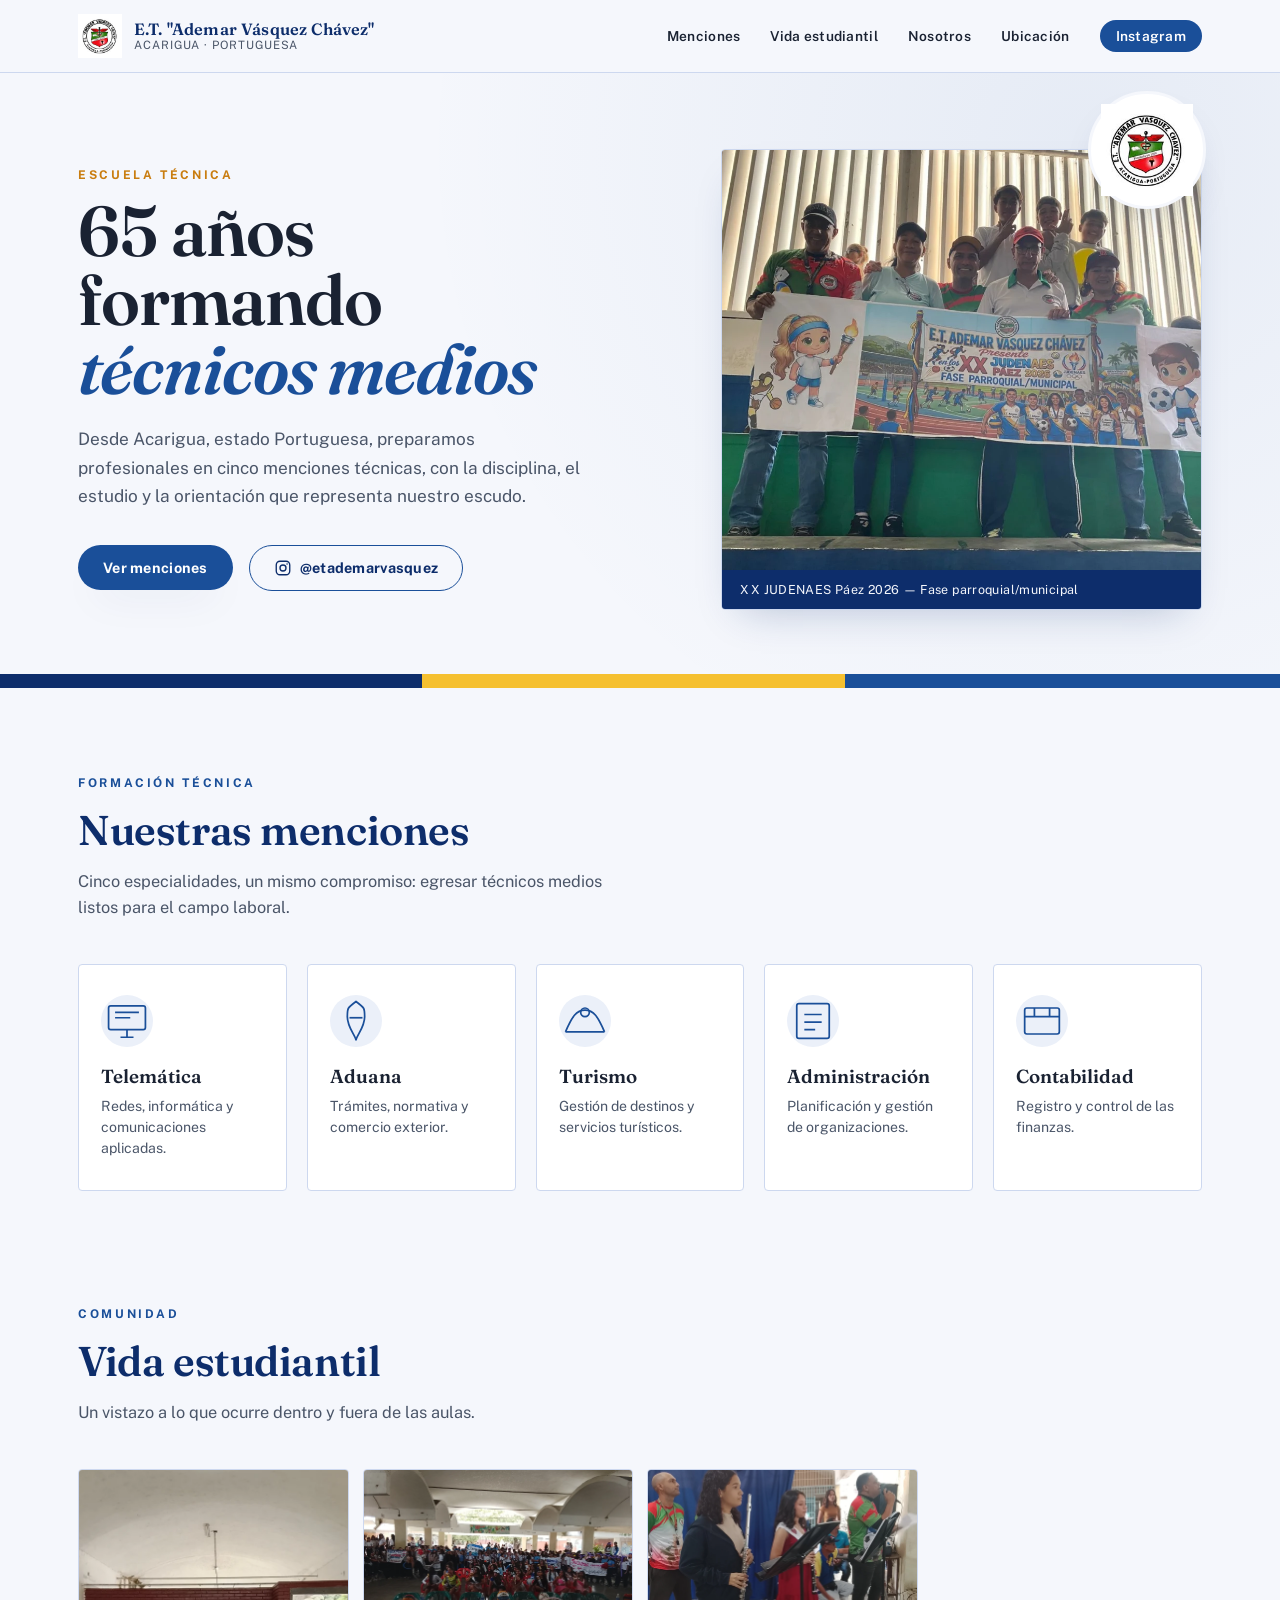
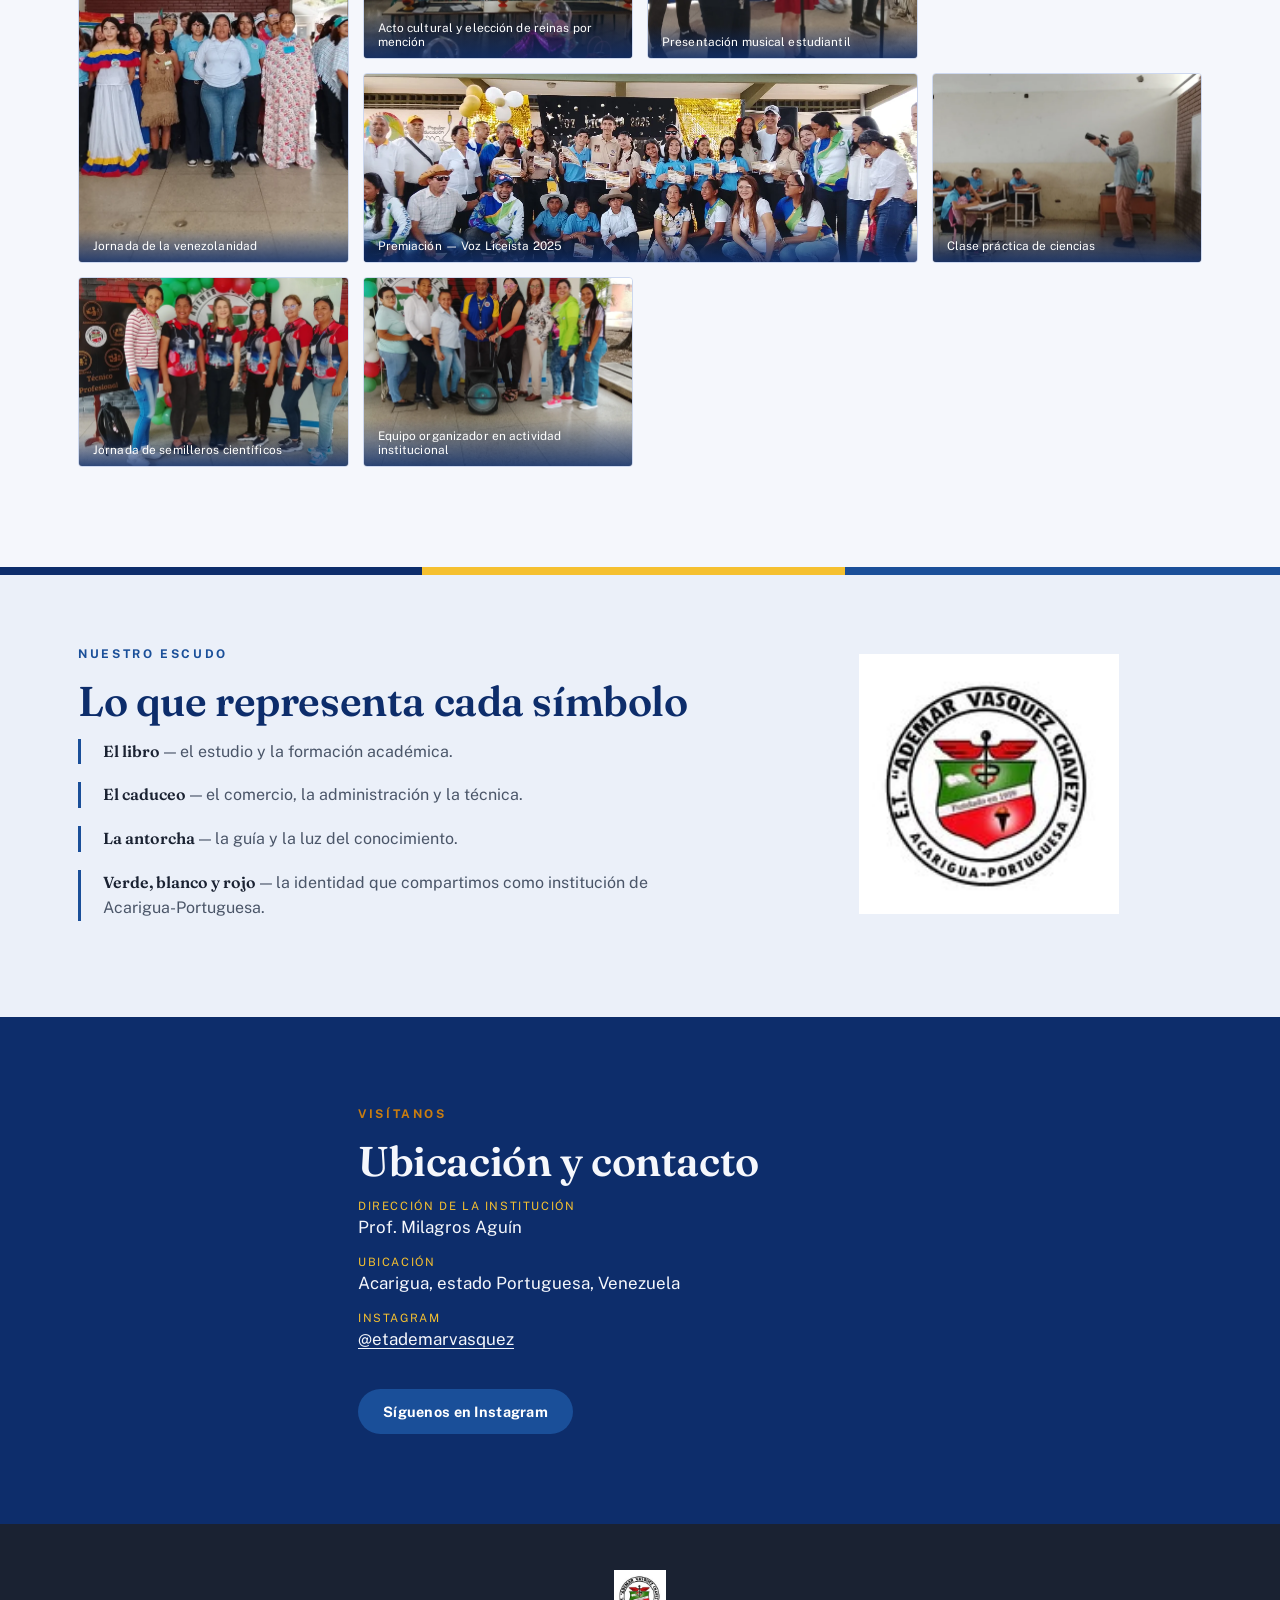
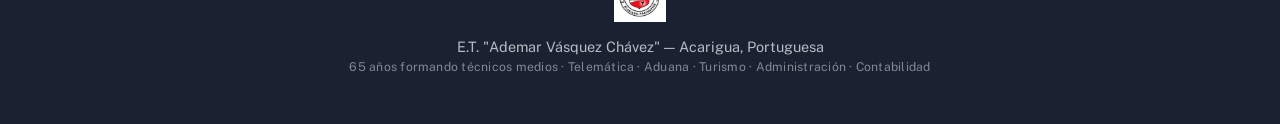
<file: paginas_web_informativas/escuela_técnica_Ademar_Vázquez_Chávez_V2/index.html>
<!DOCTYPE html>
<html lang="es">
<head>
<meta charset="UTF-8">
<meta name="viewport" content="width=device-width, initial-scale=1.0">
<title>E.T. "Ademar Vásquez Chávez" — Acarigua-Portuguesa</title>
<meta name="description" content="Escuela Técnica Ademar Vásquez Chávez, 65 años formando técnicos medios en Acarigua, Portuguesa. Menciones: Telemática, Aduana, Turismo, Administración y Contabilidad.">
<link rel="icon" href="img/logo.png">
<link rel="preconnect" href="https://fonts.googleapis.com">
<link rel="preconnect" href="https://fonts.gstatic.com" crossorigin>
<link href="https://fonts.googleapis.com/css2?family=Fraunces:opsz,wght@9..144,400;9..144,500;9..144,600;9..144,700&family=Public+Sans:wght@400;500;600;700;800&display=swap" rel="stylesheet">
<link rel="stylesheet" href="style.css">
</head>
<body>

<div class="progress-rail" aria-hidden="true"><div class="progress-fill" id="progressFill"></div></div>

<header class="site-header" id="siteHeader">
  <div class="wrap header-inner">
    <a class="brand" href="#top">
      <img src="img/logo.jpg" alt="Escudo E.T. Ademar Vásquez Chávez" class="brand-crest">
      <span class="brand-text">
        <strong>E.T. "Ademar Vásquez Chávez"</strong>
        <em>Acarigua · Portuguesa</em>
      </span>
    </a>
    <button class="nav-toggle" id="navToggle" aria-label="Abrir menú" aria-expanded="false">
      <span></span><span></span><span></span>
    </button>
    <nav class="site-nav" id="siteNav">
      <a href="#menciones">Menciones</a>
      <a href="#vida">Vida estudiantil</a>
      <a href="#nosotros">Nosotros</a>
      <a href="#ubicacion">Ubicación</a>
      <a href="https://www.instagram.com/etademarvasquez/" target="_blank" rel="noopener" class="nav-ig">Instagram</a>
    </nav>
  </div>
</header>

<main id="top">

  <!-- HERO -->
  <section class="hero">
    <div class="wrap hero-inner">
      <div class="hero-copy">
        <p class="eyebrow">Escuela Técnica</p>
        <h1>65 años<br>formando<br><span>técnicos medios</span></h1>
        <p class="hero-lede">Desde Acarigua, estado Portuguesa, preparamos profesionales en cinco menciones técnicas, con la disciplina, el estudio y la orientación que representa nuestro escudo.</p>
        <div class="hero-actions">
          <a href="#menciones" class="btn btn-primary">Ver menciones</a>
          <a href="https://www.instagram.com/etademarvasquez/" target="_blank" rel="noopener" class="btn btn-ghost">
            <svg viewBox="0 0 24 24" width="18" height="18" fill="none" stroke="currentColor" stroke-width="1.8"><rect x="3" y="3" width="18" height="18" rx="5"/><circle cx="12" cy="12" r="4"/><circle cx="17.4" cy="6.6" r="1" fill="currentColor" stroke="none"/></svg>
            @etademarvasquez
          </a>
        </div>
      </div>
      <div class="hero-visual">
        <div class="ribbon-badge">
          <img src="img/logo.jpg" alt="Escudo de la institución">
        </div>
        <figure class="hero-photo">
          <img src="img/4.jpg" alt="Delegación de la escuela en los Juegos Deportivos Nacionales Estudiantiles JUDENAES 2026" loading="eager">
          <figcaption>XX JUDENAES Páez 2026 — Fase parroquial/municipal</figcaption>
        </figure>
      </div>
    </div>
    <div class="banda" role="presentation"></div>
  </section>

  <!-- MENCIONES -->
  <section class="menciones" id="menciones">
    <div class="wrap">
      <p class="eyebrow eyebrow-dark">Formación técnica</p>
      <h2 class="section-title">Nuestras menciones</h2>
      <p class="section-lede">Cinco especialidades, un mismo compromiso: egresar técnicos medios listos para el campo laboral.</p>

      <div class="menciones-grid">
        <article class="mencion-card">
          <span class="mencion-icon" aria-hidden="true">
            <svg viewBox="0 0 48 48" fill="none" stroke="currentColor" stroke-width="1.6"><rect x="7" y="10" width="34" height="22" rx="2"/><path d="M18 39h12M24 32v7"/><path d="M13 16h22M13 21h14"/></svg>
          </span>
          <h3>Telemática</h3>
          <p>Redes, informática y comunicaciones aplicadas.</p>
        </article>

        <article class="mencion-card">
          <span class="mencion-icon" aria-hidden="true">
            <svg viewBox="0 0 48 48" fill="none" stroke="currentColor" stroke-width="1.6"><path d="M24 6c8 6 8 6 8 14 0 10-8 18-8 22-0-4-8-12-8-22 0-8 0-8 8-14Z"/><path d="M18 21h12"/></svg>
          </span>
          <h3>Aduana</h3>
          <p>Trámites, normativa y comercio exterior.</p>
        </article>

        <article class="mencion-card">
          <span class="mencion-icon" aria-hidden="true">
            <svg viewBox="0 0 48 48" fill="none" stroke="currentColor" stroke-width="1.6"><path d="M6 34c6-14 10-20 18-20s12 6 18 20"/><circle cx="24" cy="16" r="4"/><path d="M6 34h36"/></svg>
          </span>
          <h3>Turismo</h3>
          <p>Gestión de destinos y servicios turísticos.</p>
        </article>

        <article class="mencion-card">
          <span class="mencion-icon" aria-hidden="true">
            <svg viewBox="0 0 48 48" fill="none" stroke="currentColor" stroke-width="1.6"><rect x="9" y="8" width="30" height="32" rx="2"/><path d="M16 18h16M16 25h16M16 32h10"/></svg>
          </span>
          <h3>Administración</h3>
          <p>Planificación y gestión de organizaciones.</p>
        </article>

        <article class="mencion-card">
          <span class="mencion-icon" aria-hidden="true">
            <svg viewBox="0 0 48 48" fill="none" stroke="currentColor" stroke-width="1.6"><rect x="8" y="12" width="32" height="24" rx="2"/><path d="M8 20h32M17 12v8M31 12v8"/></svg>
          </span>
          <h3>Contabilidad</h3>
          <p>Registro y control de las finanzas.</p>
        </article>
      </div>
    </div>
  </section>

  <!-- VIDA ESTUDIANTIL -->
  <section class="vida" id="vida">
    <div class="wrap">
      <p class="eyebrow eyebrow-dark">Comunidad</p>
      <h2 class="section-title">Vida estudiantil</h2>
      <p class="section-lede">Un vistazo a lo que ocurre dentro y fuera de las aulas.</p>

      <div class="gallery">
        <figure class="g-item g-tall">
          <img src="img/1.jpg" alt="Estudiantes representando trajes típicos en jornada de la venezolanidad" loading="lazy">
          <figcaption>Jornada de la venezolanidad</figcaption>
        </figure>
        <figure class="g-item">
          <img src="img/2.jpg" alt="Acto estudiantil con bandas y reinas de las especialidades" loading="lazy">
          <figcaption>Acto cultural y elección de reinas por mención</figcaption>
        </figure>
        <figure class="g-item">
          <img src="img/3.jpg" alt="Estudiantes tocando flauta traversa y clarinete en presentación musical" loading="lazy">
          <figcaption>Presentación musical estudiantil</figcaption>
        </figure>
        <figure class="g-item g-wide">
          <img src="img/6.jpg" alt="Estudiantes y docentes en la premiación de Voz Liceísta 2025" loading="lazy">
          <figcaption>Premiación — Voz Liceísta 2025</figcaption>
        </figure>
        <figure class="g-item">
          <img src="img/8.jpg" alt="Docente explicando el uso de un telescopio en el salón de clases" loading="lazy">
          <figcaption>Clase práctica de ciencias</figcaption>
        </figure>
        <figure class="g-item">
          <img src="img/5.jpg" alt="Personal docente en jornada de despliegue territorial de semilleros científicos" loading="lazy">
          <figcaption>Jornada de semilleros científicos</figcaption>
        </figure>
        <figure class="g-item">
          <img src="img/7.jpg" alt="Equipo organizador junto a equipo de sonido en actividad institucional" loading="lazy">
          <figcaption>Equipo organizador en actividad institucional</figcaption>
        </figure>
      </div>
    </div>
  </section>

  <!-- NOSOTROS -->
  <section class="nosotros" id="nosotros">
    <div class="banda banda-thin" role="presentation"></div>
    <div class="wrap nosotros-inner">
      <div class="nosotros-copy">
        <p class="eyebrow eyebrow-dark">Nuestro escudo</p>
        <h2 class="section-title">Lo que representa cada símbolo</h2>
        <ul class="crest-list">
          <li><strong>El libro</strong> — el estudio y la formación académica.</li>
          <li><strong>El caduceo</strong> — el comercio, la administración y la técnica.</li>
          <li><strong>La antorcha</strong> — la guía y la luz del conocimiento.</li>
          <li><strong>Verde, blanco y rojo</strong> — la identidad que compartimos como institución de Acarigua-Portuguesa.</li>
        </ul>
      </div>
      <div class="nosotros-crest">
        <img src="img/logo.jpg" alt="Escudo completo de la E.T. Ademar Vásquez Chávez">
      </div>
    </div>
  </section>

  <!-- UBICACIÓN / CONTACTO -->
  <section class="ubicacion" id="ubicacion">
    <div class="wrap ubicacion-inner">
      <div>
        <p class="eyebrow">Visítanos</p>
        <h2 class="section-title section-title-light">Ubicación y contacto</h2>
        <dl class="contact-list">
          <div>
            <dt>Dirección de la institución</dt>
            <dd>Prof. Milagros Aguín</dd>
          </div>
          <div>
            <dt>Ubicación</dt>
            <dd>Acarigua, estado Portuguesa, Venezuela</dd>
          </div>
          <div>
            <dt>Instagram</dt>
            <dd><a href="https://www.instagram.com/etademarvasquez/" target="_blank" rel="noopener">@etademarvasquez</a></dd>
          </div>
        </dl>
        <a href="https://www.instagram.com/etademarvasquez/" target="_blank" rel="noopener" class="btn btn-primary btn-on-dark">Síguenos en Instagram</a>
      </div>
    </div>
  </section>

</main>

<footer class="site-footer">
  <div class="wrap footer-inner">
    <img src="img/logo.jpg" alt="Escudo E.T. Ademar Vásquez Chávez" class="footer-crest">
    <p>E.T. "Ademar Vásquez Chávez" — Acarigua, Portuguesa</p>
    <p class="footer-fine">65 años formando técnicos medios · Telemática · Aduana · Turismo · Administración · Contabilidad</p>
  </div>
</footer>

<script src="script.js"></script>
</body>
</html>
</file>
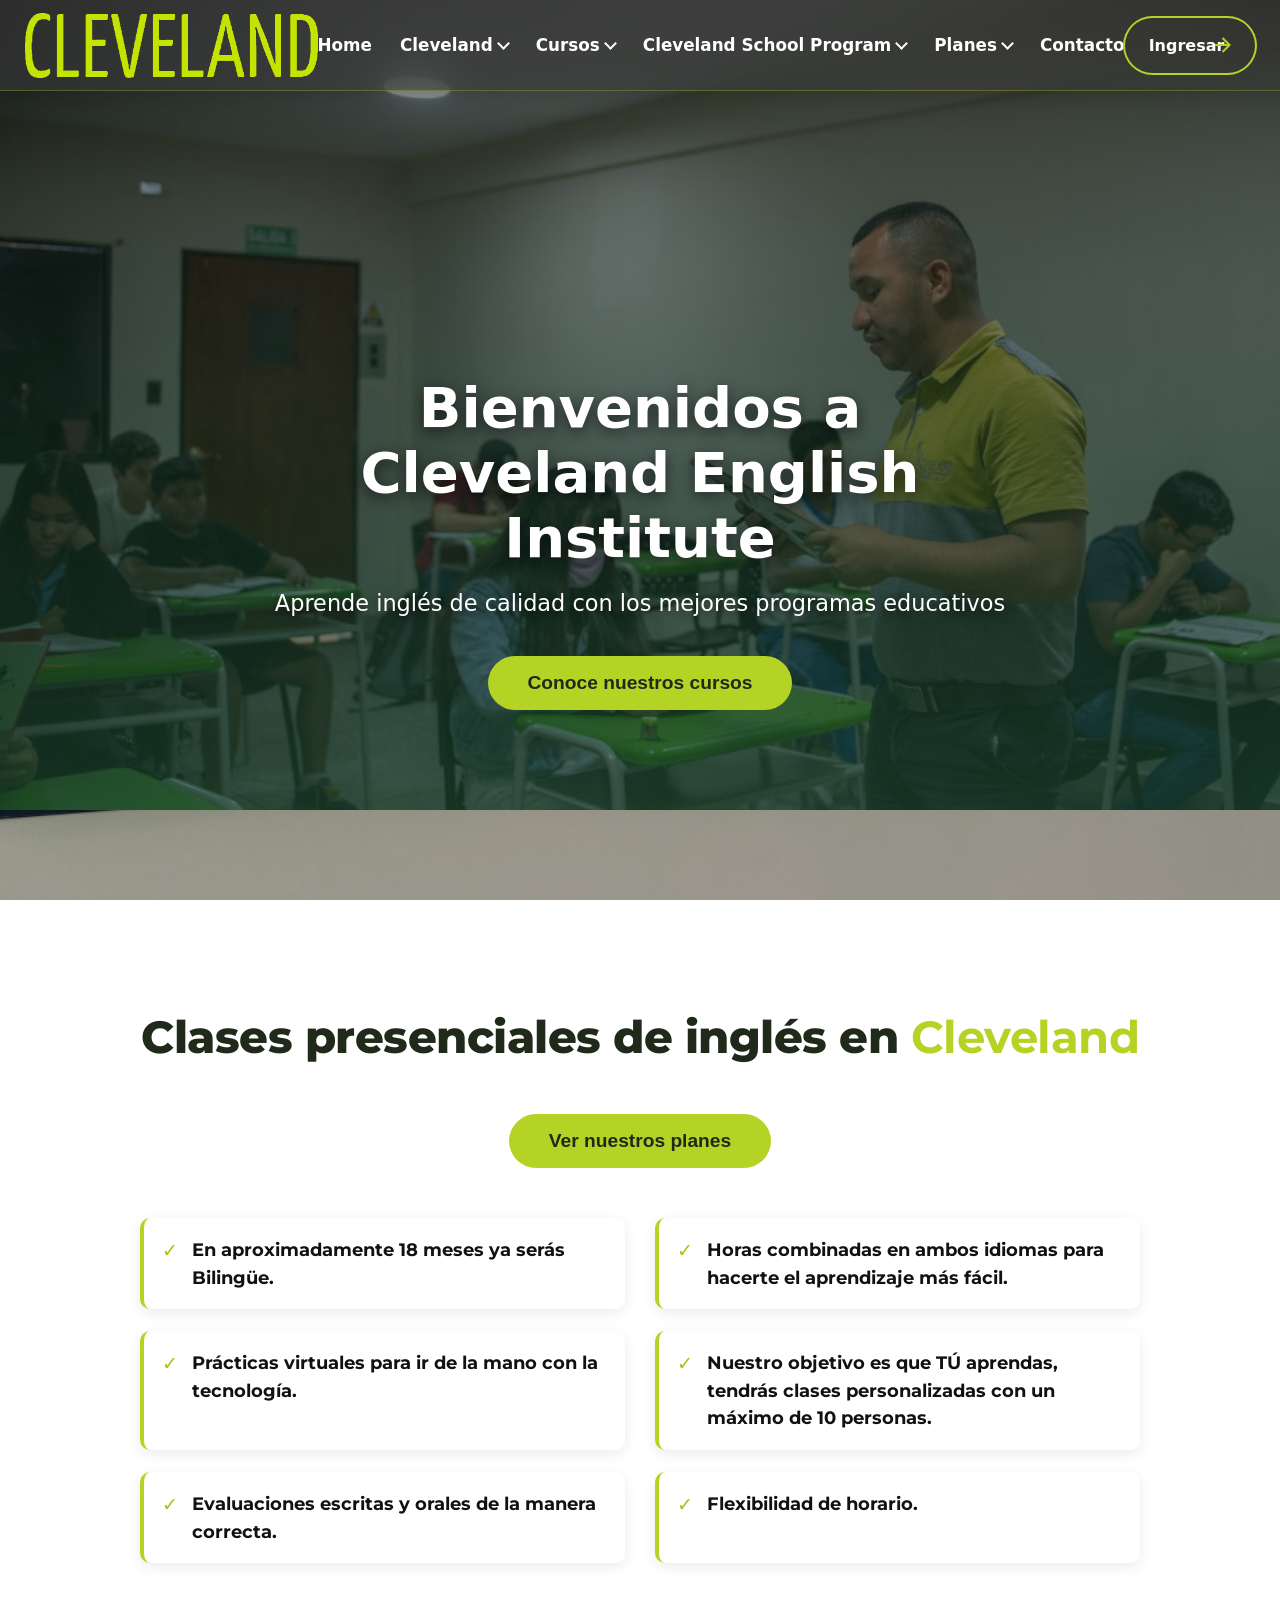
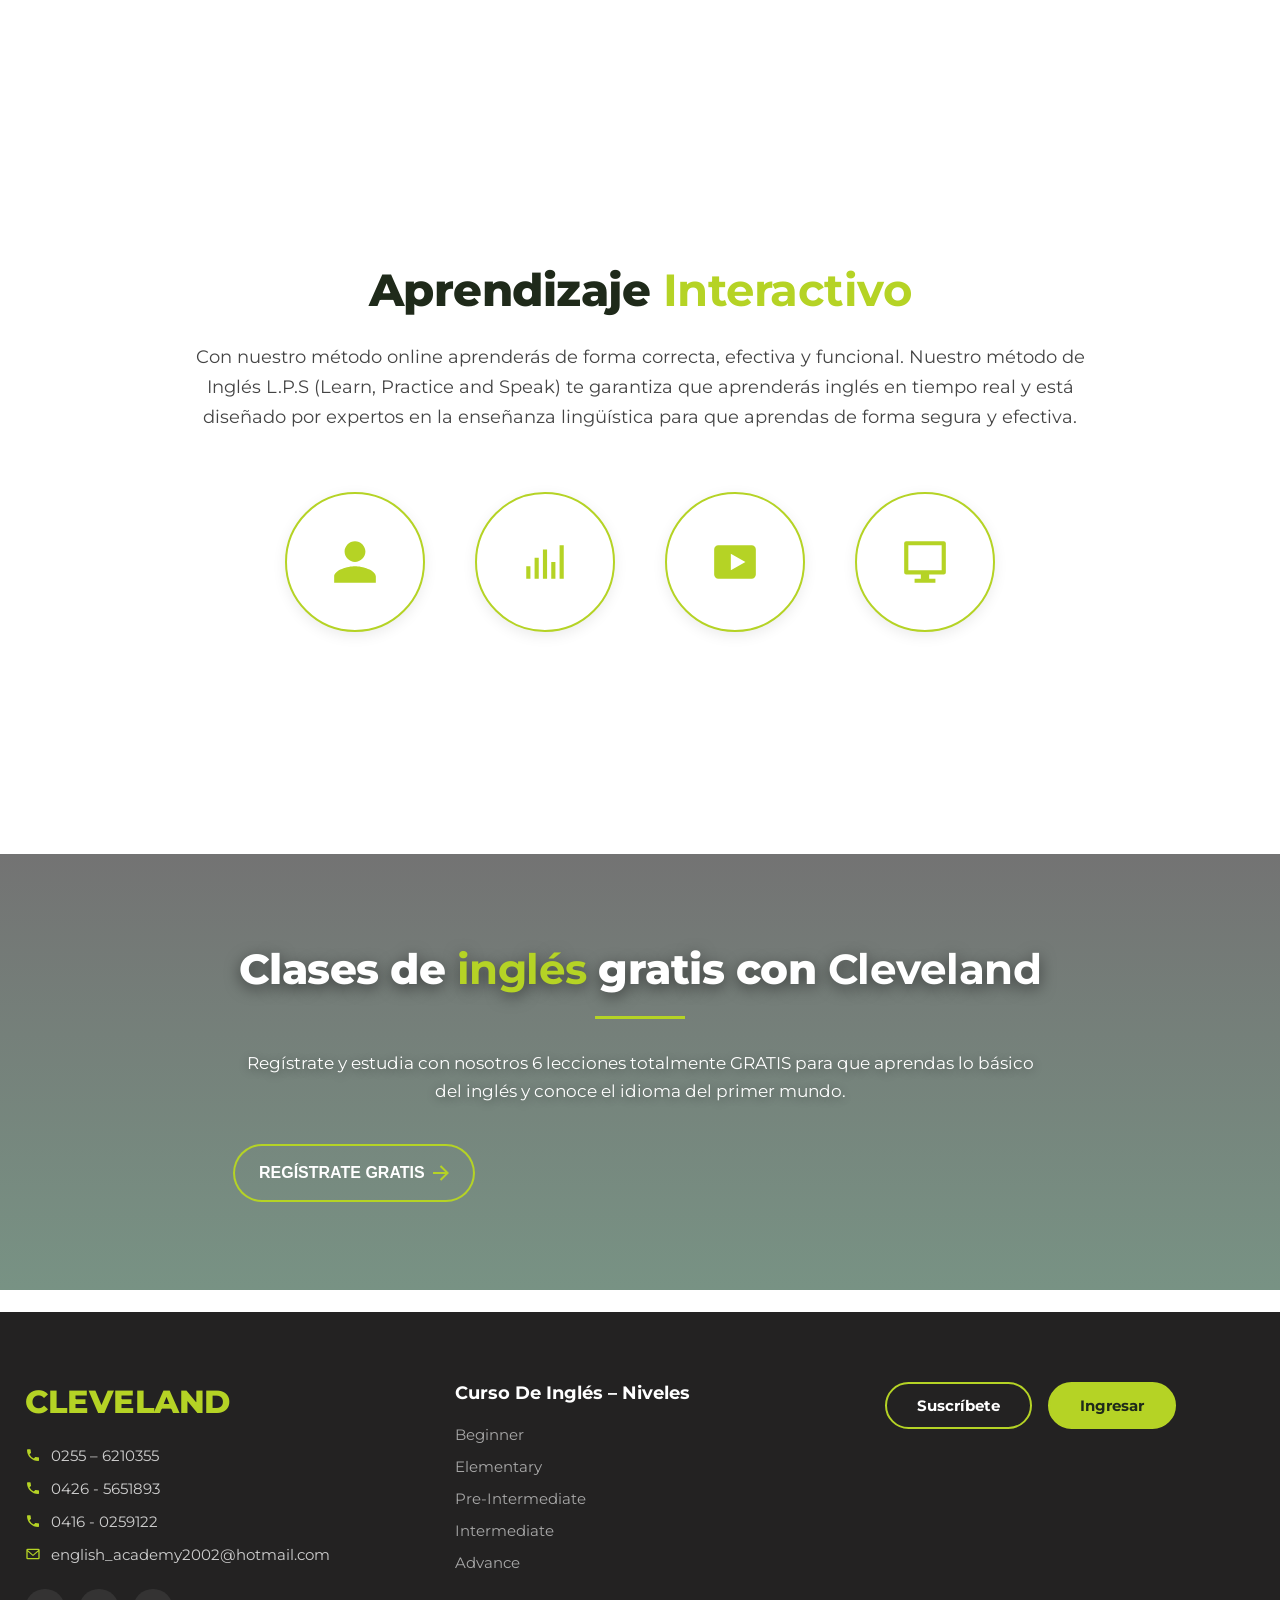
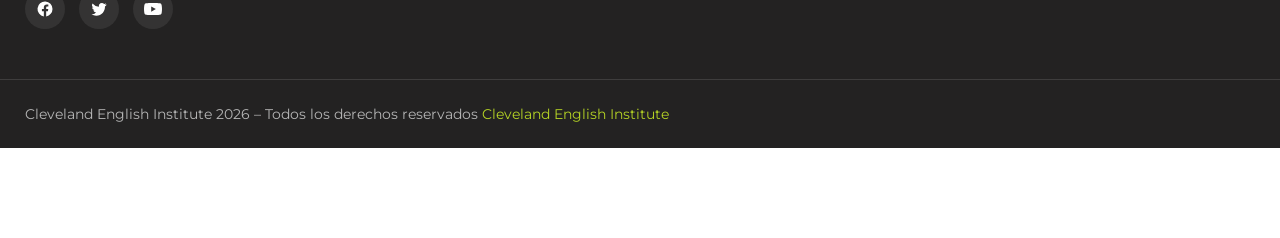
<file: paginas_web_informativas/PAGINA_WEB_CLEVELAND/index.html>
<!DOCTYPE html>
<html lang="es">
<head>
    <meta charset="UTF-8">
    <meta name="viewport" content="width=device-width, initial-scale=1.0">
    <title>Cleveland - School Program</title>
    <link rel="preconnect" href="https://fonts.googleapis.com">
    <link rel="preconnect" href="https://fonts.gstatic.com" crossorigin>
    <link href="https://fonts.googleapis.com/css2?family=EB+Garamond:ital,wght@0,400..800;1,400..800&family=Lato:ital,wght@0,100;0,300;0,400;0,700;0,900;1,100;1,300;1,400;1,700;1,900&family=Montserrat:ital,wght@0,100..900;1,100..900&family=Playfair+Display:ital,wght@0,400..900;1,400..900&family=Playwrite+ES:wght@100..400&family=Playwrite+NO:wght@100..400&family=Playwrite+US+Modern:wght@100..400&family=Roboto+Mono:ital,wght@0,100..700;1,100..700&display=swap" rel="stylesheet">
    <link rel="stylesheet" href="style.css">
</head>
<body>
    <!-- NAV -->
    <nav class="main-nav"></nav>

    <!-- HERO -->
    <section class="hero">
        <div class="hero-overlay">
            <div class="hero-content">
                <h1>Bienvenidos a Cleveland English Institute</h1>
                <p>Aprende inglés de calidad con los mejores programas educativos</p>
                <a href="../PAGINA_WEB_CLEVELAND/cursos/beginner.html"><button class="hero-button">Conoce nuestros cursos</button></a>
            </div>
        </div>
    </section>

    <section class="classes-section">
        <div class="classes-content-overlay">
            <h2>Clases presenciales de inglés en <strong>Cleveland</strong></h2>
            
            <article class="split-container">
                <div class="button-wrapper">
                    <a href="../PAGINA_WEB_CLEVELAND/planes/planes.html">
                    <button class="hero-button">Ver nuestros planes</button>
                    </a>
                </div>
    
                <ul class="text-features-list">
                    <li>En aproximadamente 18 meses ya serás Bilingüe.</li>
                    <li>Horas combinadas en ambos idiomas para hacerte el aprendizaje más fácil.</li>
                    <li>Prácticas virtuales para ir de la mano con la tecnología.</li>
                    <li>Nuestro objetivo es que TÚ aprendas, tendrás clases personalizadas con un máximo de 10 personas.</li>
                    <li>Evaluaciones escritas y orales de la manera correcta.</li>
                    <li>Flexibilidad de horario.</li>
                </ul>
            </article>
        </div>
    </section>

    <main>
        <section class="interactive-section">
            <div class="interactive-content">
                <h2>Aprendizaje <strong>Interactivo</strong></h2>
                <p class="interactive-text">
                    Con nuestro método online aprenderás de forma correcta, efectiva y funcional. Nuestro método de Inglés L.P.S (Learn, Practice and Speak) te garantiza que aprenderás inglés en tiempo real y está diseñado por expertos en la enseñanza lingüística para que aprendas de forma segura y efectiva.
                </p>

                <div class="icon-circles">
                    <div class="icon-item">
                        <div class="icon-circle">
                            <svg viewBox="0 0 24 24" xmlns="http://www.w3.org/2000/svg">
                                <path d="M12 12c2.7 0 5-2.3 5-5s-2.3-5-5-5-5 2.3-5 5 2.3 5 5 5zm0 2c-3.3 0-10 1.7-10 5v3h20v-3c0-3.3-6.7-5-10-5z"></path>
                            </svg>
                        </div>
                        <div class="icon-info">
                            <h3>Asesor Online</h3>
                            <p>Con el chat en línea siempre podrás acudir a nuestros asesores para recibir asesoría educativa en cualquiera de nuestras lecciones.</p>
                        </div>
                    </div>

                    <div class="icon-item">
                        <div class="icon-circle">
                            <svg viewBox="0 0 24 24" xmlns="http://www.w3.org/2000/svg">
                                <path d="M3 20h2v-6H3v6zm4 0h2v-10H7v10zm4 0h2v-14h-2v14zm4 0h2v-8h-2v8zm4 0h2v-16h-2v16z"></path>
                            </svg>
                        </div>
                        <div class="icon-info">
                            <h3>Niveles de Inglés</h3>
                            <p>Ofrecemos 5 niveles adaptados a tus necesidades. Cada uno aporta la carga lingüística apropiada para que el aprendizaje sea conciso y de forma ascendente.</p>
                        </div>
                    </div>

                    <div class="icon-item">
                        <div class="icon-circle">
                            <svg viewBox="0 0 24 24" xmlns="http://www.w3.org/2000/svg">
                                <path d="M4 4h16a2 2 0 0 1 2 2v12a2 2 0 0 1-2 2H4a2 2 0 0 1-2-2V6a2 2 0 0 1 2-2zm6 4v8l7-4-7-4z"></path>
                            </svg>
                        </div>
                        <div class="icon-info">
                            <h3>Videos</h3>
                            <p>Nuestros videos contienen preguntas interactivas que hacen que respondas a medida que se van dando las explicaciones.</p>
                        </div>
                    </div>

                    <div class="icon-item">
                        <div class="icon-circle">
                            <svg viewBox="0 0 24 24" xmlns="http://www.w3.org/2000/svg">
                                <path d="M21 2H3a1 1 0 0 0-1 1v14a1 1 0 0 0 1 1h7v2H7v2h10v-2h-3v-2h7a1 1 0 0 0 1-1V3a1 1 0 0 0-1-1zm-1 14H4V4h16v12z"></path>
                            </svg>
                        </div>
                        <div class="icon-info">
                            <h3>Lecciones interactivas</h3>
                            <p>Diseñadas de forma práctica y sencilla, aportan explicaciones gramaticales, vocabulario y comprensión auditiva.</p>
                        </div>
                    </div>
                </div>
            </div>
        </section>

        <section class="free-classes-section">
            <div class="free-classes-overlay">
                <div class="free-classes-content">
                    <h2>Clases de <strong>inglés</strong> gratis con <strong>Cleveland</strong></h2>
                    <div class="free-classes-divider"></div>
                    <p>Regístrate y estudia con nosotros 6 lecciones totalmente GRATIS para que aprendas lo básico del inglés y conoce el idioma del primer mundo.</p>

                    <button class="animated-button">
                        <svg viewBox="0 0 24 24" class="arr-2" xmlns="http://www.w3.org/2000/svg">
                            <path d="M16.1716 10.9999L10.8076 5.63589L12.2218 4.22168L20 11.9999L12.2218 19.778L10.8076 18.3638L16.1716 12.9999H4V10.9999H16.1716Z"></path>
                        </svg>
                        <span class="text">REGÍSTRATE GRATIS</span>
                        <span class="circle"></span>
                        <svg viewBox="0 0 24 24" class="arr-1" xmlns="http://www.w3.org/2000/svg">
                            <path d="M16.1716 10.9999L10.8076 5.63589L12.2218 4.22168L20 11.9999L12.2218 19.778L10.8076 18.3638L16.1716 12.9999H4V10.9999H16.1716Z"></path>
                        </svg>
                    </button>
                </div>
            </div>
        </section>
    </main>

    <!-- FOOTER -->
    <footer class="site-footer"></footer>

    <script src="script.js"></script>
</body>
</html>
</file>
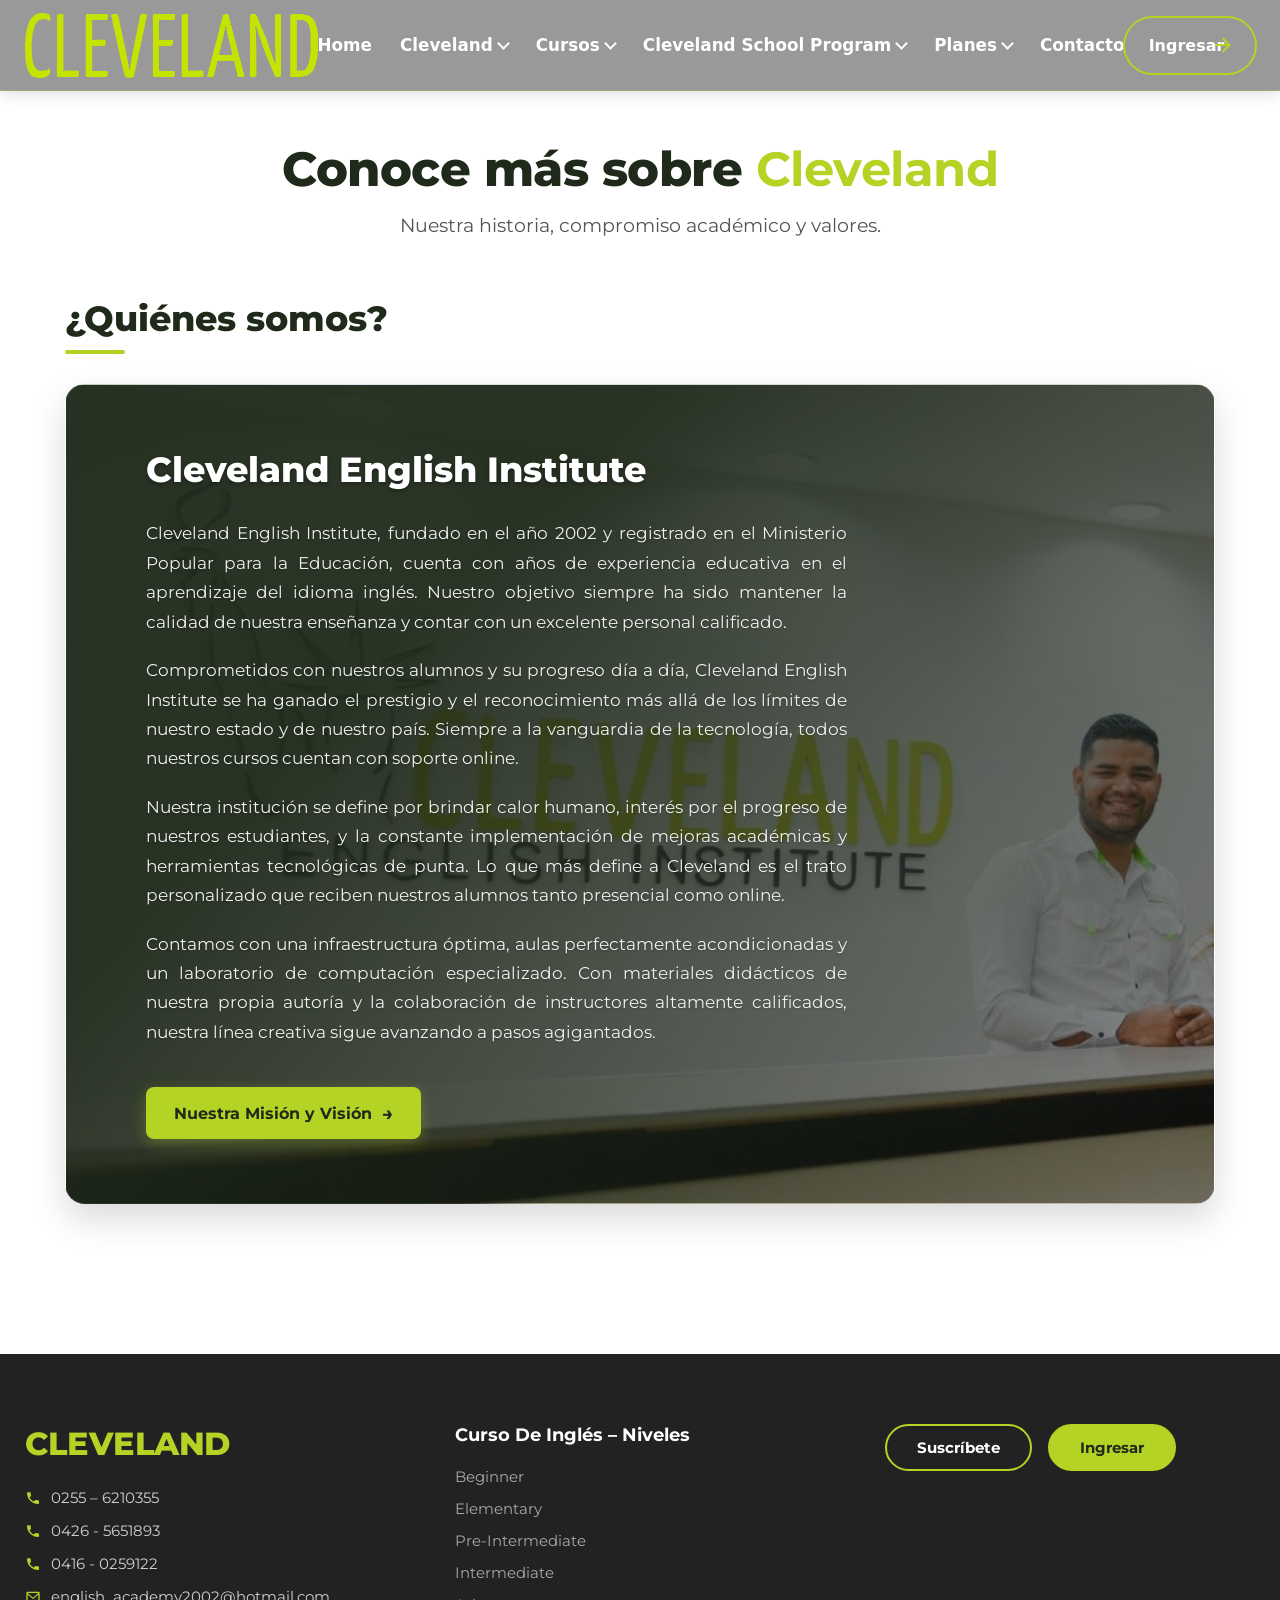
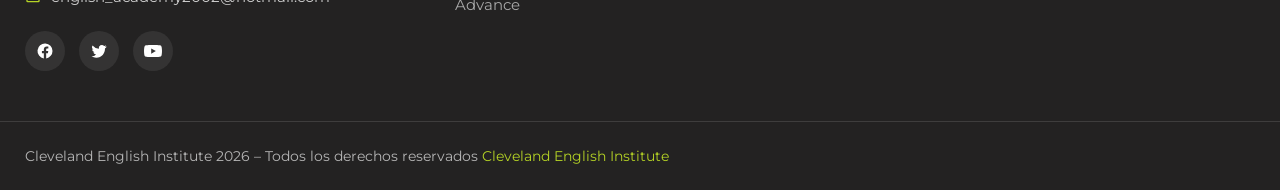
<file: paginas_web_informativas/PAGINA_WEB_CLEVELAND/about_us/about_us.html>
<!DOCTYPE html>
<html lang="es">
<head>
    <meta charset="UTF-8">
    <meta name="viewport" content="width=device-width, initial-scale=1.0">
    <title>Cleveland - ¿Quiénes Somos?</title>
    <link rel="preconnect" href="https://fonts.googleapis.com">
    <link rel="preconnect" href="https://fonts.gstatic.com" crossorigin>
    <link href="https://fonts.googleapis.com/css2?family=Montserrat:ital,wght@0,100..900;1,100..900&display=swap" rel="stylesheet">
    <!-- Vinculamos el CSS principal y el específico de esta sección -->
    <link rel="stylesheet" href="../style.css">
    <link rel="stylesheet" href="about_us.css">
</head>
<body>
    <nav class="main-nav"></nav>

    <!-- MAIN SECTIONS -->
    <main class="about-container">
        <header class="about-header">
            <h1>Conoce más sobre <strong>Cleveland</strong></h1>
            <p>Nuestra historia, compromiso académico y valores.</p>
        </header>

        <!-- SECCIÓN ¿QUIÉNES SOMOS? - UNA CARD HORIZONTAL TOTALMENTE EXPANSIVA -->
        <section class="about-section">
            <h2>¿Quiénes somos?</h2>
            <div class="section-divider"></div>
            
            <div class="cards-wrapper-grid">
                <div class="card-wide">
                    <!-- Contenedor lateral izquierdo de la imagen (Oculto por CSS en el diseño Hero) -->
                    <div class="image-container-wide">
                        <img class="image" src="../img/293803210_716903306292406_424703020826394018_n-1024x981.jpg" alt="Instalaciones de Cleveland English Institute">
                    </div>
                    
                    <!-- Contenedor del contenido -->
                    <div class="content-wide">
                        <a href="#">
                            <span class="title-wide">Cleveland English Institute</span>
                        </a>
                        
                        <div class="desc-wide">
                            <p>Cleveland English Institute, fundado en el año 2002 y registrado en el Ministerio Popular para la Educación, cuenta con años de experiencia educativa en el aprendizaje del idioma inglés. Nuestro objetivo siempre ha sido mantener la calidad de nuestra enseñanza y contar con un excelente personal calificado.</p>
                            
                            <p>Comprometidos con nuestros alumnos y su progreso día a día, Cleveland English Institute se ha ganado el prestigio y el reconocimiento más allá de los límites de nuestro estado y de nuestro país. Siempre a la vanguardia de la tecnología, todos nuestros cursos cuentan con soporte online.</p>
                            
                            <p>Nuestra institución se define por brindar calor humano, interés por el progreso de nuestros estudiantes, y la constante implementación de mejoras académicas y herramientas tecnológicas de punta. Lo que más define a Cleveland es el trato personalizado que reciben nuestros alumnos tanto presencial como online.</p>
                            
                            <p>Contamos con una infraestructura óptima, aulas perfectamente acondicionadas y un laboratorio de computación especializado. Con materiales didácticos de nuestra propia autoría y la colaboración de instructores altamente calificados, nuestra línea creativa sigue avanzando a pasos agigantados.</p>
                        </div>
                        
                        <!-- BOTÓN ACTUALIZADO -->
                        <a class="action-wide" href="../about_us/mision_vision.html">
                            Nuestra Misión y Visión <span aria-hidden="true">→</span>
                        </a>
                    </div>
                </div>
            </div>
        </section>

        
    </main>

    <footer class="site-footer"></footer>

    <script src="../script.js"></script>

</body>
</html>
</file>
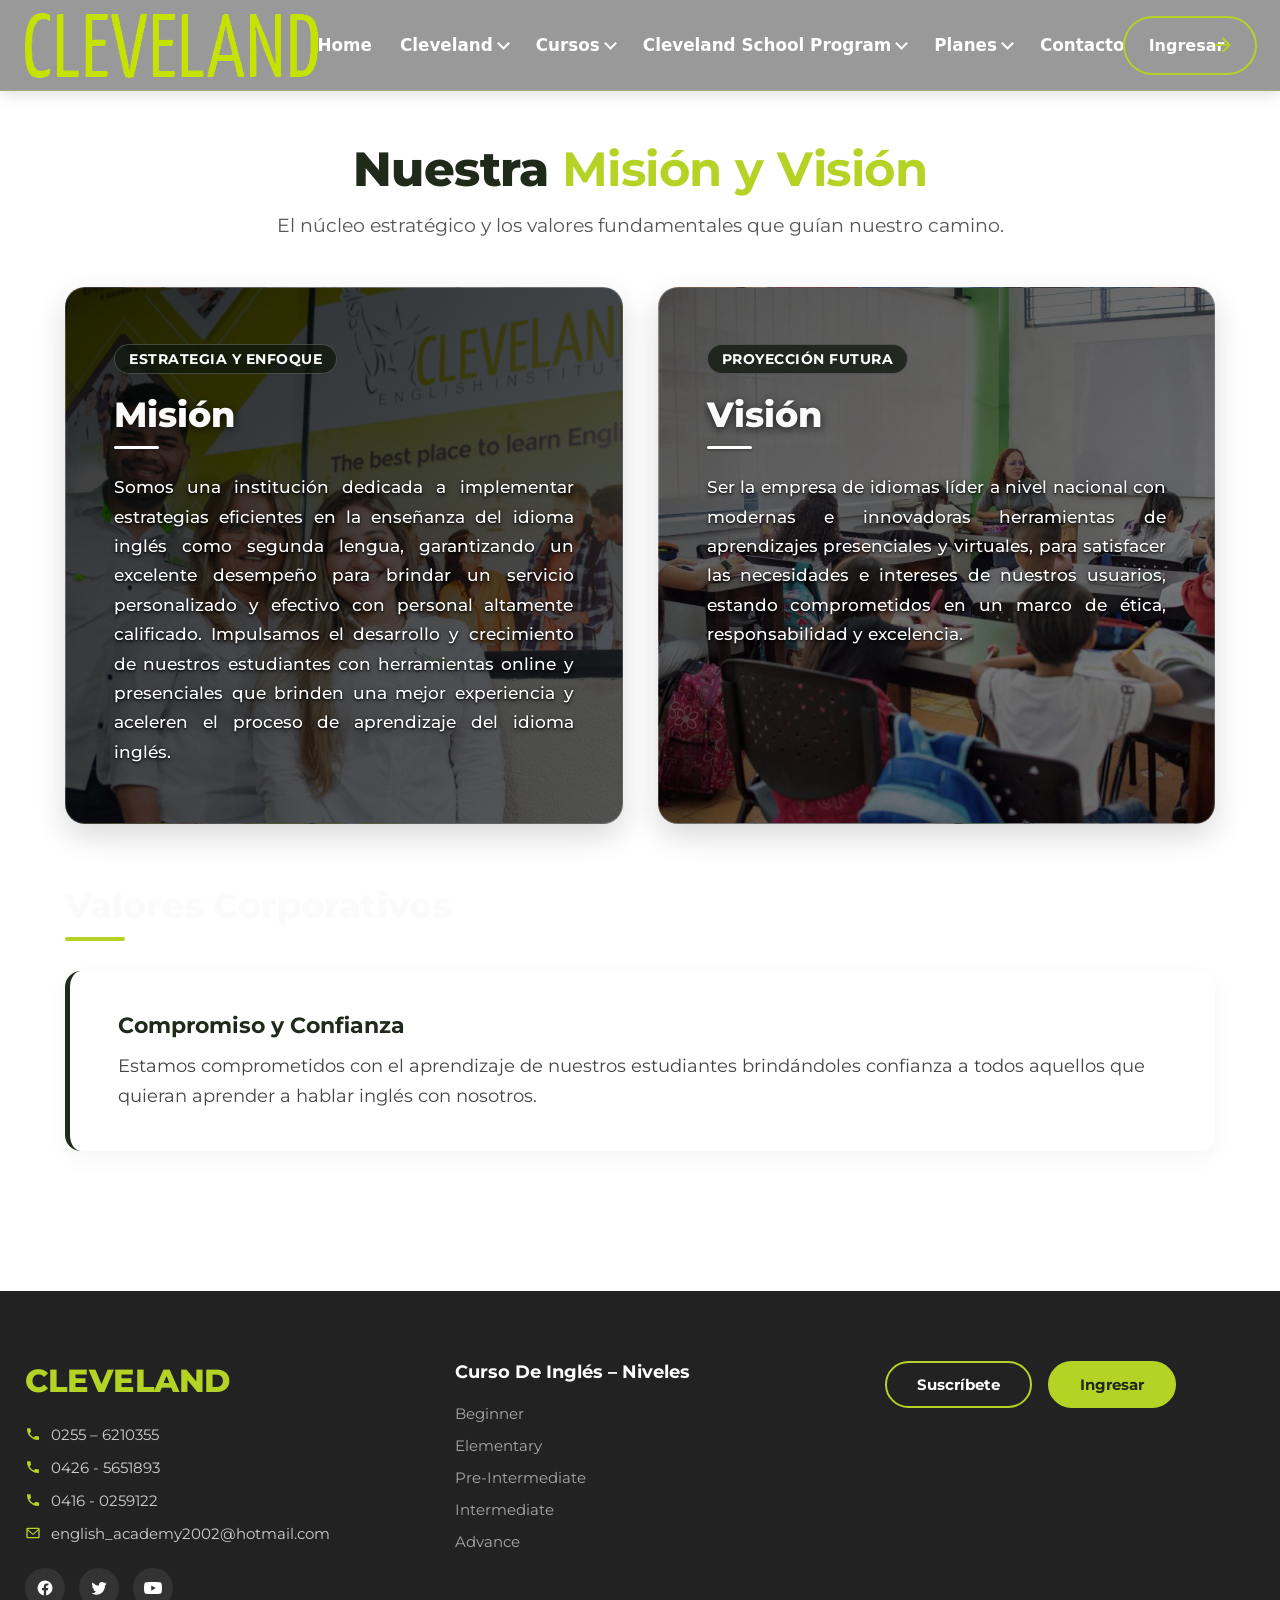
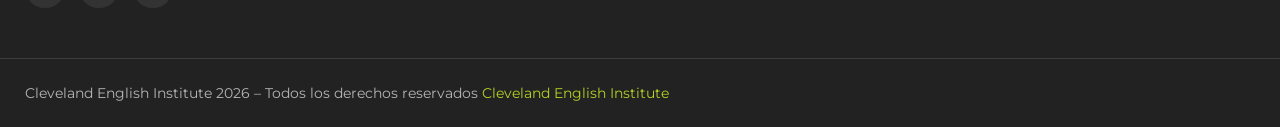
<file: paginas_web_informativas/PAGINA_WEB_CLEVELAND/about_us/mision_vision.html>
<!DOCTYPE html>
<html lang="es">
<head>
    <meta charset="UTF-8">
    <meta name="viewport" content="width=device-width, initial-scale=1.0">
    <title>Cleveland - Misión y Visión</title>
    <link rel="preconnect" href="https://fonts.googleapis.com">
    <link rel="preconnect" href="https://fonts.gstatic.com" crossorigin>
    <link href="https://fonts.googleapis.com/css2?family=Montserrat:ital,wght@0,100..900;1,100..900&display=swap" rel="stylesheet">
    <!-- Vinculamos el CSS principal y el específico de esta sección -->
    <link rel="stylesheet" href="../style.css">
    <link rel="stylesheet" href="mision_vision.css">
</head>
<body>
    <nav class="main-nav"></nav>

    <!-- CONTENIDO PRINCIPAL -->
    <main class="about-container">
        <header class="about-header">
            <h1>Nuestra <strong>Misión y Visión</strong></h1>
            <p>El núcleo estratégico y los valores fundamentales que guían nuestro camino.</p>
        </header>

        <!-- SECCIÓN DE MISIÓN Y VISIÓN EN GRID DINÁMICO DE CARDS -->
        <section class="about-section">
            <div class="mv-cards-container">
                
                <!-- CARD: MISIÓN -->
                <div class="mv-card-hero mision-bg">
                    <div class="mv-card-content">
                        <span class="mv-card-badge">Estrategia y Enfoque</span>
                        <h2 class="mv-card-title">Misión</h2>
                        <div class="mv-divider"></div>
                        <p class="mv-card-desc">
                            Somos una institución dedicada a implementar estrategias eficientes en la enseñanza del idioma inglés como segunda lengua, garantizando un excelente desempeño para brindar un servicio personalizado y efectivo con personal altamente calificado. Impulsamos el desarrollo y crecimiento de nuestros estudiantes con herramientas online y presenciales que brinden una mejor experiencia y aceleren el proceso de aprendizaje del idioma inglés.
                        </p>
                    </div>
                </div>

                <!-- CARD: VISIÓN -->
                <div class="mv-card-hero vision-bg">
                    <div class="mv-card-content">
                        <span class="mv-card-badge">Proyección Futura</span>
                        <h2 class="mv-card-title">Visión</h2>
                        <div class="mv-divider"></div>
                        <p class="mv-card-desc">
                            Ser la empresa de idiomas líder a nivel nacional con modernas e innovadoras herramientas de aprendizajes presenciales y virtuales, para satisfacer las necesidades e intereses de nuestros usuarios, estando comprometidos en un marco de ética, responsabilidad y excelencia.
                        </p>
                    </div>
                </div>

            </div>
        </section>

        <!-- SECCIÓN: VALORES CORPORATIVOS -->
        <section class="about-section">
            <h2>Valores Corporativos</h2>
            <div class="section-divider"></div>
            
            <div class="values-card-wide">
                <div class="values-content">
                    <h3 class="values-title">Compromiso y Confianza</h3>
                    <p class="values-desc">
                        Estamos comprometidos con el aprendizaje de nuestros estudiantes brindándoles confianza a todos aquellos que quieran aprender a hablar inglés con nosotros.
                    </p>
                    <div class="values-footer-line"></div>
                </div>
            </div>
        </section>
    </main>

    <footer class="site-footer"></footer>



    <script src="../script.js"></script> 
</body>
</html>
</file>
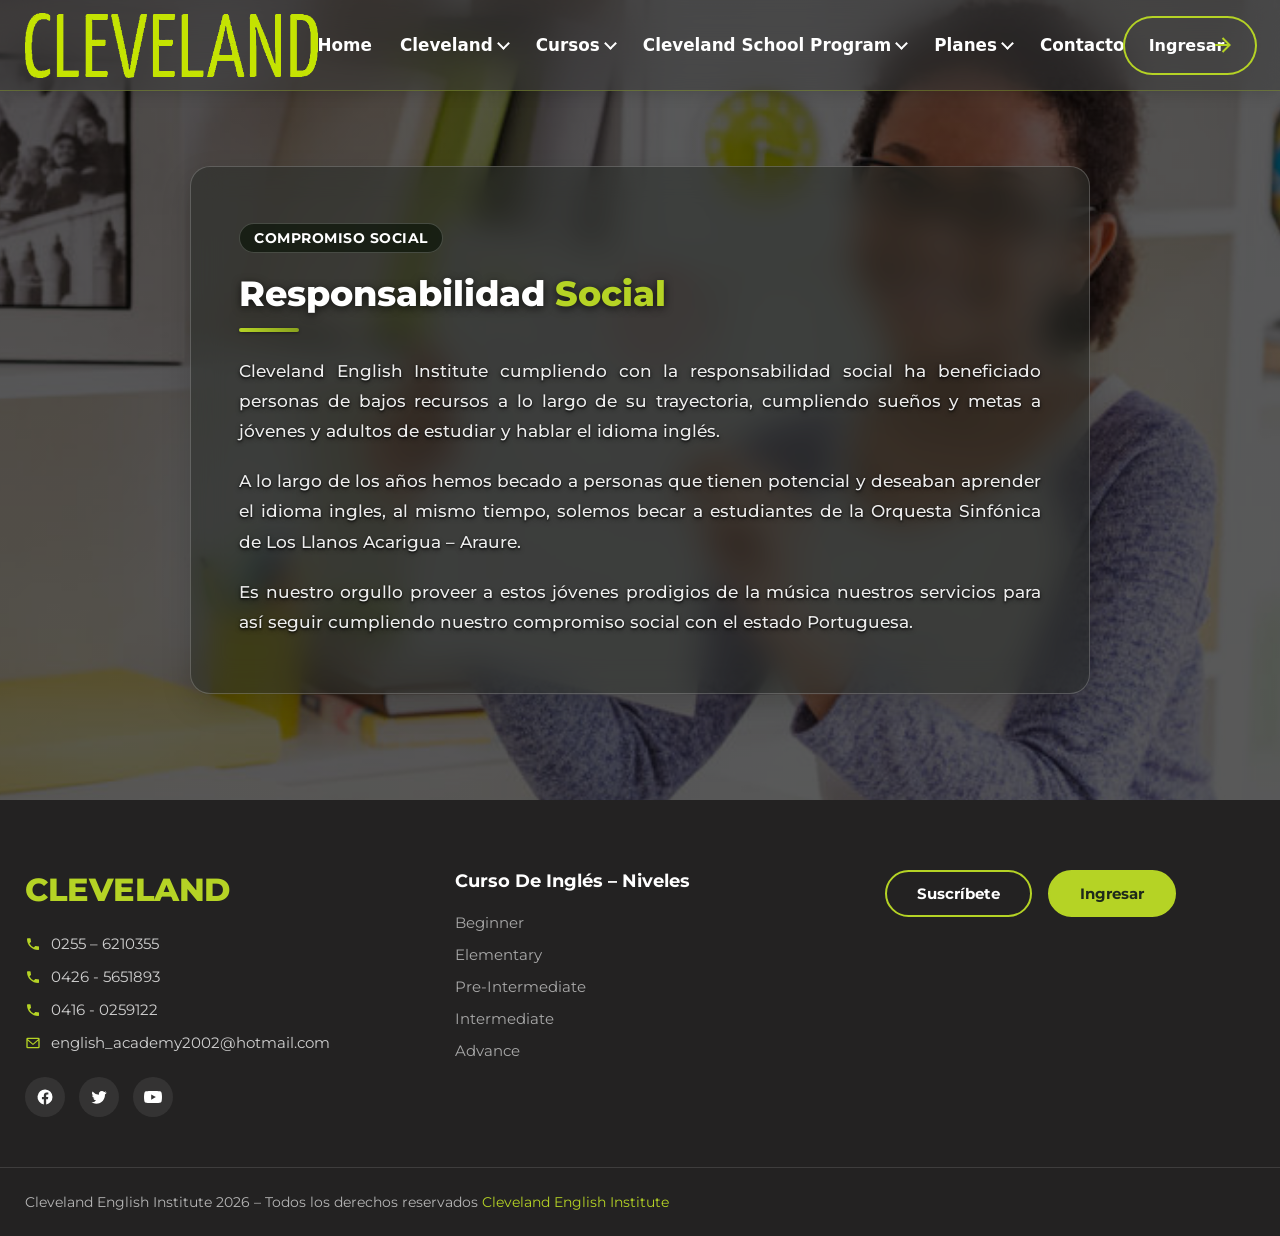
<file: paginas_web_informativas/PAGINA_WEB_CLEVELAND/about_us/responsabilidad.html>
<!DOCTYPE html>
<html lang="es">
<head>
    <meta charset="UTF-8">
    <meta name="viewport" content="width=device-width, initial-scale=1.0">
    <title>Cleveland - Responsabilidad Social</title>
    <link rel="preconnect" href="https://fonts.googleapis.com">
    <link rel="preconnect" href="https://fonts.gstatic.com" crossorigin>
    <link href="https://fonts.googleapis.com/css2?family=Montserrat:ital,wght@0,100..900;1,100..900&display=swap" rel="stylesheet">
    <link rel="stylesheet" href="../style.css">
    <link rel="stylesheet" href="responsabilidad.css">
</head>
<body>
    <nav class="main-nav"></nav>

    <!-- CONTENIDO PRINCIPAL -->
    <main class="about-container">
        <section class="responsabilidad-social-section">
            <div class="social-wrapper-simple">
                <!-- Card estilo mision_vision sin imagen -->
                <div class="mv-card-hero responsabilidad-bg">
                    <div class="mv-card-content">
                        <span class="mv-card-badge">Compromiso Social</span>
                        <h1 class="mv-card-title">Responsabilidad <span>Social</span></h1>
                        <div class="mv-divider"></div>
                        <p class="mv-card-desc">Cleveland English Institute cumpliendo con la responsabilidad social ha beneficiado personas de bajos recursos a lo largo de su trayectoria, cumpliendo sueños y metas a jóvenes y adultos de estudiar y hablar el idioma inglés.</p>
                        <p class="mv-card-desc">A lo largo de los años hemos becado a personas que tienen potencial y deseaban aprender el idioma ingles, al mismo tiempo, solemos becar a estudiantes de la Orquesta Sinfónica de Los Llanos Acarigua – Araure.</p>
                        <p class="mv-card-desc">Es nuestro orgullo proveer a estos jóvenes prodigios de la música nuestros servicios para así seguir cumpliendo nuestro compromiso social con el estado Portuguesa.</p>
                    </div>
                </div>
            </div>
        </section>
    </main>

    <footer class="site-footer"></footer>

    <script src="../script.js"></script> 
</body>
</html>
</file>
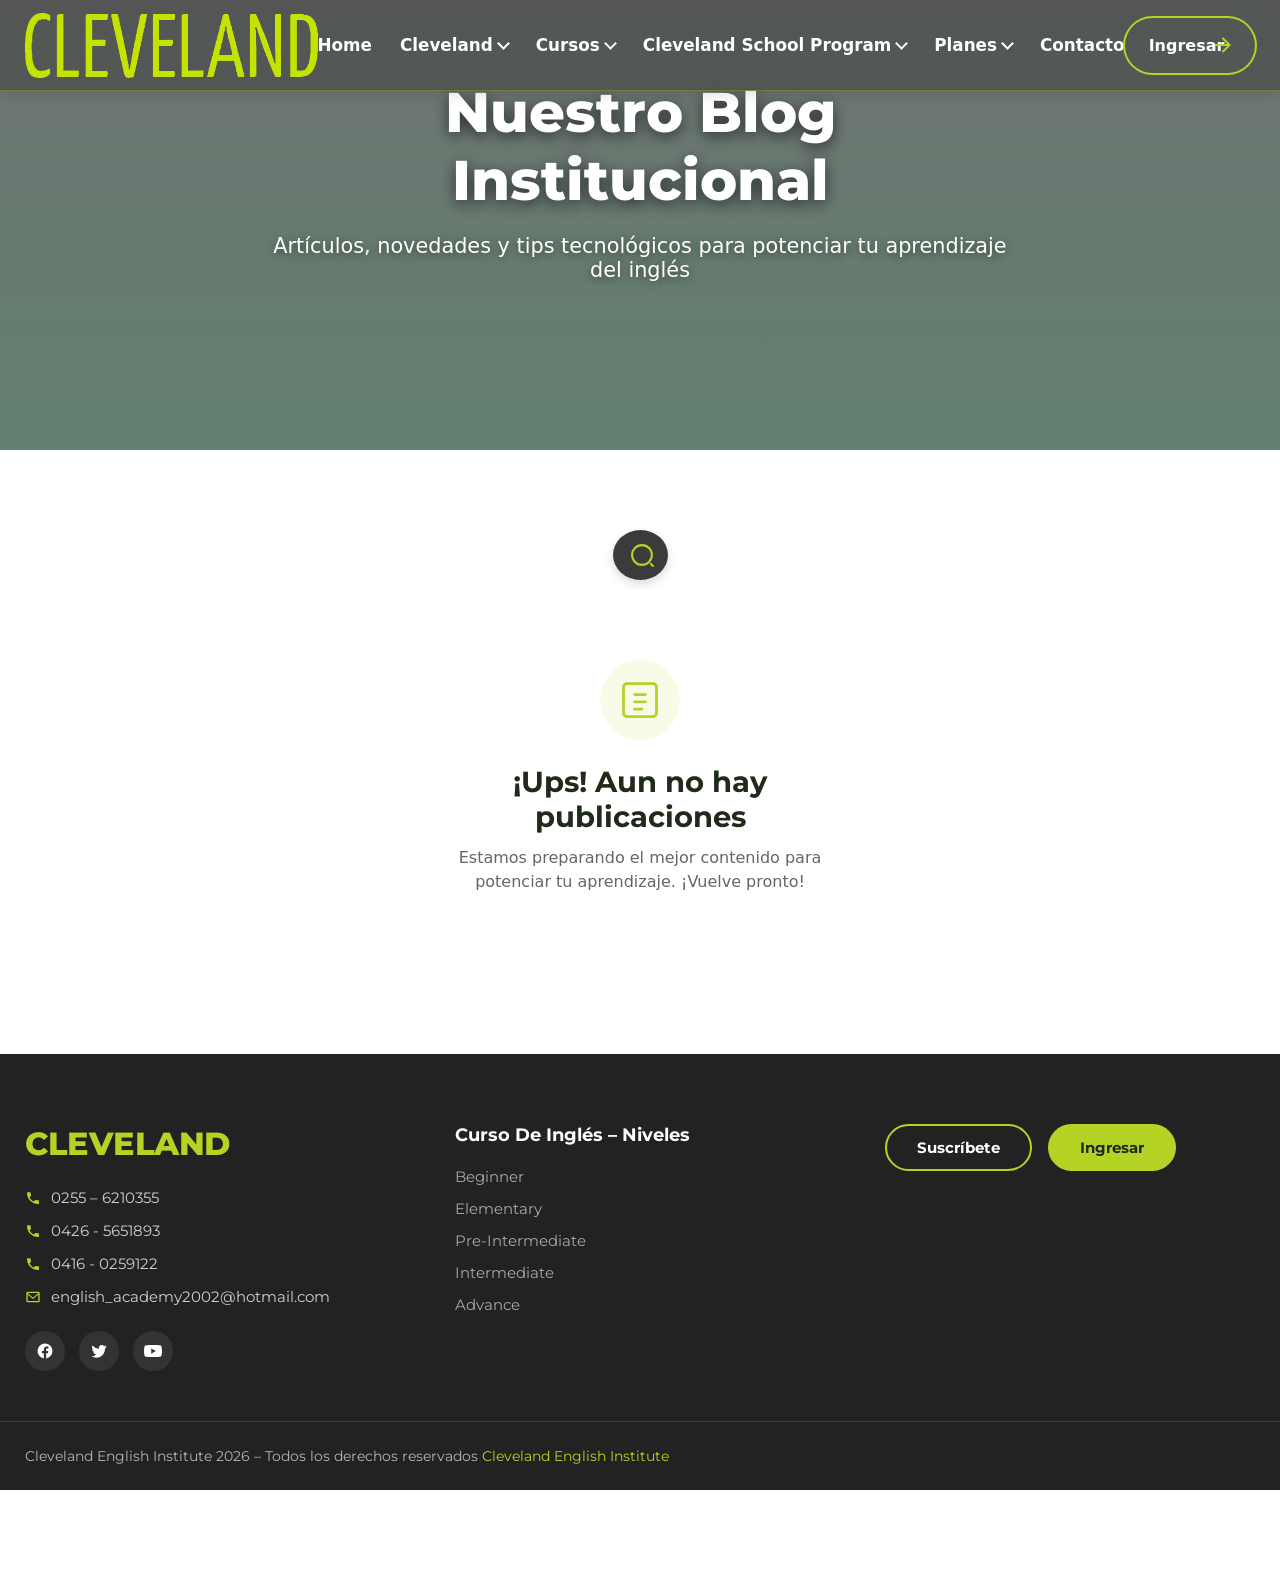
<file: paginas_web_informativas/PAGINA_WEB_CLEVELAND/blog/blog.html>
<!DOCTYPE html>
<html lang="es">
<head>
    <meta charset="UTF-8">
    <meta name="viewport" content="width=device-width, initial-scale=1.0">
    <title>Cleveland - Blog</title>
    <link rel="preconnect" href="https://fonts.googleapis.com">
    <link rel="preconnect" href="https://fonts.gstatic.com" crossorigin>
    <link href="https://fonts.googleapis.com/css2?family=EB+Garamond:ital,wght@0,400..800;1,400..800&family=Lato:ital,wght@0,100;0,300;0,400;0,700;0,900;1,100;1,300;1,400;1,700;1,900&family=Montserrat:ital,wght@0,100..900;1,100..900&family=Playfair+Display:ital,wght@0,400..900;1,400..900&family=Playwrite+ES:wght@100..400&family=Playwrite+NO:wght@100..400&family=Playwrite+US+Modern:wght@100..400&family=Roboto+Mono:ital,wght@0,100..700;1,100..700&display=swap" rel="stylesheet">
    <link rel="stylesheet" href="blog.css">
    <link rel="stylesheet" href="../style.css">
</head>
<body>
    <!-- NAV -->
    <nav class="main-nav"></nav>

    <section class="hero2">
        <div class="hero-overlay2">
            <div class="hero-content2">
                <h1>Nuestro Blog Institucional</h1>
                <p>Artículos, novedades y tips tecnológicos para potenciar tu aprendizaje del inglés</p>
            </div>
        </div>
    </section>

    <main class="blog-main-content">
        <div class="blog-container">
            <!-- Bloque del Buscador -->
            <div class="search-wrapper-center">
                <div class="input-wrapper">
                    <button class="icon">
                        <svg
                            width="25px"
                            height="25px"
                            viewBox="0 0 24 24"
                            fill="none"
                            xmlns="http://www.w3.org/2000/svg"
                        >
                            <path
                                d="M11.5 21C16.7467 21 21 16.7467 21 11.5C21 6.25329 16.7467 2 11.5 2C6.25329 2 2 6.25329 2 11.5C2 16.7467 6.25329 21 11.5 21Z"
                                stroke="#B5D325"
                                stroke-width="2"
                                stroke-linecap="round"
                                stroke-linejoin="round"
                            ></path>
                            <path
                                d="M22 22L20 20"
                                stroke="#B5D325"
                                stroke-width="2"
                                stroke-linecap="round"
                                stroke-linejoin="round"
                            ></path>
                        </svg>
                    </button>
                    <input type="text" name="text" class="input" placeholder="Buscar en el blog..." />
                </div>
            </div>

            <!-- Bloque de Mensaje Vacío (NUEVO) -->
            <div class="empty-state-container">
                <div class="empty-state-icon">
                    <svg viewBox="0 0 24 24" fill="none" xmlns="http://www.w3.org/2000/svg">
                        <path d="M19 3H5C3.89543 3 3 3.89543 3 5V19C3 20.1046 3.89543 21 5 21H19C20.1046 21 21 20.1046 21 19V5C21 3.89543 20.1046 3 19 3Z" stroke="#B5D325" stroke-width="1.5" stroke-linecap="round" stroke-linejoin="round"/>
                        <path d="M9 9H15" stroke="#B5D325" stroke-width="1.5" stroke-linecap="round" stroke-linejoin="round"/>
                        <path d="M9 13H15" stroke="#B5D325" stroke-width="1.5" stroke-linecap="round" stroke-linejoin="round"/>
                        <path d="M9 17H13" stroke="#B5D325" stroke-width="1.5" stroke-linecap="round" stroke-linejoin="round"/>
                    </svg>
                </div>
                <h3>¡Ups! Aun no hay publicaciones</h3>
                <p>Estamos preparando el mejor contenido para potenciar tu aprendizaje. ¡Vuelve pronto!</p>
            </div>
        </div>
    </main>

    <footer class="site-footer"></footer>

    <script src="../script.js"></script>
</body>
</html>
</file>
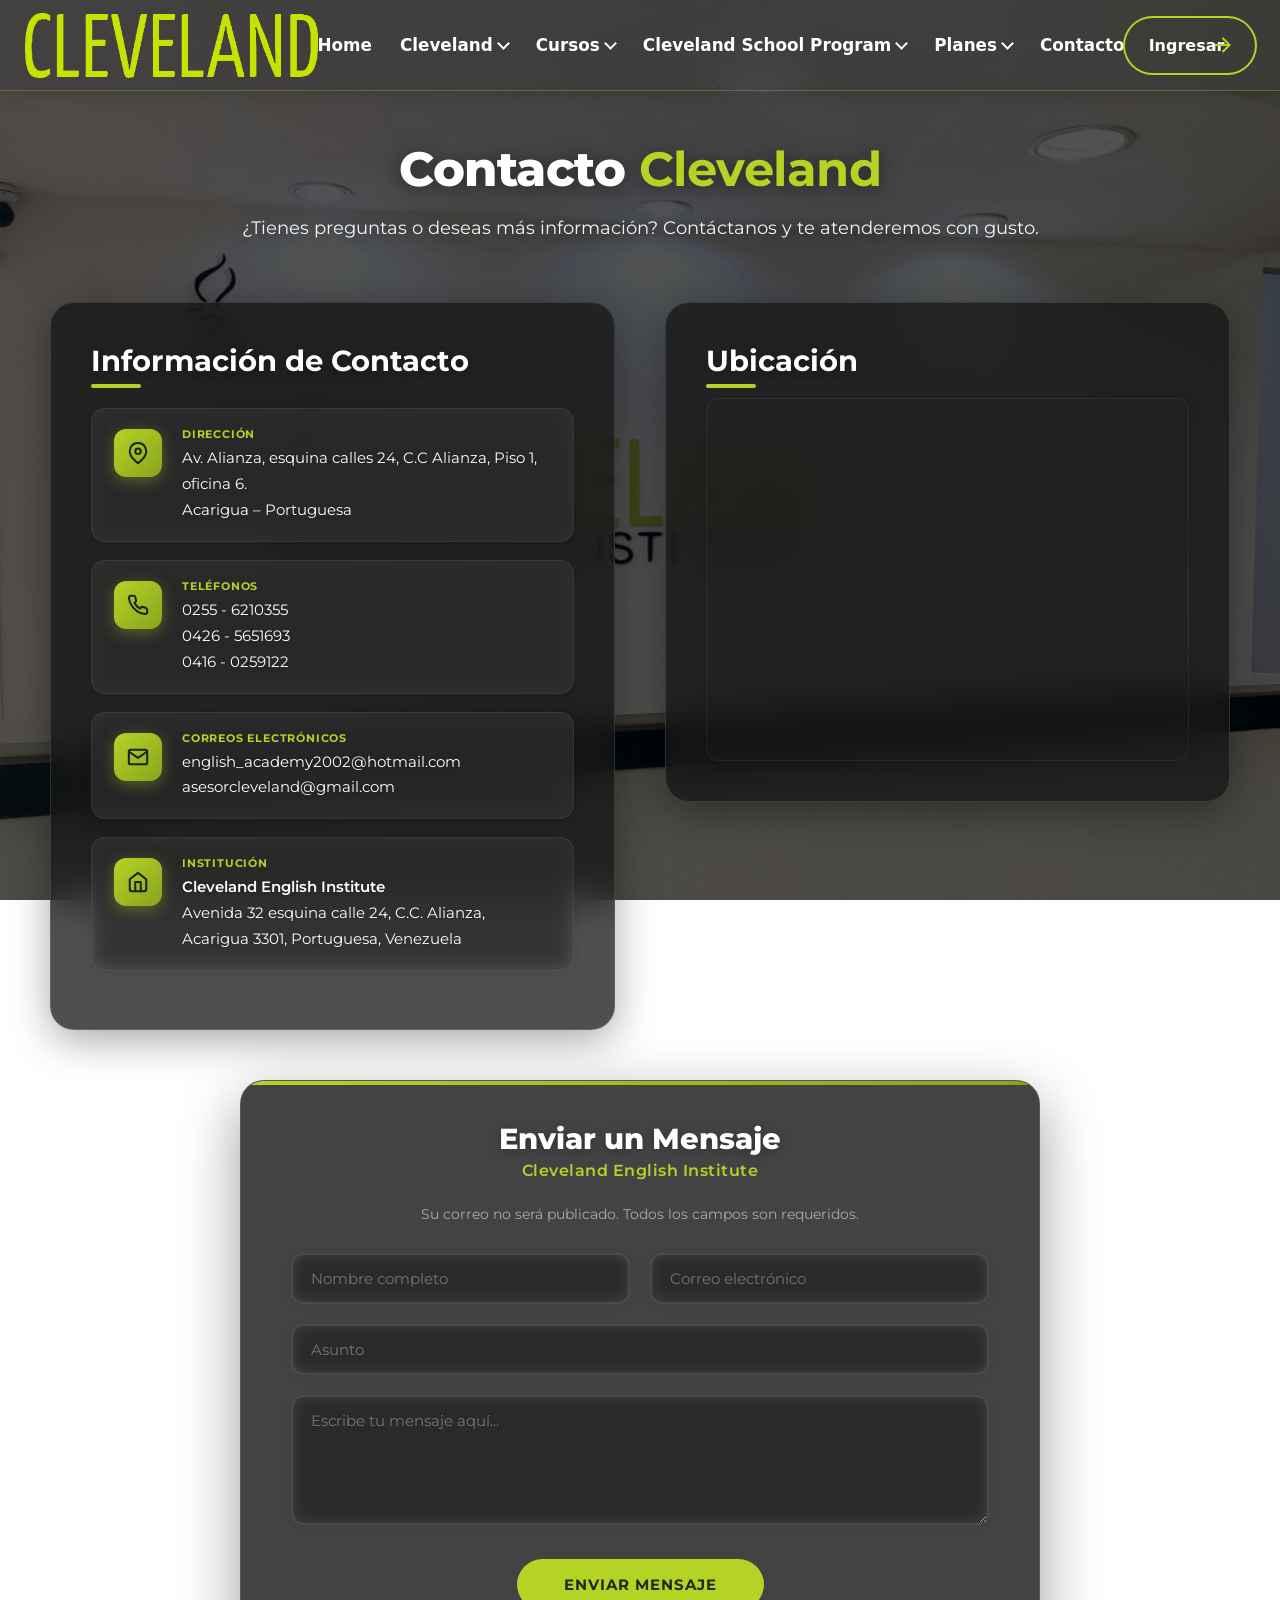
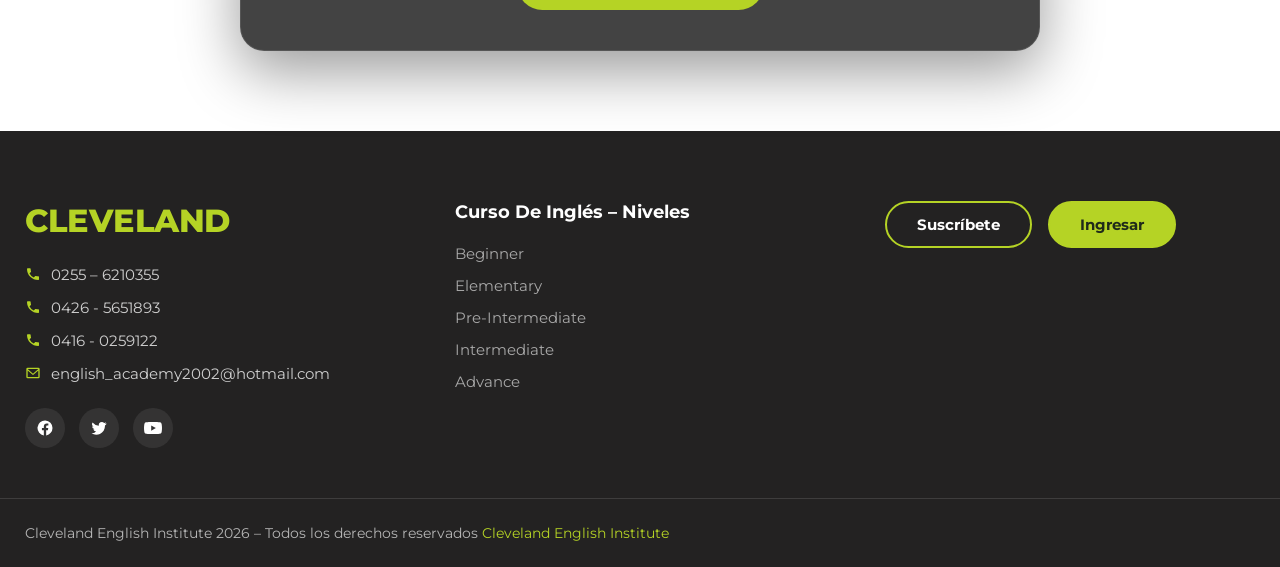
<file: paginas_web_informativas/PAGINA_WEB_CLEVELAND/contact/contact.html>
<!DOCTYPE html>
<html lang="es">
<head>
    <meta charset="UTF-8">
    <meta name="viewport" content="width=device-width, initial-scale=1.0">
    <title>Contacto - Cleveland English Institute</title>
    <link rel="preconnect" href="https://fonts.googleapis.com">
    <link rel="preconnect" href="https://fonts.gstatic.com" crossorigin>
    <link href="https://fonts.googleapis.com/css2?family=EB+Garamond:ital,wght@0,400..800;1,400..800&family=Lato:ital,wght@0,100;0,300;0,400;0,700;0,900;1,100;1,300;1,400;1,700;1,900&family=Montserrat:ital,wght@0,100..900;1,100..900&family=Playfair+Display:ital,wght@0,400..900;1,400..900&family=Playwrite+ES:wght@100..400&family=Playwrite+NO:wght@100..400&family=Playwrite+US+Modern:wght@100..400&family=Roboto+Mono:ital,wght@0,100..700;1,100..700&display=swap" rel="stylesheet">
    <link rel="stylesheet" href="../style.css">
    <link rel="stylesheet" href="contact.css">
</head>
<body>
    <!-- NAV -->
    <nav class="main-nav"></nav>

    <!-- CONTENIDO PRINCIPAL DE CONTACTO -->
    <main class="contact-page-container">
        
        <div class="contact-inner-wrapper">
            <!-- HEADER DE BIENVENIDA -->
            <header class="contact-main-header">
                <h1>Contacto <strong>Cleveland</strong></h1>
                <p>¿Tienes preguntas o deseas más información? Contáctanos y te atenderemos con gusto.</p>
            </header>

            <!-- GRID: INFORMACIÓN + MAPA -->
            <div class="contact-grid">
                
                <!-- COLUMNA IZQUIERDA: INFORMACIÓN DE CONTACTO -->
                <div class="contact-info-card">
                    <h2>Información de Contacto</h2>

                    <div class="contact-info-item">
                        <div class="icon-wrapper">
                            <svg width="24" height="24" viewBox="0 0 24 24" fill="none" stroke="currentColor" stroke-width="2" stroke-linecap="round" stroke-linejoin="round">
                                <path d="M21 10c0 7-9 13-9 13s-9-6-9-13a9 9 0 0 1 18 0z"/>
                                <circle cx="12" cy="10" r="3"/>
                            </svg>
                        </div>
                        <div class="content">
                            <label>Dirección</label>
                            <p>Av. Alianza, esquina calles 24, C.C Alianza, Piso 1, oficina 6.<br>Acarigua – Portuguesa</p>
                        </div>
                    </div>

                    <div class="contact-info-item">
                        <div class="icon-wrapper">
                            <svg width="24" height="24" viewBox="0 0 24 24" fill="none" stroke="currentColor" stroke-width="2" stroke-linecap="round" stroke-linejoin="round">
                                <path d="M22 16.92v3a2 2 0 0 1-2.18 2 19.79 19.79 0 0 1-8.63-3.07 19.5 19.5 0 0 1-6-6 19.79 19.79 0 0 1-3.07-8.67A2 2 0 0 1 4.11 2h3a2 2 0 0 1 2 1.72 12.84 12.84 0 0 0 .7 2.81 2 2 0 0 1-.45 2.11L8.09 9.91a16 16 0 0 0 6 6l1.27-1.27a2 2 0 0 1 2.11-.45 12.84 12.84 0 0 0 2.81.7A2 2 0 0 1 22 16.92z"/>
                            </svg>
                        </div>
                        <div class="content">
                            <label>Teléfonos</label>
                            <p>
                                <a href="tel:+582556210355">0255 - 6210355</a><br>
                                <a href="tel:+584265651693">0426 - 5651693</a><br>
                                <a href="tel:+584160259122">0416 - 0259122</a>
                            </p>
                        </div>
                    </div>

                    <div class="contact-info-item">
                        <div class="icon-wrapper">
                            <svg width="24" height="24" viewBox="0 0 24 24" fill="none" stroke="currentColor" stroke-width="2" stroke-linecap="round" stroke-linejoin="round">
                                <path d="M4 4h16c1.1 0 2 .9 2 2v12c0 1.1-.9 2-2 2H4c-1.1 0-2-.9-2-2V6c0-1.1.9-2 2-2z"/>
                                <polyline points="22,6 12,13 2,6"/>
                            </svg>
                        </div>
                        <div class="content">
                            <label>Correos Electrónicos</label>
                            <p>
                                <a href="mailto:english_academy2002@hotmail.com">english_academy2002@hotmail.com</a><br>
                                <a href="mailto:asesorcleveland@gmail.com">asesorcleveland@gmail.com</a>
                            </p>
                        </div>
                    </div>

                    <div class="contact-info-item">
                        <div class="icon-wrapper">
                            <svg width="24" height="24" viewBox="0 0 24 24" fill="none" stroke="currentColor" stroke-width="2" stroke-linecap="round" stroke-linejoin="round">
                                <path d="M3 9l9-7 9 7v11a2 2 0 0 1-2 2H5a2 2 0 0 1-2-2z"/>
                                <polyline points="9 22 9 12 15 12 15 22"/>
                            </svg>
                        </div>
                        <div class="content">
                            <label>Institución</label>
                            <p><strong>Cleveland English Institute</strong><br>Avenida 32 esquina calle 24, C.C. Alianza, Acarigua 3301, Portuguesa, Venezuela</p>
                        </div>
                    </div>

                    
                </div>

                <!-- COLUMNA DERECHA: MAPA -->
                <div class="contact-map-card">
                    <h2>Ubicación</h2>
                    <div class="map-wrapper">
                        <iframe 
                            src="https://www.google.com/maps/embed?pb=!1m18!1m12!1m3!1d1601.8050929922397!2d-69.21135320130082!3d9.557505482544657!2m3!1f0!2f0!3f0!3m2!1i1024!2i768!4f13.1!3m3!1m2!1s0x8e7dc17401783929%3A0x8b55dc9dac41b025!2sCleveland%20English%20Institute!5e1!3m2!1ses!2sus!4v1783522180918!5m2!1ses!2sus" 
                            width="100%" 
                            height="100%" 
                            style="border:0; display:block;" 
                            allowfullscreen="" 
                            loading="lazy" 
                            referrerpolicy="strict-origin-when-cross-origin"
                            title="Ubicación de Cleveland English Institute">
                        </iframe>
                    </div>
                </div>
            </div>

            <!-- FORMULARIO DE CONTACTO - ESTILO GLASS -->
            <div class="contact-form-wrapper">
                <div class="form-container">
                    <div class="form">
                        <span class="heading">Enviar un Mensaje</span>
                        <span class="sub-heading">Cleveland English Institute</span>
                        <span class="form-subtitle">Su correo no será publicado. Todos los campos son requeridos.</span>

                        <!-- Fila de dos columnas para Nombre y Correo -->
                        <div class="form-row-glass">
                            <input class="input" type="text" placeholder="Nombre completo" required />
                            <input class="input" type="email" placeholder="Correo electrónico" required />
                        </div>

                        <input class="input" type="text" placeholder="Asunto" required />
                        
                        <textarea class="textarea" placeholder="Escribe tu mensaje aquí..." required></textarea>

                        <div class="button-container">
                            <button class="send-button">Enviar Mensaje</button>
                        </div>
                    </div>
                </div>
            </div>
        </div>

    </main>

    <!-- FOOTER -->
    <footer class="site-footer"></footer>

    <script src="../script.js"></script>
</body>
</html>
</file>
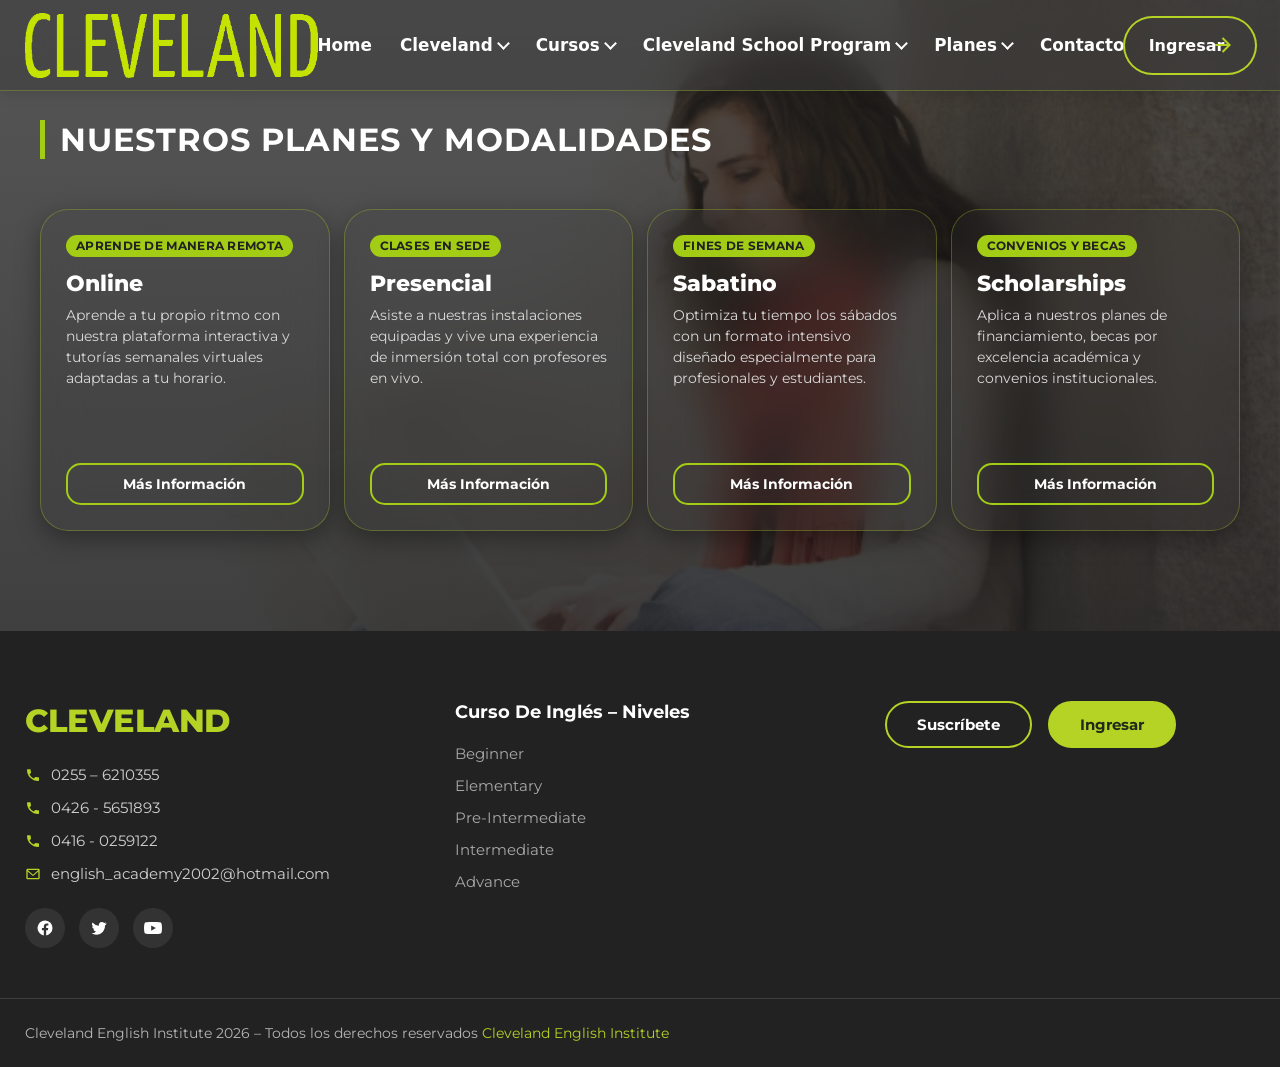
<file: paginas_web_informativas/PAGINA_WEB_CLEVELAND/planes/planes.html>
<!DOCTYPE html>
<html lang="es">
<head>
    <meta charset="UTF-8">
    <meta name="viewport" content="width=device-width, initial-scale=1.0">
    <title>Cleveland - Planes</title>
    <link rel="preconnect" href="https://fonts.googleapis.com">
    <link rel="preconnect" href="https://fonts.gstatic.com" crossorigin>
    <link href="https://fonts.googleapis.com/css2?family=Montserrat:wght@400;600;700;800&display=swap" rel="stylesheet">
    
    <!-- Cambiado a ruta relativa correcta -->
    <link rel="stylesheet" href="../style.css">
    <link rel="stylesheet" href="planes.css">
</head>
<body>

    <nav class="main-nav"></nav>

    <main class="contenedor-planes">
        <h1 class="titulo-seccion">Nuestros Planes y Modalidades</h1>
        
        <div class="grid-cards">
            
            <div class="card">
                <div class="card-content">
                    <span class="card-tag">Aprende de manera remota</span>
                    <h2 class="card-title">Online</h2>
                    <p class="card-description">Aprende a tu propio ritmo con nuestra plataforma interactiva y tutorías semanales virtuales adaptadas a tu horario.</p>
                    <button class="btn-info" onclick="alert('Más info de Online')">Más Información</button>
                </div>
            </div>

            <div class="card">
                <div class="card-content">
                    <span class="card-tag">Clases en Sede</span>
                    <h2 class="card-title">Presencial</h2>
                    <p class="card-description">Asiste a nuestras instalaciones equipadas y vive una experiencia de inmersión total con profesores en vivo.</p>
                    <button class="btn-info" onclick="alert('Más info de Presencial')">Más Información</button>
                </div>
            </div>

            <div class="card">
                <div class="card-content">
                    <span class="card-tag">Fines de Semana</span>
                    <h2 class="card-title">Sabatino</h2>
                    <p class="card-description">Optimiza tu tiempo los sábados con un formato intensivo diseñado especialmente para profesionales y estudiantes.</p>
                    <button class="btn-info" onclick="alert('Más info de Sabatino')">Más Información</button>
                </div>
            </div>

            <div class="card">
                <div class="card-content">
                    <span class="card-tag">Convenios y Becas</span>
                    <h2 class="card-title">Scholarships</h2>
                    <p class="card-description">Aplica a nuestros planes de financiamiento, becas por excelencia académica y convenios institucionales.</p>
                    <button class="btn-info" onclick="alert('Más info de Scholarships')">Más Información</button>
                </div>
            </div>
            
        </div>
    </main>

    <footer class="site-footer"></footer>

    <!-- Cambiado a ruta relativa correcta -->
    <script src="../script.js"></script>
</body>
</html>
</file>
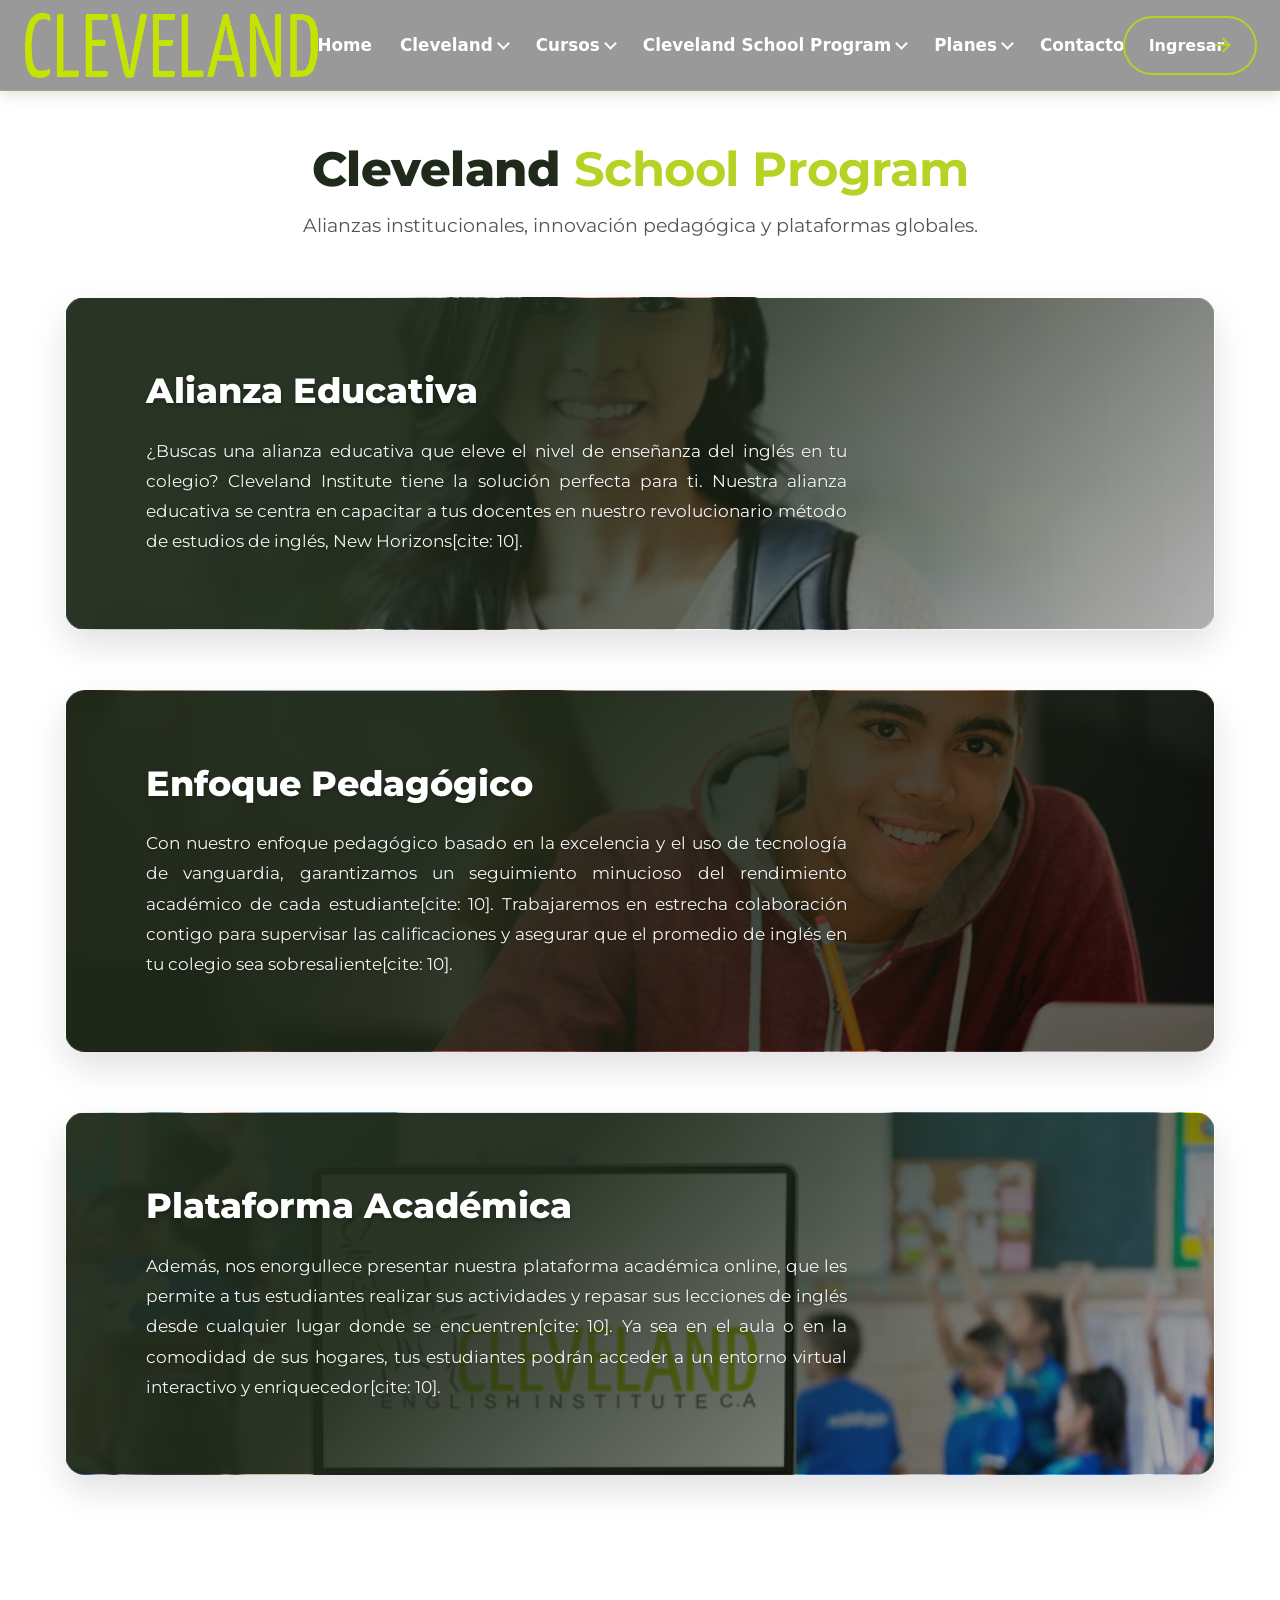
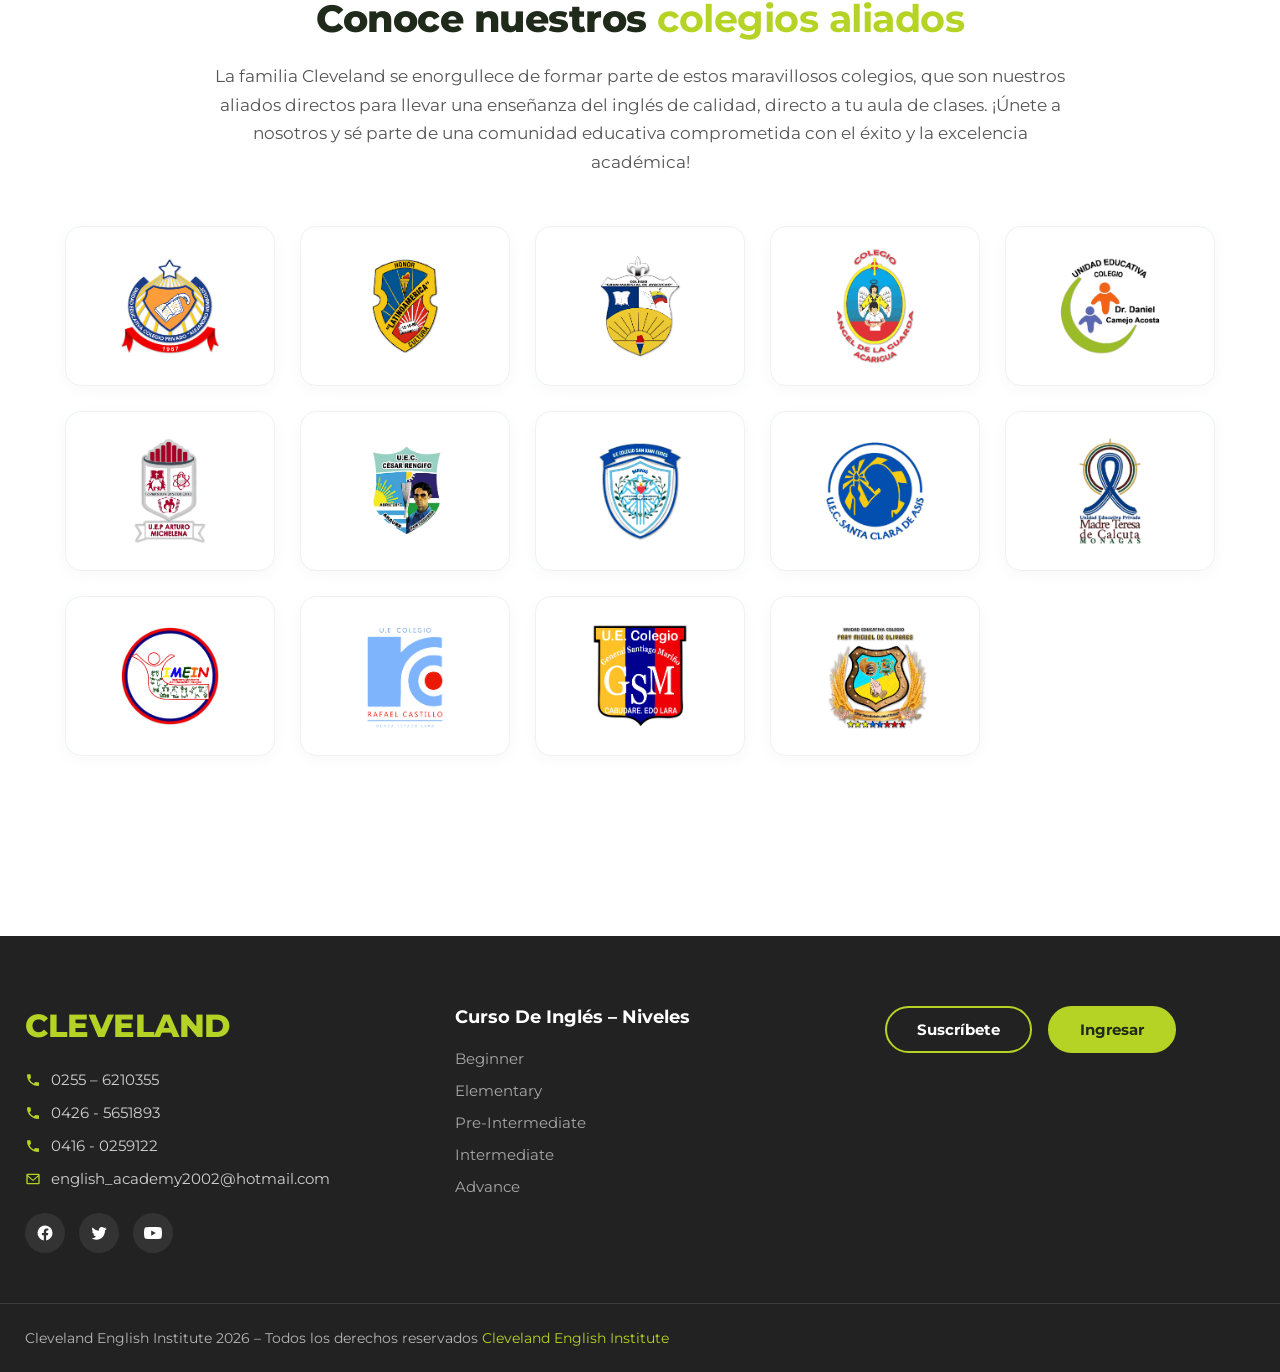
<file: paginas_web_informativas/PAGINA_WEB_CLEVELAND/school_program/school_program.html>
<!DOCTYPE html>
<html lang="es">
<head>
    <meta charset="UTF-8">
    <meta name="viewport" content="width=device-width, initial-scale=1.0">
    <title>Cleveland School Program - Cleveland</title>
    <link rel="preconnect" href="https://fonts.googleapis.com">
    <link rel="preconnect" href="https://fonts.gstatic.com" crossorigin>
    <link href="https://fonts.googleapis.com/css2?family=EB+Garamond:ital,wght@0,400..800;1,400..800&family=Lato:ital,wght@0,100;0,300;0,400;0,700;0,900;1,100;1,300;1,400;1,700;1,900&family=Montserrat:ital,wght@0,100..900;1,100..900&family=Playfair+Display:ital,wght@0,400..900;1,400..900&family=Playwrite+ES:wght@100..400&family=Playwrite+NO:wght@100..400&family=Playwrite+US+Modern:wght@100..400&family=Roboto+Mono:ital,wght@0,100..700;1,100..700&display=swap" rel="stylesheet">
    <link rel="stylesheet" href="../style.css">
    <link rel="stylesheet" href="school_program.css">
</head>
<body>
    <nav class="main-nav"></nav>

    <!-- MAIN TOTALMENTE ESTILIZADO CON IMÁGENES Y SECCIONES DIVIDIDAS -->
    <!-- MAIN CON TARJETAS EXPANSIVAS PREMIUM ESTILO HERO -->
    <main class="program-container">
        
        <header class="program-header">
            <h1>Cleveland <strong>School Program</strong></h1>
            <p>Alianzas institucionales, innovación pedagógica y plataformas globales.</p>
        </header>

        <!-- SECCIÓN 1: ALIANZA EDUCATIVA -->
        <section class="program-section">
            <div class="cards-wrapper-grid">
                <div class="card-wide program-card-one">
                    <div class="content-wide">
                        <span class="title-wide">Alianza Educativa</span>
                        
                        <div class="desc-wide">
                            <p>¿Buscas una alianza educativa que eleve el nivel de enseñanza del inglés en tu colegio? Cleveland Institute tiene la solución perfecta para ti. Nuestra alianza educativa se centra en capacitar a tus docentes en nuestro revolucionario método de estudios de inglés, New Horizons[cite: 10].</p>
                        </div>
                    </div>
                </div>
            </div>
        </section>

        <!-- SECCIÓN 2: ENFOQUE PEDAGÓGICO -->
        <section class="program-section">
            <div class="cards-wrapper-grid">
                <div class="card-wide program-card-two">
                    <div class="content-wide">
                        <span class="title-wide">Enfoque Pedagógico</span>
                        
                        <div class="desc-wide">
                            <p>Con nuestro enfoque pedagógico basado en la excelencia y el uso de tecnología de vanguardia, garantizamos un seguimiento minucioso del rendimiento académico de cada estudiante[cite: 10]. Trabajaremos en estrecha colaboración contigo para supervisar las calificaciones y asegurar que el promedio de inglés en tu colegio sea sobresaliente[cite: 10].</p>
                        </div>
                    </div>
                </div>
            </div>
        </section>

        <!-- SECCIÓN 3: PLATAFORMA ACADÉMICA -->
        <section class="program-section">
            <div class="cards-wrapper-grid">
                <div class="card-wide program-card-three">
                    <div class="content-wide">
                        <span class="title-wide">Plataforma Académica</span>
                        
                        <div class="desc-wide">
                            <p>Además, nos enorgullece presentar nuestra plataforma académica online, que les permite a tus estudiantes realizar sus actividades y repasar sus lecciones de inglés desde cualquier lugar donde se encuentren[cite: 10]. Ya sea en el aula o en la comodidad de sus hogares, tus estudiantes podrán acceder a un entorno virtual interactivo y enriquecedor[cite: 10].</p>
                        </div>
                    </div>
                </div>
            </div>
        </section>

        <!-- SECCIÓN 4: COLEGIOS ALIADOS (ESTILO LIMPIO SIN BACKGROUNDS) -->
        <section class="program-section allies-section">
            <div class="allies-header">
                <h2>Conoce nuestros <strong>colegios aliados</strong></h2>
                <p>La familia Cleveland se enorgullece de formar parte de estos maravillosos colegios, que son nuestros aliados directos para llevar una enseñanza del inglés de calidad, directo a tu aula de clases. ¡Únete a nosotros y sé parte de una comunidad educativa comprometida con el éxito y la excelencia académica!</p>
            </div>

            <!-- Rejilla de Logos Distribuidos -->
            <!-- Rejilla de Logos Distribuidos (14 Colegios en Total) -->
            <div class="allies-grid">
                
                <div class="ally-logo-card">
                    <img src="../img/Logos de colegios_Mesa de trabajo 1-01.png" alt="Colegio Fray Miguel de Olivares">
                </div>

                <div class="ally-logo-card">
                    <img src="../img/Logos de colegios-02.png" alt="Colegio Alejandro Humboldt">
                </div>

                <div class="ally-logo-card">
                    <img src="../img/Logos de colegios-03.png" alt="Colegio Latinoamérica">
                </div>

                <div class="ally-logo-card">
                    <img src="../img/Logos de colegios-04.png" alt="Colegio Gran Mariscal de Ayacucho">
                </div>

                <div class="ally-logo-card">
                    <img src="../img/Logos de colegios-05.png" alt="Colegio Ángel de la Guarda">
                </div>

                <div class="ally-logo-card">
                    <img src="../img/Logos de colegios-06.png" alt="Colegio Aliado">
                </div>

                <div class="ally-logo-card">
                    <img src="../img/Logos de colegios-08.png" alt="U.E.P. Arturo Michelena">
                </div>

                <div class="ally-logo-card">
                    <img src="../img/Logos de colegios-09.png" alt="U.E.C. César Rengifo">
                </div>

                <!-- Nuevos logos agregados con sus extensiones correctas -->
                <div class="ally-logo-card">
                    <img src="../img/Logos de colegios-10.png" alt="U.E.C. Santa Clara de Asís">
                </div>

                <div class="ally-logo-card">
                    <img src="../img/Logos de colegios-11.png" alt="U.E.P. Madre Teresa de Calcuta">
                </div>

                <div class="ally-logo-card">
                    <img src="../img/Logos de colegios-12.png" alt="IMEIN - Instituto Moderno de Educación Integral">
                </div>

                <div class="ally-logo-card">
                    <img src="../img/Logos de colegios-13.png" alt="U.E. Colegio San Juan Eudes">
                </div>

                <div class="ally-logo-card">
                    <img src="../img/Logos de colegios-14.png" alt="U.E. Colegio General Santiago Mariño">
                </div>

                <div class="ally-logo-card">
                    <img src="../img/Logos de colegios_Mesa de trabajo 1 copia.png" alt="U.E. Colegio Rafael Castillo">
                </div>

            </div>
        </section>

    </main>

    <footer class="site-footer"></footer>

    <script src="../script.js"></script>
</body>
</html>
</file>
<file: paginas_web_informativas/escuela_técnica_Ademar_Vázquez_Chávez_V2/style.css>
/* =========================================================
   E.T. "Ademar Vásquez Chávez" — sitio institucional
   Paleta educativa: azul académico, ámbar dorado y blanco.
   ========================================================= */

:root{
  --azul:         #1A4F99;
  --azul-oscuro:  #0D2D6B;
  --ambar:        #C97D10;
  --ambar-claro:  #F5C030;
  --fondo:        #F5F7FC;
  --fondo-alt:    #EBF0F9;
  --carbon:       #1A2232;
  --carbon-suave: #4A5568;
  --linea:        #CDD8EF;
  --blanco:       #FFFFFF;

  --display: "Fraunces", Georgia, serif;
  --texto:   "Public Sans", -apple-system, BlinkMacSystemFont, "Segoe UI", sans-serif;

  --radio: 4px;
  --sombra: 0 18px 40px -20px rgba(13, 45, 107, 0.28);
}

*{ box-sizing: border-box; }
html{ scroll-behavior: smooth; }

@media (prefers-reduced-motion: reduce){
  html{ scroll-behavior: auto; }
  *{ animation-duration: 0.001ms !important; animation-iteration-count: 1 !important; transition-duration: 0.001ms !important; }
}

body{
  margin:0;
  font-family: var(--texto);
  color: var(--carbon);
  background: var(--fondo);
  -webkit-font-smoothing: antialiased;
}

img{ max-width:100%; display:block; }
a{ color: inherit; text-decoration: none; }

.wrap{
  max-width: 1180px;
  margin: 0 auto;
  padding: 0 28px;
}

:focus-visible{
  outline: 2.5px solid var(--ambar);
  outline-offset: 3px;
}

/* ---------- Progress rail ---------- */
.progress-rail{
  position: fixed; top:0; left:0; right:0; height:3px;
  background: transparent; z-index: 1000;
}
.progress-fill{
  height:100%; width:0%;
  background: linear-gradient(90deg, var(--azul), var(--ambar-claro), var(--azul-oscuro));
  transition: width .08s linear;
}

/* ---------- Header ---------- */
.site-header{
  position: sticky; top:0; z-index: 900;
  background: rgba(245,247,252,0.92);
  backdrop-filter: blur(8px);
  border-bottom: 1px solid var(--linea);
}
.header-inner{
  display:flex; align-items:center; justify-content:space-between;
  padding-top:14px; padding-bottom:14px;
}
.brand{ display:flex; align-items:center; gap:12px; }
.brand-crest{ width:44px; height:44px; object-fit:contain; }
.brand-text{ display:flex; flex-direction:column; line-height:1.15; }
.brand-text strong{
  font-family: var(--display);
  font-size: 1.02rem;
  font-weight: 600;
  color: var(--azul-oscuro);
  letter-spacing:.01em;
}
.brand-text em{
  font-style:normal;
  font-size:.72rem;
  letter-spacing:.08em;
  text-transform:uppercase;
  color: var(--carbon-suave);
}

.site-nav{ display:flex; align-items:center; gap:30px; }
.site-nav a{
  font-size:.86rem;
  font-weight:600;
  letter-spacing:.02em;
  color: var(--carbon);
  position:relative;
  padding: 4px 0;
}
.site-nav a::after{
  content:""; position:absolute; left:0; right:0; bottom:-2px; height:2px;
  background: var(--ambar); transform: scaleX(0); transform-origin:left;
  transition: transform .25s ease;
}
.site-nav a:hover::after{ transform: scaleX(1); }
.nav-ig{
  background: var(--azul);
  color: var(--blanco) !important;
  padding: 8px 16px !important;
  border-radius: 999px;
}
.nav-ig::after{ display:none; }
.nav-ig:hover{ background: var(--azul-oscuro); }

.nav-toggle{
  display:none; flex-direction:column; justify-content:center; gap:5px;
  width:38px; height:38px; background:none; border:none; cursor:pointer;
}
.nav-toggle span{ display:block; height:2px; background: var(--azul-oscuro); border-radius:2px; }

/* ---------- Buttons ---------- */
.btn{
  display:inline-flex; align-items:center; gap:8px;
  padding: 13px 24px;
  font-size:.9rem; font-weight:700; letter-spacing:.02em;
  border-radius: 999px;
  border: 1.5px solid transparent;
  cursor:pointer;
}
.btn-primary{
  background: var(--azul); color: var(--blanco);
  box-shadow: var(--sombra);
  transition: transform .2s ease, background .2s ease;
}
.btn-primary:hover{ background: var(--azul-oscuro); transform: translateY(-2px); }
.btn-ghost{
  border-color: var(--azul);
  color: var(--azul-oscuro);
  transition: background .2s ease, color .2s ease;
}
.btn-ghost:hover{ background: var(--azul); color: var(--blanco); }
.btn-on-dark{ box-shadow:none; }

/* ---------- Eyebrow / titles ---------- */
.eyebrow{
  font-family: var(--texto);
  font-size:.75rem;
  font-weight:700;
  letter-spacing:.22em;
  text-transform:uppercase;
  color: var(--ambar);
  margin: 0 0 14px;
}
.eyebrow-dark{ color: var(--azul); }

.section-title{
  font-family: var(--display);
  font-size: clamp(1.8rem, 3.4vw, 2.6rem);
  font-weight:600;
  color: var(--azul-oscuro);
  margin: 0 0 12px;
  letter-spacing:-.01em;
}
.section-title-light{ color: var(--fondo); }
.section-lede{
  max-width: 560px;
  color: var(--carbon-suave);
  font-size:1.02rem;
  line-height:1.6;
  margin: 0 0 44px;
}

/* ---------- Hero ---------- */
.hero{
  position:relative;
  padding: 76px 0 0;
  overflow:hidden;
  background:
    radial-gradient(circle at 85% 12%, rgba(26,79,153,0.07), transparent 55%),
    var(--fondo);
}
.hero-inner{
  display:grid;
  grid-template-columns: 1.1fr 0.9fr;
  gap: 56px;
  align-items:center;
  padding-bottom: 64px;
}
.hero-copy h1{
  font-family: var(--display);
  font-size: clamp(2.6rem, 6vw, 4.4rem);
  line-height: 0.98;
  font-weight: 600;
  color: var(--carbon);
  margin: 0 0 22px;
  letter-spacing:-.015em;
}
.hero-copy h1 span{ color: var(--azul); font-style: italic; }
.hero-lede{
  font-size: 1.08rem;
  line-height:1.65;
  color: var(--carbon-suave);
  max-width: 46ch;
  margin: 0 0 34px;
}
.hero-actions{ display:flex; flex-wrap:wrap; gap:16px; align-items:center; }
.hero-actions .btn svg{ flex-shrink:0; }

.hero-visual{ position:relative; }
.ribbon-badge{
  position:absolute; top:-58px; right:-4px;
  width:118px; height:118px;
  background: var(--blanco);
  border-radius:50%;
  display:flex; align-items:center; justify-content:center;
  box-shadow: var(--sombra);
  padding:10px;
  z-index:2;
  border: 3px solid var(--fondo);
}
.hero-photo{
  margin:0; border-radius: var(--radio);
  overflow:hidden;
  box-shadow: var(--sombra);
  border: 1px solid var(--linea);
}
.hero-photo img{ width:100%; height: 420px; object-fit:cover; }
.hero-photo figcaption{
  background: var(--azul-oscuro);
  color: var(--fondo);
  font-size:.78rem;
  letter-spacing:.03em;
  padding: 12px 18px;
}

.banda{
  height: 14px;
  width:100%;
  background: linear-gradient(90deg,
    var(--azul-oscuro) 0 33%,
    var(--ambar-claro) 33% 66%,
    var(--azul) 66% 100%);
}
.banda-thin{ height:8px; }

/* ---------- Menciones ---------- */
.menciones{ padding: 88px 0 96px; background: var(--fondo); }
.menciones-grid{
  display:grid;
  grid-template-columns: repeat(5, 1fr);
  gap: 20px;
}
.mencion-card{
  background: var(--blanco);
  border: 1px solid var(--linea);
  border-radius: var(--radio);
  padding: 30px 22px;
  transition: transform .22s ease, box-shadow .22s ease, border-color .22s ease;
}
.mencion-card:hover{
  transform: translateY(-6px);
  box-shadow: var(--sombra);
  border-color: var(--azul);
}
.mencion-icon{
  display:inline-flex; align-items:center; justify-content:center;
  width:52px; height:52px;
  border-radius:50%;
  background: var(--fondo-alt);
  color: var(--azul);
  margin-bottom:18px;
}
.mencion-card h3{
  font-family: var(--display);
  font-size:1.18rem;
  font-weight:600;
  color: var(--carbon);
  margin: 0 0 8px;
}
.mencion-card p{
  font-size:.88rem;
  color: var(--carbon-suave);
  line-height:1.5;
  margin:0;
}

/* ---------- Vida estudiantil / galería ---------- */
.vida{ padding: 20px 0 100px; background: var(--fondo); }
.gallery{
  display:grid;
  grid-template-columns: repeat(4, 1fr);
  grid-auto-rows: 190px;
  gap: 14px;
}
.g-item{
  position:relative; margin:0;
  border-radius: var(--radio);
  overflow:hidden;
  border:1px solid var(--linea);
}
.g-item img{
  width:100%; height:100%; object-fit:cover;
  transition: transform .5s ease;
}
.g-item:hover img{ transform: scale(1.06); }
.g-item figcaption{
  position:absolute; left:0; right:0; bottom:0;
  padding: 10px 14px 9px;
  font-size:.74rem;
  letter-spacing:.01em;
  color: var(--blanco);
  background: linear-gradient(0deg, rgba(13,45,107,0.82), rgba(13,45,107,0));
}
.g-tall{ grid-row: span 2; }
.g-wide{ grid-column: span 2; }

/* ---------- Nosotros ---------- */
.nosotros{ background: var(--fondo-alt); padding: 0 0 96px; }
.nosotros-inner{
  display:grid;
  grid-template-columns: 1.2fr 0.8fr;
  gap: 60px;
  align-items:center;
  padding-top: 72px;
}
.crest-list{ list-style:none; margin:0; padding:0; display:flex; flex-direction:column; gap:18px; }
.crest-list li{
  font-size:1rem;
  line-height:1.55;
  color: var(--carbon-suave);
  padding-left: 22px;
  border-left: 3px solid var(--azul);
}
.crest-list strong{ color: var(--carbon); font-family: var(--display); font-weight:600; }
.nosotros-crest{ display:flex; justify-content:center; }
.nosotros-crest img{ width: 260px; }

/* ---------- Ubicación ---------- */
.ubicacion{
  background: var(--azul-oscuro);
  color: var(--fondo);
  padding: 90px 0;
}
.ubicacion-inner{ max-width: 620px; }
.contact-list{ margin: 0 0 40px; display:flex; flex-direction:column; gap:18px; }
.contact-list dt{
  font-size:.72rem; text-transform:uppercase; letter-spacing:.14em;
  color: var(--ambar-claro); margin-bottom:4px;
}
.contact-list dd{ margin:0; font-size:1.06rem; }
.contact-list a{ text-decoration: underline; text-underline-offset:3px; }

/* ---------- Footer ---------- */
.site-footer{
  background: var(--carbon);
  color: rgba(245,247,252,0.72);
  padding: 46px 0;
  text-align:center;
}
.footer-crest{ width:52px; height:52px; margin: 0 auto 16px; }
.footer-inner p{ margin: 4px 0; font-size:.9rem; }
.footer-fine{ font-size:.76rem !important; letter-spacing:.02em; color: rgba(245,247,252,0.48); }

/* =========================================================
   Responsive
   ========================================================= */
@media (max-width: 980px){
  .menciones-grid{ grid-template-columns: repeat(3, 1fr); }
  .gallery{ grid-template-columns: repeat(3, 1fr); }
  .nosotros-inner{ grid-template-columns: 1fr; }
  .nosotros-crest{ order:-1; }
}

@media (max-width: 760px){
  .nav-toggle{ display:flex; }
  .site-nav{
    position:absolute; top:100%; left:0; right:0;
    background: var(--fondo);
    border-bottom: 1px solid var(--linea);
    flex-direction:column; align-items:flex-start;
    padding: 20px 28px 28px;
    gap:18px;
    display:none;
  }
  .site-nav.open{ display:flex; }
  .nav-ig{ align-self:flex-start; }

  .hero-inner{ grid-template-columns: 1fr; padding-bottom: 40px; }
  .hero{ padding-top: 48px; }
  .ribbon-badge{ width:88px; height:88px; top:-40px; right:6px; }
  .hero-photo img{ height: 300px; }

  .menciones-grid{ grid-template-columns: repeat(2, 1fr); }
  .gallery{ grid-template-columns: repeat(2, 1fr); grid-auto-rows: 160px; }
  .g-tall{ grid-row: span 2; }
  .g-wide{ grid-column: span 2; }
}

@media (max-width: 480px){
  .menciones-grid{ grid-template-columns: 1fr; }
  .gallery{ grid-template-columns: 1fr 1fr; }
  .hero-copy h1{ font-size: 2.5rem; }
}
</file>
<file: paginas_web_informativas/PAGINA_WEB_CLEVELAND/style.css>
* {
    margin: 0;
    padding: 0;
    box-sizing: border-box;
}

body {
    font-family: 'Segoe UI', system-ui, sans-serif;
    background-color: #ffffff;
    color: #222222;
}

/* NAV - Gris Oscuro Translucido */
.main-nav {
    position: fixed;
    top: 0;
    left: 0;
    width: 100%;
    background: rgba(59, 59, 59, 0.516); /* CAMBIADO: Color #3B3B3B con opacidad */
    backdrop-filter: blur(20px);
    border-bottom: 1px solid rgba(181, 211, 37, 0.3);
    box-shadow: 0 2px 15px rgba(0, 0, 0, 0.15);
    z-index: 1000;
}

.nav-container {
    max-width: 1400px;
    margin: 0 auto;
    padding: 0 25px;
    height: 90px;
    display: flex;
    align-items: center;
    justify-content: space-between;
}

.logo {
    height: 65px;
    display: flex;
    align-items: center;
}

.cleveland-logo {
    height: 100%;
    width: auto;
    filter: brightness(1.05);
}

/* Menú */
.nav-menu {
    display: flex;
    list-style: none;
    gap: 28px;
    align-items: center;
}

.nav-menu a {
    color: #ffffff;            /* CAMBIADO: Letras blancas */
    text-decoration: none;
    font-weight: 600;
    font-size: 1.05rem;
    transition: all 0.3s ease;
    white-space: nowrap;
}

.nav-menu a:hover {
    color: #B5D325;           /* CONSERVADO: Mismo hover original */
}

/* Submenú desplegable: Cleveland */
.nav-dropdown {
    position: relative;
}

.dropdown-toggle {
    display: flex;
    align-items: center;
    gap: 6px;
}

.dropdown-toggle::after {
    content: "";
    width: 7px;
    height: 7px;
    border-right: 2px solid #ffffff;
    border-bottom: 2px solid #ffffff;
    transform: rotate(45deg);
    margin-top: -4px;
    transition: transform 0.3s ease, border-color 0.3s ease;
}

.nav-dropdown:hover .dropdown-toggle::after,
.nav-dropdown:focus-within .dropdown-toggle::after {
    transform: rotate(-135deg);
    margin-top: 4px;
    border-color: #B5D325;
}

.dropdown-menu {
    position: absolute;
    top: 100%;
    left: 0;
    margin-top: 18px;
    min-width: 230px;
    list-style: none;
    background: rgba(59, 59, 59, 0.97);
    backdrop-filter: blur(20px);
    border: 1px solid rgba(181, 211, 37, 0.3);
    border-radius: 12px;
    padding: 10px 0;
    box-shadow: 0 15px 35px rgba(0, 0, 0, 0.3);
    opacity: 0;
    visibility: hidden;
    transform: translateY(10px);
    transition: all 0.3s ease;
    z-index: 1001;
}

.nav-dropdown:hover .dropdown-menu,
.nav-dropdown:focus-within .dropdown-menu {
    opacity: 1;
    visibility: visible;
    transform: translateY(0);
}

.dropdown-menu li {
    width: 100%;
}

.dropdown-menu a {
    display: block;
    padding: 12px 22px;
    color: #ffffff;
    font-weight: 600;
    font-size: 0.95rem;
    white-space: nowrap;
    transition: all 0.25s ease;
}

.dropdown-menu a:hover {
    color: #1f2a1a;
    background-color: #B5D325;
}

/* Botón Animado */
.animated-button {
    position: relative;
    display: flex;
    align-items: center;
    gap: 4px;
    padding: 14px 32px;
    border: 4px solid transparent;
    font-size: 16px;
    background-color: transparent; /* Ajustado para que no herede el fondo oscuro */
    border-radius: 100px;
    font-weight: 600;
    color: #ffffff;                /* CAMBIADO: Texto del botón en blanco para contrastar con el nav */
    box-shadow: 0 0 0 2px #B5D325;
    cursor: pointer;
    overflow: hidden;
    transition: all 0.6s cubic-bezier(0.23, 1, 0.32, 1);
}

.animated-button svg {
    position: absolute;
    width: 24px;
    fill: #B5D325;
    z-index: 9;
    transition: all 0.8s cubic-bezier(0.23, 1, 0.32, 1);
}

.animated-button .arr-1 { right: 16px; }
.animated-button .arr-2 { left: -25%; }

.animated-button .circle {
    position: absolute;
    top: 50%;
    left: 50%;
    transform: translate(-50%, -50%);
    width: 20px;
    height: 20px;
    background-color: #B5D325;
    border-radius: 50%;
    opacity: 0;
    transition: all 0.8s cubic-bezier(0.23, 1, 0.32, 1);
}

.animated-button .text {
    position: relative;
    z-index: 1;
    transform: translateX(-12px);
    transition: all 0.8s cubic-bezier(0.23, 1, 0.32, 1);
}

.animated-button:hover {
    box-shadow: 0 0 0 12px transparent;
    color: #1f2a1a;                /* CONSERVADO: Al pasar el mouse cambia al color oscuro original */
    border-radius: 12px;
}

.animated-button:hover .arr-1 { right: -25%; }
.animated-button:hover .arr-2 { left: 16px; }
.animated-button:hover .text { transform: translateX(12px); }
.animated-button:hover svg { fill: #1f2a1a; }

.animated-button:active {
    scale: 0.95;
    box-shadow: 0 0 0 4px #B5D325;
}

.animated-button:hover .circle {
    width: 220px;
    height: 220px;
    opacity: 1;
}

/* Responsive */
@media (max-width: 1024px) {
    .nav-menu { gap: 20px; font-size: 1rem; }
    .nav-container { padding: 0 20px; }
}

@media (max-width: 768px) {
    .nav-container { padding: 0 15px; }
    .nav-menu { display: none; }
}

/* HERO SECTION */
.hero {
    height: 100vh;
    min-height: 700px;
    background-image: url('img/Banner-1-1024x717.jpg'); /* Ruta corregida */
    background-size: cover;
    background-position: center;
    background-attachment: fixed;
    position: relative;
    display: flex;
    align-items: center;
    justify-content: center;
    color: white;
    margin-top: -90px;
}

.hero-overlay {
    position: absolute;
    top: 0;
    left: 0;
    width: 100%;
    height: 100%;
    background: linear-gradient(rgba(0,0,0,0.45), rgba(30,74,50,0.65));
    display: flex;
    align-items: flex-end; /* CAMBIADO: Empuja el contenido hacia abajo */
    justify-content: center;
    padding-bottom: 80px;  /* NUEVO: Margen inferior para que no toque el borde de la pantalla */
}

.hero-content {
    text-align: center;
    z-index: 2;
    max-width: 800px;
    padding: 0 20px;
    margin-bottom: 20px;   /* NUEVO: Asegura una separación base */
}

.hero-content h1 {
    font-size: 3.5rem;
    margin-bottom: 20px;
    text-shadow: 0 4px 15px rgba(0,0,0,0.6);
}

.hero-content p {
    font-size: 1.4rem;
    margin-bottom: 40px;
    text-shadow: 0 2px 10px rgba(0,0,0,0.5);
}

.hero-button {
    padding: 16px 40px;
    font-size: 1.2rem;
    background-color: #B5D325;
    color: #1f2a1a;
    border: none;
    border-radius: 50px;
    font-weight: 700;
    cursor: pointer;
    transition: all 0.3s ease;
}

.hero-button:hover {
    background-color: #a3c617;
    transform: translateY(-5px);
    box-shadow: 0 10px 25px rgba(181, 211, 37, 0.4);
}

/* ==========================================================================
   SECCIÓN CLASES PRESENCIALES - COMPLETAMENTE PEGADO SIN ESPACIOS BLANCOS
   ========================================================================== */
/* SECCIÓN CLASES PRESENCIALES */
.classes-section {
    position: relative;
    padding: 100px 20px;
    /* CAMBIO AQUÍ: Añadimos la imagen de fondo apuntando a tu nueva carpeta */
    background-image: url('img/Banner-13-1024x717.png'); 
    background-color: #ffffff;
    background-size: cover;
    background-position: center;
    background-repeat: no-repeat;
    background-attachment: fixed; /* Mantiene el efecto de fondo fijo si te gusta */
    overflow: hidden;
}

/* Contenedor interno para dar aire al texto pero manteniendo el fondo pegado */
.classes-content-overlay {
    width: 100%;
    max-width: 1400px;
    margin: 0 auto;
    padding: 100px 40px; /* Controla la altura interna de la sección desde aquí */
}

.classes-section {
    font-family: 'Montserrat', 'Segoe UI', system-ui, sans-serif;
}

.classes-section h2 {
    font-family: 'Montserrat', 'Segoe UI', system-ui, sans-serif;
    font-size: 2.8rem;
    color: #1f2a1a;
    margin-bottom: 50px;
    text-align: center;
    font-weight: 800;
    letter-spacing: -0.5px;
}

.classes-section h2 strong {
    color: #B5D325;
}

/* Caja de contenido dividido */
.split-container {
    width: 100%;
    display: flex;
    flex-direction: column;   /* CAMBIADO: apilado en vez de lado a lado */
    align-items: center;
    gap: 50px;
}

/* Contenedor del botón (ahora centrado arriba) */
.button-wrapper {
    width: 100%;
    display: flex;
    align-items: center;
    justify-content: center; /* Centra el botón horizontalmente */
}

/* El diseño, color y hover del botón ya se aplican automáticamente 
   gracias a la clase reutilizable .hero-button que definiste al inicio */

/* LISTA DE INFORMACIÓN: ahora en formato de tarjetas en cuadrícula,
   así el texto ya no se extiende de lado a lado sino que se acomoda
   en columnas compactas y fáciles de leer */
.text-features-list {
    width: 100%;
    max-width: 1000px;
    list-style: none;
    padding: 0;
    margin: 0;
    display: grid;
    grid-template-columns: repeat(2, 1fr);
    gap: 22px 30px;
}

.text-features-list li {
    font-family: 'Montserrat', 'Segoe UI', system-ui, sans-serif;
    font-size: 1.15rem;
    color: #111111;
    line-height: 1.5;
    font-weight: 700;
    position: relative;
    padding: 18px 20px 18px 48px;
    background: rgba(255, 255, 255, 0.85);
    border-left: 4px solid #B5D325;
    border-radius: 10px;
    box-shadow: 0 4px 14px rgba(0, 0, 0, 0.08);
}

/* Viñetas institucionales reforzadas */
.text-features-list li::before {
    content: "✓";             /* Checkmark clásico */
    position: absolute;
    left: 18px;
    top: 18px;
    font-size: 1.2rem;
    color: #a3c617;           /* El color verde brillante de tu marca */
    font-weight: 700;
}

/* Diseño elástico en móviles - classes-section */
@media (max-width: 992px) {
    .classes-content-overlay {
        padding: 60px 24px;
    }

    .split-container {
        gap: 35px;
    }

    .text-features-list {
        grid-template-columns: 1fr; /* Una sola columna en móviles/tablets */
        max-width: 100%;
    }

    .classes-section h2 {
        font-size: 2.1rem;
        margin-bottom: 30px;
    }
}

/* ==========================================================================
   SECCIÓN APRENDIZAJE INTERACTIVO
   ========================================================================== */
.interactive-section {
    padding: 100px 20px;
    background-color: #ffffff;
    text-align: center;
}

.interactive-content {
    max-width: 1400px;
    margin: 0 auto;
}

.interactive-section h2 {
    font-family: 'Montserrat', 'Segoe UI', system-ui, sans-serif;
    font-size: 2.8rem;
    font-weight: 800;
    color: #1f2a1a;
    letter-spacing: -0.5px;
    margin-bottom: 25px;
}

.interactive-section h2 strong {
    color: #B5D325;
}

.interactive-text {
    font-family: 'Montserrat', 'Segoe UI', system-ui, sans-serif;
    max-width: 900px;
    margin: 0 auto 60px;
    color: #444444;
    font-size: 1.1rem;
    line-height: 1.7;
}

/* Círculos con iconos: al hacer hover revelan su información */
.icon-circles {
    display: flex;
    justify-content: center;
    align-items: flex-start;
    flex-wrap: wrap;
    gap: 50px;
    padding-bottom: 40px; /* Espacio para que el panel de info no se corte */
}

.icon-item {
    position: relative;
    display: flex;
    flex-direction: column;
    align-items: center;
}

.icon-circle {
    width: 140px;
    height: 140px;
    border-radius: 50%;
    background-color: #ffffff;
    border: 2px solid #B5D325;
    box-shadow: 0 4px 14px rgba(0, 0, 0, 0.08);
    display: flex;
    align-items: center;
    justify-content: center;
    transition: all 0.3s ease;
    cursor: pointer;
}

.icon-circle svg {
    width: 50px;
    height: 50px;
    fill: #B5D325;
    transition: all 0.3s ease;
}

.icon-item:hover .icon-circle {
    background-color: #B5D325;
    transform: translateY(-8px);
    box-shadow: 0 10px 25px rgba(181, 211, 37, 0.4);
}

.icon-item:hover .icon-circle svg {
    fill: #ffffff;
}

/* Panel de información que aparece al hacer hover/focus */
.icon-info {
    position: absolute;
    top: 150px;
    left: 50%;
    transform: translate(-50%, -10px);
    width: 240px;
    background-color: #ffffff;
    border: 1px solid rgba(181, 211, 37, 0.5);
    border-radius: 12px;
    padding: 18px 20px;
    box-shadow: 0 10px 30px rgba(0, 0, 0, 0.15);
    opacity: 0;
    visibility: hidden;
    pointer-events: none;
    transition: all 0.3s ease;
    z-index: 20;
    text-align: center;
}

.icon-info h3 {
    font-family: 'Montserrat', 'Segoe UI', system-ui, sans-serif;
    font-size: 1.05rem;
    color: #1f2a1a;
    font-weight: 700;
    margin-bottom: 8px;
}

.icon-info p {
    font-family: 'Montserrat', 'Segoe UI', system-ui, sans-serif;
    font-size: 0.9rem;
    color: #444444;
    line-height: 1.5;
}

.icon-item:hover .icon-info,
.icon-item:focus-within .icon-info {
    opacity: 1;
    visibility: visible;
    transform: translate(-50%, 0);
}

@media (max-width: 768px) {
    .interactive-section h2 {
        font-size: 2.1rem;
    }

    .icon-circles {
        gap: 60px 30px;
    }

    .icon-circle {
        width: 110px;
        height: 110px;
    }

    .icon-circle svg {
        width: 40px;
        height: 40px;
    }

    .icon-info {
        top: 120px;
        width: 200px;
        padding: 14px 16px;
    }
}

/* ==========================================================================
   SECCIÓN CLASES GRATIS
   ========================================================================== */
.free-classes-section {
    position: relative;
    min-height: 480px;
    margin-top: 60px; /* Separación respecto a la sección de arriba */
    background-image: url('img/Image-2.png');
    background-size: cover;
    background-position: center;
    background-repeat: no-repeat;
    background-attachment: fixed;
    display: flex;
    align-items: center;
    justify-content: center;
}

.free-classes-overlay {
    width: 100%;
    height: 100%;
    background: linear-gradient(rgba(0, 0, 0, 0.55), rgba(30, 74, 50, 0.6));
    display: flex;
    align-items: center;
    justify-content: center;
    padding: 90px 20px;
}

.free-classes-content {
    text-align: center;
    max-width: 850px;
    padding: 0 20px;
}

.free-classes-content h2 {
    font-family: 'Montserrat', 'Segoe UI', system-ui, sans-serif;
    font-size: 2.6rem;
    font-weight: 800;
    color: #ffffff;
    letter-spacing: -0.5px;
    text-shadow: 0 4px 15px rgba(0, 0, 0, 0.5);
}

.free-classes-content h2 strong:first-of-type {
    color: #B5D325;
}

.free-classes-content h2 strong:last-of-type {
    color: #ffffff;
}

.free-classes-divider {
    width: 90px;
    height: 3px;
    background-color: #B5D325;
    margin: 22px auto 30px;
}

.free-classes-content p {
    font-family: 'Montserrat', 'Segoe UI', system-ui, sans-serif;
    font-size: 1.05rem;
    color: #ffffff;
    line-height: 1.7;
    margin-bottom: 40px;
    text-shadow: 0 2px 10px rgba(0, 0, 0, 0.4);
}

@media (max-width: 768px) {
    .free-classes-content h2 {
        font-size: 1.9rem;
    }

    .free-classes-overlay {
        padding: 60px 20px;
    }
}

/* ==========================================================================
   FOOTER
   ========================================================================== */
.site-footer {
    background-color: #232222; /* Mismo tono que el nav */
    color: #ffffff;
    font-family: 'Montserrat', 'Segoe UI', system-ui, sans-serif;
    padding-top: 70px;
}

.footer-container {
    max-width: 1400px;
    margin: 0 auto;
    padding: 0 25px 50px;
    display: flex;
    flex-wrap: wrap;
    gap: 60px;
    justify-content: space-between;
}

.footer-col {
    flex: 1 1 220px;
}

.footer-logo {
    font-size: 2rem;
    font-weight: 800;
    color: #B5D325;
    margin-bottom: 25px;
    letter-spacing: -0.5px;
}

.footer-contact {
    list-style: none;
    margin-bottom: 25px;
}

.footer-contact li {
    display: flex;
    align-items: center;
    gap: 10px;
    color: #cfcfcf;
    font-size: 0.95rem;
    margin-bottom: 14px;
}

.footer-contact svg {
    width: 16px;
    height: 16px;
    fill: #B5D325;
    flex-shrink: 0;
}

.footer-contact a {
    color: #cfcfcf;
    text-decoration: none;
    transition: color 0.3s ease;
}

.footer-contact a:hover {
    color: #B5D325;
}

.footer-socials {
    display: flex;
    gap: 14px;
}

.social-circle {
    width: 40px;
    height: 40px;
    border-radius: 50%;
    background-color: rgba(255, 255, 255, 0.08);
    display: flex;
    align-items: center;
    justify-content: center;
    transition: all 0.3s ease;
}

.social-circle svg {
    width: 18px;
    height: 18px;
    fill: #ffffff;
    transition: all 0.3s ease;
}

.social-circle:hover {
    background-color: #B5D325;
    transform: translateY(-4px);
}

.social-circle:hover svg {
    fill: #1f2a1a;
}

.footer-levels h4 {
    font-size: 1.1rem;
    font-weight: 700;
    color: #ffffff;
    margin-bottom: 22px;
}

.footer-levels ul {
    list-style: none;
}

.footer-levels li {
    margin-bottom: 13px;
}

.footer-levels a {
    color: #a8a8a8;
    text-decoration: none;
    font-size: 0.95rem;
    transition: color 0.3s ease;
}

.footer-levels a:hover {
    color: #B5D325;
}

.footer-actions {
    display: flex;
    align-items: flex-start;
    gap: 16px;
    flex-wrap: wrap;
}

.footer-btn {
    padding: 12px 30px;
    border-radius: 50px;
    font-weight: 700;
    font-size: 0.95rem;
    text-decoration: none;
    white-space: nowrap;
    transition: all 0.3s ease;
    border: 2px solid #B5D325;
}

.footer-btn-outline {
    background-color: transparent;
    color: #ffffff;
}

.footer-btn-outline:hover {
    background-color: #B5D325;
    color: #1f2a1a;
}

.footer-btn-solid {
    background-color: #B5D325;
    color: #1f2a1a;
}

.footer-btn-solid:hover {
    background-color: transparent;
    color: #ffffff;
}

.footer-bottom {
    max-width: 1400px;
    margin: 0 auto;
    border-top: 1px solid rgba(255, 255, 255, 0.12);
    padding: 25px;
    display: flex;
    align-items: center;
    justify-content: space-between;
    flex-wrap: wrap;
    gap: 20px;
}

.footer-bottom p {
    color: #b5b5b5;
    font-size: 0.9rem;
}

.footer-bottom a {
    color: #B5D325;
    text-decoration: none;
}

.footer-bottom a:hover {
    text-decoration: underline;
}

/* Botón circular para volver arriba: flotante, aparece al hacer scroll */
.back-to-top {
    position: fixed;
    bottom: 30px;
    right: 30px;
    width: 50px;
    height: 50px;
    border-radius: 50%;
    background-color: #B5D325;
    border: none;
    display: flex;
    align-items: center;
    justify-content: center;
    cursor: pointer;
    box-shadow: 0 4px 14px rgba(181, 211, 37, 0.4);
    z-index: 999;
    opacity: 0;
    visibility: hidden;
    pointer-events: none;
    animation: float-updown 2.4s ease-in-out infinite;
    transition: opacity 0.3s ease, visibility 0.3s ease, background-color 0.3s ease, box-shadow 0.3s ease;
}

.back-to-top.show {
    opacity: 1;
    visibility: visible;
    pointer-events: auto;
}

.back-to-top svg {
    width: 20px;
    height: 20px;
    fill: #1f2a1a;
    transition: transform 0.3s ease;
}

.back-to-top:hover {
    background-color: #a3c617;
    transform: scale(1.12);
    box-shadow: 0 8px 22px rgba(181, 211, 37, 0.55);
    animation-play-state: paused;
}

.back-to-top:hover svg {
    transform: translateY(-3px);
}

@keyframes float-updown {
    0%, 100% { transform: translateY(0); }
    50% { transform: translateY(-8px); }
}

@media (max-width: 768px) {
    .back-to-top {
        bottom: 20px;
        right: 20px;
        width: 46px;
        height: 46px;
    }
}

@media (max-width: 768px) {
    .footer-container {
        gap: 40px;
    }

    .footer-bottom {
        flex-direction: column;
        text-align: center;
    }
}
</file>
<file: paginas_web_informativas/PAGINA_WEB_CLEVELAND/about_us/about_us.css>
/* ==========================================================================
   ESTILOS DE LA PÁGINA SOBRE NOSOTROS (Cleveland English Institute)
   ========================================================================== */

/* Contenedor principal con espaciado para compensar la barra fija del nav */
.about-container {
    max-width: 1200px;
    margin: 0 auto;
    padding: 140px 25px 80px; /* 140px arriba para no ser tapado por el nav */
    font-family: 'Montserrat', 'Segoe UI', system-ui, sans-serif;
    color: #222222;
}

/* Cabecera principal de la página */
.about-header {
    text-align: center;
    margin-bottom: 60px;
}

.about-header h1 {
    font-size: 3rem;
    font-weight: 800;
    color: #1f2a1a;
    letter-spacing: -0.5px;
    margin-bottom: 15px;
}

.about-header h1 strong {
    color: #B5D325; /* Verde institucional */
}

.about-header p {
    font-size: 1.2rem;
    color: #555555;
}

/* Secciones genéricas */
.about-section {
    margin-bottom: 70px;
}

.about-section h2 {
    font-size: 2.2rem;
    font-weight: 800;
    color: #1f2a1a;
    margin-bottom: 10px;
}

/* Línea divisoria basada en el estilo institucional */
.section-divider {
    width: 60px;
    height: 4px;
    background-color: #B5D325;
    margin-bottom: 25px;
    border-radius: 2px;
}

.about-section p {
    font-size: 1.1rem;
    line-height: 1.7;
    color: #444444;
}

/* Diseño en cuadrícula para Misión y Visión */
.mission-vision-grid {
    display: grid;
    grid-template-columns: repeat(2, 1fr);
    gap: 30px;
    margin-top: 20px;
}

/* Cajas de tarjetas con el borde verde izquierdo */
.grid-box {
    background: rgba(255, 255, 255, 0.85);
    border-left: 4px solid #B5D325;
    border-radius: 10px;
    padding: 30px;
    box-shadow: 0 4px 14px rgba(0, 0, 0, 0.06);
}

.grid-box h3 {
    font-size: 1.4rem;
    font-weight: 700;
    color: #1f2a1a;
    margin-bottom: 15px;
}

.grid-box p {
    font-size: 1.05rem;
    color: #444444;
    line-height: 1.6;
}

/* ==========================================================================
   CARD PREMIUM ESTILO HERO (Imagen como background completo)
   ========================================================================== */

.cards-wrapper-grid {
    width: 100%;
    margin-top: 30px;
}

/* Transformamos la card para que use la imagen de fondo con un overlay oscuro */
.card-wide {
    width: 100%;
    border-radius: 1.25rem;
    /* Cargamos la imagen desde la ruta de tu proyecto con un degradado para legibilidad */
    background: linear-gradient(135deg, rgba(31, 42, 26, 0.95) 30%, rgba(0, 0, 0, 0.4) 100%), 
                url('../img/293803210_716903306292406_424703020826394018_n-1024x981.jpg');
    background-size: cover;
    background-position: center;
    background-repeat: no-repeat;
    box-shadow: 0 15px 35px rgba(0, 0, 0, 0.15);
    border: 1px solid rgba(255, 255, 255, 0.1);
    overflow: hidden;
    display: block; /* Ya no necesitamos el grid de columnas separadas */
    transition: transform 0.4s ease, box-shadow 0.4s ease, border-color 0.4s ease;
}

.card-wide:hover {
    transform: translateY(-5px);
    box-shadow: 0 20px 40px rgba(181, 211, 37, 0.25);
    border-color: rgba(181, 211, 37, 0.5);
}

.card-wide a {
    text-decoration: none;
}

/* Ocultamos el contenedor de imagen clásico porque ahora es background */
.image-container-wide {
    display: none;
}

/* Ajustamos el bloque de texto para que flote encima de todo el fondo */
.content-wide {
    padding: 4rem 5rem; /* Amplio espacio interno para un look premium */
    max-width: 75%;    /* El texto ocupa las 3/4 partes izquierdas, dejando ver más fondo a la derecha */
}

/* Título adaptado a fondo oscuro */
.title-wide {
    color: #ffffff;
    font-size: 2.2rem;
    line-height: 2.6rem;
    font-weight: 800;
    display: inline-block;
    transition: color 0.3s ease;
    margin-bottom: 1.8rem;
    text-shadow: 0 2px 4px rgba(0,0,0,0.3);
}

.card-wide:hover .title-wide {
    color: #B5D325; /* El título se ilumina con el verde institucional */
}

/* Párrafos adaptados a color claro */
.desc-wide p {
    color: #f0f0f0;
    font-size: 1.05rem;
    line-height: 1.75;
    text-align: justify;
    margin-bottom: 1.2rem;
    text-shadow: 0 1px 2px rgba(0,0,0,0.2);
}

.desc-wide p:last-child {
    margin-bottom: 2.5rem;
}

/* Botón interactivo resaltante */
.action-wide {
    display: inline-flex;
    color: #1f2a1a;
    font-size: 1rem;
    font-weight: 700;
    align-items: center;
    justify-content: center;
    gap: 0.6rem;
    background-color: #B5D325;
    padding: 14px 28px;
    border-radius: 8px;
    align-self: flex-start;
    transition: background-color 0.3s ease, color 0.3s ease, transform 0.3s ease;
    box-shadow: 0 4px 15px rgba(181, 211, 37, 0.3);
}

.action-wide span {
    transition: .3s ease;
    display: inline-block;
    font-size: 1.2rem;
}

.action-wide:hover span {
    transform: translateX(6px);
}

.action-wide:hover {
    background-color: #ffffff;
    color: #1f2a1a;
    box-shadow: 0 4px 15px rgba(255, 255, 255, 0.3);
}

/* ==========================================================================
   RESPONSIVE DESIGN (MÓVILES Y TABLETS)
   ========================================================================== */

@media (max-width: 992px) {
    .content-wide {
        padding: 3rem;
        max-width: 100%; /* El texto toma todo el ancho en pantallas pequeñas */
    }
}

@media (max-width: 768px) {
    .about-container {
        padding-top: 120px;
    }

    .about-header h1 {
        font-size: 2.2rem;
    }

    .about-section h2 {
        font-size: 1.8rem;
    }

    .title-wide {
        font-size: 1.8rem;
    }

    .content-wide {
        padding: 2rem 1.5rem;
    }

    .mission-vision-grid {
        grid-template-columns: 1fr;
        gap: 20px;
    }
}
</file>
<file: paginas_web_informativas/PAGINA_WEB_CLEVELAND/about_us/mision_vision.css>
/* ==========================================================================
   ESTILOS: SECCIÓN MISIÓN Y VISIÓN (Cleveland English Institute)
   ========================================================================== */

/* Contenedor adaptado a la barra de navegación fija */
.about-container {
    max-width: 1200px;
    margin: 0 auto;
    padding: 140px 25px 80px;
    font-family: 'Montserrat', 'Segoe UI', system-ui, sans-serif;
    color: #222222;
}

/* Cabecera de la sección */
.about-header {
    text-align: center;
    margin-bottom: 50px;
}

.about-header h1 {
    font-size: 3rem;
    font-weight: 800;
    color: #1f2a1a;
    letter-spacing: -0.5px;
    margin-bottom: 15px;
}

.about-header h1 strong {
    color: #B5D325; /* Verde corporativo */
}

.about-header p {
    font-size: 1.2rem;
    color: #555555;
}

/* Clases de organización genéricas */
.about-section {
    margin-bottom: 60px;
}

.about-section h2 {
    font-size: 2.2rem;
    font-weight: 800;
    color: #fbfbfb;
    margin-bottom: 10px;
}

.section-divider {
    width: 60px;
    height: 4px;
    background-color: #B5D325;
    margin-bottom: 30px;
    border-radius: 2px;
}

/* ==========================================================================
   GRID DE CARDS PREMIUM (Imágenes Nítidas a Color con Focus Verde)
   ========================================================================== */

.mv-cards-container {
    display: grid;
    grid-template-columns: repeat(2, 1fr);
    gap: 35px;
    width: 100%;
}

/* Estructura Base de las tarjetas estilo Hero */
.mv-card-hero {
    width: 100%;
    border-radius: 1.25rem;
    box-shadow: 0 12px 30px rgba(0, 0, 0, 0.15);
    border: 1px solid rgba(255, 255, 255, 0.2);
    overflow: hidden;
    background-size: cover;
    background-position: center;
    background-repeat: no-repeat;
    
    /* Eliminado el filtro grayscale: la imagen ahora es 100% nítida y a color por defecto */
    
    transition: transform 0.4s cubic-bezier(0.165, 0.84, 0.44, 1), 
                box-shadow 0.4s ease, 
                border-color 0.4s ease;
    position: relative;
}

/* 
   Overlays lineales optimizados: Capas muy transparentes para no apagar el 
   color natural de tus imágenes de fondo.
*/
.mision-bg {
    background: linear-gradient(135deg, rgba(0, 0, 0, 0.55) 0%, rgba(0, 0, 0, 0.25) 100%), 
                url('../img/banner-8-1024x721.png');
    background-size: cover;
    background-position: center;
}

.vision-bg {
    background: linear-gradient(135deg, rgba(0, 0, 0, 0.55) 0%, rgba(0, 0, 0, 0.25) 100%), 
                url('../img/Banner-3-1024x717.jpg');
    background-size: cover;
    background-position: center;
}

/* Efectos Hover / Focus dinámicos */
.mv-card-hero:hover {
    transform: translateY(-6px);
    box-shadow: 0 20px 40px rgba(181, 211, 37, 0.25);
    border-color: rgba(181, 211, 37, 0.5);
}

/* Capa de contenido interno */
.mv-card-content {
    padding: 3.5rem 3rem;
    height: 100%;
    display: flex;
    flex-direction: column;
    position: relative;
    z-index: 2;
}

/* Insignia / Badge decorativo */
.mv-card-badge {
    align-self: flex-start;
    background-color: rgba(15, 23, 12, 0.75); /* Fondo oscuro para contrastar con la imagen clara */
    color: #ffffff;
    font-size: 0.85rem;
    font-weight: 700;
    padding: 6px 14px;
    border-radius: 20px;
    margin-bottom: 1.2rem;
    text-transform: uppercase;
    letter-spacing: 0.5px;
    border: 1px solid rgba(255, 255, 255, 0.2);
    transition: color 0.3s ease, border-color 0.3s ease;
}

/* El texto del badge pasa a verde en el focus */
.mv-card-hero:hover .mv-card-badge {
    color: #B5D325;
    border-color: rgba(181, 211, 37, 0.4);
}

/* Título inicialmente blanco puro sobre la imagen a color */
.mv-card-title {
    color: #ffffff;
    font-size: 2.2rem;
    font-weight: 800;
    margin-bottom: 0.8rem;
    text-shadow: 0 2px 8px rgba(0, 0, 0, 0.7); /* Sombra marcada para conservar legibilidad */
    transition: color 0.3s ease;
}

/* El foco cambia el título a verde corporativo */
.mv-card-hero:hover .mv-card-title {
    color: #B5D325;
}

/* Línea de separación interna */
.mv-divider {
    width: 45px;
    height: 3px;
    background-color: #ffffff;
    margin-bottom: 1.5rem;
    border-radius: 1.5px;
    box-shadow: 0 1px 3px rgba(0, 0, 0, 0.4);
    transition: background-color 0.3s ease;
}

/* La línea también se enciende en verde en el focus */
.mv-card-hero:hover .mv-divider {
    background-color: #B5D325;
}

/* Descripciones */
.mv-card-desc {
    color: #ffffff;
    font-size: 1.05rem;
    line-height: 1.75;
    text-align: justify;
    font-weight: 500;
    /* Doble sombra de seguridad para que el texto blanco sea legible sobre cualquier color de fondo */
    text-shadow: 0 2px 4px rgba(0, 0, 0, 0.6), 0 1px 2px rgba(0, 0, 0, 0.8);
}

/* ==========================================================================
   TARJETA EXPANSIVA DE VALORES CORPORATIVOS
   ========================================================================== */

.values-card-wide {
    width: 100%;
    background-color: #ffffff;
    border-radius: 1rem;
    box-shadow: 0 8px 25px rgba(0, 0, 0, 0.04);
    border-left: 5px solid #1f2a1a;
    transition: border-color 0.3s ease, transform 0.3s ease, box-shadow 0.3s ease;
    overflow: hidden;
}

.values-card-wide:hover {
    border-left-color: #B5D325;
    transform: translateY(-2px);
    box-shadow: 0 12px 30px rgba(0, 0, 0, 0.08);
}

.values-content {
    padding: 2.5rem 3rem;
}

.values-title {
    font-size: 1.4rem;
    font-weight: 700;
    color: #1f2a1a;
    margin-bottom: 12px;
}

.values-desc {
    font-size: 1.1rem;
    color: #444444;
    line-height: 1.7;
}

/* ==========================================================================
   RESPONSIVE DESIGN (DISEÑO ADAPTATIVO)
   ========================================================================== */

@media (max-width: 992px) {
    .mv-cards-container {
        grid-template-columns: 1fr; /* Cambia a una sola columna en tablets */
        gap: 25px;
    }

    .mv-card-content {
        padding: 2.5rem 2rem;
    }
}

@media (max-width: 768px) {
    .about-container {
        padding-top: 120px;
    }

    .about-header h1 {
        font-size: 2.3rem;
    }

    .about-section h2 {
        font-size: 1.8rem;
    }

    .mv-card-title {
        font-size: 1.8rem;
    }

    .values-content {
        padding: 2rem 1.5rem;
    }
}
</file>
<file: paginas_web_informativas/PAGINA_WEB_CLEVELAND/about_us/responsabilidad.css>
/* ==========================================================================
   SECCIÓN RESPONSABILIDAD SOCIAL - ESTILO MISIÓN Y VISIÓN
   ========================================================================== */

.about-container {
    max-width: 100%;
    margin: 0 auto;
    padding: 120px 20px 60px;
    font-family: 'Montserrat', 'Segoe UI', system-ui, sans-serif;
    color: #ffffff;
    min-height: calc(100vh - 100px);
    display: flex;
    align-items: center;
    justify-content: center;
    box-sizing: border-box;
    
    /* Configuración de la imagen de fondo */
    background: linear-gradient(rgba(0, 0, 0, 0.65), rgba(0, 0, 0, 0.65)), 
                url('../img/image3.png') no-repeat center center;
    background-size: cover;
    background-attachment: fixed;
}

.responsabilidad-social-section {
    display: flex;
    justify-content: center;
    align-items: center;
    width: 100%;
    padding: 0 20px;
    box-sizing: border-box;
}

.social-wrapper-simple {
    max-width: 900px;
    width: 100%;
}

/* ==========================================================================
   CARD ESTILO MISIÓN Y VISIÓN - SIN IMAGEN DE FONDO
   ========================================================================== */

.mv-card-hero {
    width: 100%;
    border-radius: 1.25rem;
    box-shadow: 0 12px 30px rgba(0, 0, 0, 0.15);
    border: 1px solid rgba(255, 255, 255, 0.2);
    overflow: hidden;
    background: rgba(40, 44, 40, 0.55);
    backdrop-filter: blur(16px);
    -webkit-backdrop-filter: blur(16px);
    transition: transform 0.4s cubic-bezier(0.165, 0.84, 0.44, 1), 
                box-shadow 0.4s ease, 
                border-color 0.4s ease;
    position: relative;
}

/* Efectos Hover / Focus dinámicos */
.mv-card-hero:hover {
    transform: translateY(-6px);
    box-shadow: 0 20px 40px rgba(181, 211, 37, 0.25);
    border-color: rgba(181, 211, 37, 0.5);
}

/* Capa de contenido interno */
.mv-card-content {
    padding: 3.5rem 3rem;
    height: 100%;
    display: flex;
    flex-direction: column;
    position: relative;
    z-index: 2;
}

/* Insignia / Badge decorativo */
.mv-card-badge {
    align-self: flex-start;
    background-color: rgba(15, 23, 12, 0.75);
    color: #ffffff;
    font-size: 0.85rem;
    font-weight: 700;
    padding: 6px 14px;
    border-radius: 20px;
    margin-bottom: 1.2rem;
    text-transform: uppercase;
    letter-spacing: 0.5px;
    border: 1px solid rgba(255, 255, 255, 0.2);
    transition: color 0.3s ease, border-color 0.3s ease;
}

/* El texto del badge pasa a verde en el focus */
.mv-card-hero:hover .mv-card-badge {
    color: #B5D325;
    border-color: rgba(181, 211, 37, 0.4);
}

/* Título */
.mv-card-title {
    color: #ffffff;
    font-size: 2.2rem;
    font-weight: 800;
    margin-bottom: 0.8rem;
    text-shadow: 0 2px 8px rgba(0, 0, 0, 0.7);
    transition: color 0.3s ease;
}

.mv-card-title span {
    color: #B5D325;
}

/* El foco cambia el título a verde corporativo */
.mv-card-hero:hover .mv-card-title {
    color: #B5D325;
}

.mv-card-hero:hover .mv-card-title span {
    color: #ffffff;
}

/* Línea de separación interna */
.mv-divider {
    width: 60px;
    height: 4px;
    background: linear-gradient(90deg, #B5D325, #8AA31E);
    margin-bottom: 1.5rem;
    border-radius: 2px;
    box-shadow: 0 1px 3px rgba(0, 0, 0, 0.4);
    transition: all 0.3s ease;
}

/* La línea también se enciende en verde en el focus */
.mv-card-hero:hover .mv-divider {
    background: linear-gradient(90deg, #8AA31E, #B5D325);
    width: 80px;
}

/* Descripciones */
.mv-card-desc {
    color: rgba(255, 255, 255, 0.92);
    font-size: 1.05rem;
    line-height: 1.8;
    text-align: justify;
    font-weight: 500;
    margin-bottom: 20px;
    text-shadow: 0 2px 4px rgba(0, 0, 0, 0.6), 0 1px 2px rgba(0, 0, 0, 0.8);
}

.mv-card-desc:last-child {
    margin-bottom: 0;
}

/* ==========================================================================
   RESPONSIVE DESIGN
   ========================================================================== */

@media (max-width: 768px) {
    .about-container {
        padding: 110px 15px 40px;
        min-height: calc(100vh - 80px);
    }

    .mv-card-content {
        padding: 2.5rem 2rem;
    }

    .mv-card-title {
        font-size: 1.8rem;
    }

    .mv-card-desc {
        font-size: 0.95rem;
        line-height: 1.7;
    }

    .mv-divider {
        width: 50px;
    }

    .mv-card-hero:hover .mv-divider {
        width: 65px;
    }
}

@media (max-width: 480px) {
    .about-container {
        padding: 100px 12px 30px;
    }

    .mv-card-content {
        padding: 1.8rem 1.5rem;
    }

    .mv-card-title {
        font-size: 1.5rem;
    }

    .mv-card-badge {
        font-size: 0.7rem;
        padding: 4px 12px;
    }

    .mv-card-desc {
        font-size: 0.88rem;
        line-height: 1.6;
    }

    .mv-divider {
        width: 40px;
        height: 3px;
        margin-bottom: 1rem;
    }

    .mv-card-hero:hover .mv-divider {
        width: 50px;
    }
}
</file>
<file: paginas_web_informativas/PAGINA_WEB_CLEVELAND/blog/blog.css>
* {
    margin: 0;
    padding: 0;
    box-sizing: border-box;
}

body {
    font-family: 'Segoe UI', system-ui, sans-serif;
    background-color: #f9f9f9;
    color: #222222;
}

/* NAV - Gris Oscuro Translucido (Conservado Exacto) */
.main-nav {
    position: fixed;
    top: 0;
    left: 0;
    width: 100%;
    background: rgba(59, 59, 59, 0.85);
    backdrop-filter: blur(20px);
    border-bottom: 1px solid rgba(181, 211, 37, 0.3);
    box-shadow: 0 2px 15px rgba(0, 0, 0, 0.15);
    z-index: 1000;
}

.nav-container {
    max-width: 1400px;
    margin: 0 auto;
    padding: 0 25px;
    height: 90px;
    display: flex;
    align-items: center;
    justify-content: space-between;
}

.logo {
    height: 65px;
    display: flex;
    align-items: center;
}

.cleveland-logo {
    height: 100%;
    width: auto;
    filter: brightness(1.05);
}

.nav-menu {
    display: flex;
    list-style: none;
    gap: 28px;
    align-items: center;
}

.nav-menu a {
    color: #ffffff;
    text-decoration: none;
    font-weight: 600;
    font-size: 1.05rem;
    transition: all 0.3s ease;
    white-space: nowrap;
}

.nav-menu a:hover {
    color: #B5D325;
}

/* Submenú desplegable */
.nav-dropdown {
    position: relative;
}

.dropdown-toggle {
    display: flex;
    align-items: center;
    gap: 6px;
}

.dropdown-toggle::after {
    content: "";
    width: 7px;
    height: 7px;
    border-right: 2px solid #ffffff;
    border-bottom: 2px solid #ffffff;
    transform: rotate(45deg);
    margin-top: -4px;
    transition: transform 0.3s ease, border-color 0.3s ease;
}

.nav-dropdown:hover .dropdown-toggle::after,
.nav-dropdown:focus-within .dropdown-toggle::after {
    transform: rotate(-135deg);
    margin-top: 4px;
    border-color: #B5D325;
}

.dropdown-menu {
    position: absolute;
    top: 100%;
    left: 0;
    margin-top: 18px;
    min-width: 230px;
    list-style: none;
    background: rgba(59, 59, 59, 0.97);
    backdrop-filter: blur(20px);
    border: 1px solid rgba(181, 211, 37, 0.3);
    border-radius: 12px;
    padding: 10px 0;
    box-shadow: 0 15px 35px rgba(0, 0, 0, 0.3);
    opacity: 0;
    visibility: hidden;
    transform: translateY(10px);
    transition: all 0.3s ease;
    z-index: 1001;
}

.nav-dropdown:hover .dropdown-menu,
.nav-dropdown:focus-within .dropdown-menu {
    opacity: 1;
    visibility: visible;
    transform: translateY(0);
}

.dropdown-menu li {
    width: 100%;
}

.dropdown-menu a {
    display: block;
    padding: 12px 22px;
    color: #ffffff;
    font-weight: 600;
    font-size: 0.95rem;
    white-space: nowrap;
    transition: all 0.25s ease;
}

.dropdown-menu a:hover {
    color: #1f2a1a;
    background-color: #B5D325;
}

/* Botón Animado */
.animated-button {
    position: relative;
    display: flex;
    align-items: center;
    gap: 4px;
    padding: 14px 32px;
    border: 4px solid transparent;
    font-size: 16px;
    background-color: transparent;
    border-radius: 100px;
    font-weight: 600;
    color: #ffffff;
    box-shadow: 0 0 0 2px #B5D325;
    cursor: pointer;
    overflow: hidden;
    transition: all 0.6s cubic-bezier(0.23, 1, 0.32, 1);
}

.animated-button svg {
    position: absolute;
    width: 24px;
    fill: #B5D325;
    z-index: 9;
    transition: all 0.8s cubic-bezier(0.23, 1, 0.32, 1);
}

.animated-button .arr-1 { right: 16px; }
.animated-button .arr-2 { left: -25%; }

.animated-button .circle {
    position: absolute;
    top: 50%;
    left: 50%;
    transform: translate(-50%, -50%);
    width: 20px;
    height: 20px;
    background-color: #B5D325;
    border-radius: 50%;
    opacity: 0;
    transition: all 0.8s cubic-bezier(0.23, 1, 0.32, 1);
}

.animated-button .text {
    position: relative;
    z-index: 1;
    transform: translateX(-12px);
    transition: all 0.8s cubic-bezier(0.23, 1, 0.32, 1);
}

.animated-button:hover {
    box-shadow: 0 0 0 12px transparent;
    color: #1f2a1a;
    border-radius: 12px;
}

.animated-button:hover .arr-1 { right: -25%; }
.animated-button:hover .arr-2 { left: 16px; }
.animated-button:hover .text { transform: translateX(12px); }
.animated-button:hover svg { fill: #1f2a1a; }

.animated-button:active {
    scale: 0.95;
    box-shadow: 0 0 0 4px #B5D325;
}

.animated-button:hover .circle {
    width: 220px;
    height: 220px;
    opacity: 1;
}

/* HERO CON IMAGEN DE MACBOOK PRO */
.hero2 {
    height: 60vh;
    min-height: 450px;
    background-image: url('https://images.unsplash.com/photo-1516321318423-f06f85e504b3?q=80&w=1600&auto=format&fit=crop');
    background-size: cover;
    background-position: center;
    background-attachment: fixed;
    position: relative;
    display: flex;
    align-items: center;
    justify-content: center;
    color: white;
    margin-top: -90px;
}

.hero-overlay2 {
    position: absolute;
    top: 0;
    left: 0;
    width: 100%;
    height: 100%;
    background: linear-gradient(rgba(0,0,0,0.55), rgba(30,74,50,0.7));
    display: flex;
    align-items: center;
    justify-content: center;
}

.hero-content2 {
    text-align: center;
    z-index: 2;
    max-width: 800px;
    padding: 0 20px;
}

.hero-content2 h1 {
    font-family: 'Montserrat', sans-serif;
    font-size: 3.5rem;
    margin-bottom: 20px;
    text-shadow: 0 4px 15px rgba(0,0,0,0.6);
    font-weight: 800;
}

.hero-content2 p {
    font-size: 1.3rem;
    text-shadow: 0 2px 10px rgba(0,0,0,0.5);
}

/* SECCIÓN CONTENIDO DEL BLOG */
.blog-main-content {
    padding: 80px 20px;
    display: flex;
    align-items: center;
    justify-content: center;
    min-height: 50vh;
}

.blog-container {
    max-width: 1200px;
    margin: 0 auto;
    width: 100%;
    display: flex;
    flex-direction: column;
    gap: 60px; /* Separación balanceada entre el buscador y el mensaje */
}

.search-wrapper-center {
    display: flex;
    justify-content: center;
    align-items: center;
    width: 100%;
}

/* MENSAJE DE ESTADO VACÍO (Ups!) */
.empty-state-container {
    text-align: center;
    max-width: 450px;
    margin: 0 auto;
    padding: 20px;
    animation: fadeIn State 0.6s ease-in-out;
}

.empty-state-icon {
    width: 80px;
    height: 80px;
    margin: 0 auto 24px;
    background-color: rgba(181, 211, 37, 0.1); /* Fondo sutil con el verde corporativo */
    border-radius: 50%;
    display: flex;
    align-items: center;
    justify-content: center;
    padding: 18px;
}

.empty-state-container h3 {
    font-family: 'Montserrat', sans-serif;
    font-size: 1.8rem;
    color: #1f2a1a;
    font-weight: 700;
    margin-bottom: 12px;
}

.empty-state-container p {
    font-size: 1rem;
    color: #666666;
    line-height: 1.5;
}

@keyframes fadeInState {
    from {
        opacity: 0;
        transform: translateY(15px);
    }
    to {
        opacity: 1;
        transform: translateY(0);
    }
}

.search-wrapper-center {
    display: flex;
    justify-content: center;
    align-items: center;
    width: 100%;
}

/* From Uiverse.io by ZAKARIAE48CHELLE - ADAPTADO A LA PALETA DE COLORES CLEVELAND */ 
.input-wrapper {
    display: flex;
    align-items: center;
    justify-content: center;
    gap: 15px;
    position: relative;
}

.input {
    border-style: none;
    height: 50px;
    width: 50px;
    padding: 10px;
    outline: none;
    border-radius: 50%;
    transition: 0.5s ease-in-out;
    background-color: #3B3B3B; /* Adaptado al Gris Oscuro del Nav */
    box-shadow: 0px 4px 10px rgba(0, 0, 0, 0.15);
    padding-right: 45px;
    color: #fff;
}

.input::placeholder,
.input {
    font-family: 'Montserrat', sans-serif;
    font-size: 16px;
}

.input::placeholder {
    color: #b5b5b5;
}

.icon {
    display: flex;
    align-items: center;
    justify-content: center;
    position: absolute;
    right: 0px;
    cursor: pointer;
    width: 50px;
    height: 50px;
    outline: none;
    border-style: none;
    border-radius: 50%;
    pointer-events: painted;
    background-color: transparent;
    transition: 0.2s linear;
    z-index: 2;
}

.icon:focus ~ .input,
.input:focus {
    box-shadow: none;
    width: 300px; /* Un poco más ancho para mejor legibilidad */
    border-radius: 0px;
    background-color: transparent;
    color: #222222; /* Texto oscuro cuando se expande sobre fondo claro */
    border-bottom: 3px solid #B5D325; /* Adaptado al Verde Corporativo */
    transition: all 500ms cubic-bezier(0, 0.11, 0.35, 2);
}

/* Cambia el color del placeholder a gris oscuro cuando el input está activo */
.input:focus::placeholder {
    color: #888888;
}

/* FOOTER (Conservado Exacto) */
.site-footer {
    background-color: #3B3B3B;
    color: #ffffff;
    font-family: 'Montserrat', 'Segoe UI', system-ui, sans-serif;
    padding-top: 70px;
    margin-top: 60px;
}

.footer-container {
    max-width: 1400px;
    margin: 0 auto;
    padding: 0 25px 50px;
    display: flex;
    flex-wrap: wrap;
    gap: 60px;
    justify-content: space-between;
}

.footer-col { flex: 1 1 220px; }

.footer-logo {
    font-size: 2rem;
    font-weight: 800;
    color: #B5D325;
    margin-bottom: 25px;
}

.footer-contact { list-style: none; margin-bottom: 25px; }

.footer-contact li {
    display: flex;
    align-items: center;
    gap: 10px;
    color: #cfcfcf;
    font-size: 0.95rem;
    margin-bottom: 14px;
}

.footer-contact svg { width: 16px; height: 16px; fill: #B5D325; flex-shrink: 0; }

.footer-contact a { color: #cfcfcf; text-decoration: none; transition: color 0.3s ease; }

.footer-contact a:hover { color: #B5D325; }

.footer-levels h4 { font-size: 1.1rem; font-weight: 700; margin-bottom: 22px; }

.footer-levels ul { list-style: none; }

.footer-levels li { margin-bottom: 13px; }

.footer-levels a { color: #a8a8a8; text-decoration: none; font-size: 0.95rem; transition: color 0.3s ease; }

.footer-levels a:hover { color: #B5D325; }

.footer-actions { display: flex; align-items: flex-start; gap: 16px; flex-wrap: wrap; }

.footer-btn {
    padding: 12px 30px;
    border-radius: 50px;
    font-weight: 700;
    font-size: 0.95rem;
    text-decoration: none;
    transition: all 0.3s ease;
    border: 2px solid #B5D325;
}

.footer-btn-outline { background-color: transparent; color: #ffffff; }

.footer-btn-outline:hover { background-color: #B5D325; color: #1f2a1a; }

.footer-btn-solid { background-color: #B5D325; color: #1f2a1a; }

.footer-btn-solid:hover { background-color: transparent; color: #ffffff; }

.footer-bottom {
    max-width: 1400px;
    margin: 0 auto;
    border-top: 1px solid rgba(255, 255, 255, 0.12);
    padding: 25px;
    display: flex;
    align-items: center;
    justify-content: space-between;
}

.footer-bottom p { color: #b5b5b5; font-size: 0.9rem; }

/* Responsive */
@media (max-width: 1024px) {
    .nav-menu { gap: 20px; font-size: 1rem; }
    .nav-container { padding: 0 20px; }
}

@media (max-width: 768px) {
    .nav-container { padding: 0 15px; }
    .nav-menu { display: none; }
    .hero2-content h1 { font-size: 2.3rem; }
    .footer-bottom { flex-direction: column; text-align: center; gap: 20px; }
    .icon:focus ~ .input, .input:focus { width: 220px; } /* Evita desbordamiento en pantallas pequeñas */
}
</file>
<file: paginas_web_informativas/PAGINA_WEB_CLEVELAND/contact/contact.css>
/* ==========================================================================
   ESTILOS PARA LA PÁGINA DE CONTACTO - CLEVELAND
   ========================================================================== */

.contact-page-container {
    max-width: 100%;
    margin: 0;
    padding: 140px 50px 80px;
    font-family: 'Montserrat', 'Segoe UI', system-ui, sans-serif;
    background-image: url('../img/Banner-13-1024x717.png');
    background-size: cover;
    background-position: center;
    background-repeat: no-repeat;
    background-attachment: fixed;
    min-height: 100vh;
    position: relative;
    width: 100%;
}

/* Overlay oscuro para mejorar legibilidad */
.contact-page-container::before {
    content: '';
    position: fixed;
    top: 0;
    left: 0;
    right: 0;
    bottom: 0;
    background: rgba(0, 0, 0, 0.50);
    z-index: 0;
    pointer-events: none;
}

/* Asegura que todo el contenido esté por encima del overlay */
.contact-page-container > * {
    position: relative;
    z-index: 1;
}

/* Contenedor interno para centrar el contenido */
.contact-inner-wrapper {
    max-width: 1200px;
    margin: 0 auto;
    padding: 0;
}

/* Cabecera Principal */
.contact-main-header {
    text-align: center;
    margin-bottom: 60px;
}

.contact-main-header h1 {
    font-size: 3rem;
    font-weight: 800;
    color: #ffffff;
    letter-spacing: -0.5px;
    margin-bottom: 15px;
    text-shadow: 0 2px 20px rgba(0, 0, 0, 0.5);
}

.contact-main-header h1 strong {
    color: #B5D325;
}

.contact-main-header p {
    font-size: 1.15rem;
    color: rgba(255, 255, 255, 0.95);
    max-width: 800px;
    margin: 0 auto;
    line-height: 1.6;
    text-shadow: 0 2px 15px rgba(0, 0, 0, 0.5);
}

/* ==========================================================================
   GRID PRINCIPAL - INFORMACIÓN Y MAPA
   ========================================================================== */

.contact-grid {
    display: grid;
    grid-template-columns: 1fr 1fr;
    gap: 50px;
    margin-bottom: 50px;
}

/* ==========================================================================
   TARJETA DE INFORMACIÓN - ESTILO GLASS MEJORADO
   ========================================================================== */

.contact-info-card {
    background: rgba(20, 20, 20, 0.75);
    backdrop-filter: blur(20px);
    -webkit-backdrop-filter: blur(20px);
    border-radius: 1.5rem;
    padding: 40px;
    border: 1px solid rgba(255, 255, 255, 0.12);
    box-shadow: 0 10px 40px rgba(0, 0, 0, 0.35);
    align-self: start;
    transition: all 0.3s ease;
}

.contact-info-card:hover {
    border-color: rgba(181, 211, 37, 0.40);
    box-shadow: 0 12px 50px rgba(181, 211, 37, 0.15);
    transform: translateY(-3px);
}

.contact-info-card h2 {
    font-size: 1.8rem;
    font-weight: 700;
    color: #ffffff;
    margin-bottom: 30px;
    position: relative;
    text-shadow: 0 2px 10px rgba(0, 0, 0, 0.3);
}

.contact-info-card h2::after {
    content: '';
    position: absolute;
    bottom: -10px;
    left: 0;
    width: 50px;
    height: 4px;
    background: #B5D325;
    border-radius: 2px;
}

/* ==========================================================================
   ITEMS DE CONTACTO - CON ESTILO GLASS MEJORADO
   ========================================================================== */

.contact-info-item {
    display: flex;
    align-items: flex-start;
    gap: 20px;
    margin-bottom: 18px;
    padding: 18px 22px;
    background: rgba(255, 255, 255, 0.08);
    backdrop-filter: blur(10px);
    -webkit-backdrop-filter: blur(10px);
    border-radius: 14px;
    border: 1px solid rgba(255, 255, 255, 0.06);
    box-shadow: 0 2px 8px rgba(0, 0, 0, 0.12);
    transition: all 0.3s ease;
}

.contact-info-item:hover {
    transform: translateX(8px) translateY(-2px);
    background: rgba(255, 255, 255, 0.18);
    border-color: #B5D325;
    box-shadow: 0 8px 25px rgba(181, 211, 37, 0.15);
}

/* Icono con SVG - MEJORADO */
.contact-info-item .icon-wrapper {
    flex-shrink: 0;
    width: 48px;
    height: 48px;
    display: flex;
    align-items: center;
    justify-content: center;
    border-radius: 12px;
    background: linear-gradient(135deg, #B5D325, #8AA31E);
    color: #1a2414;
    box-shadow: 0 4px 15px rgba(181, 211, 37, 0.35);
    transition: all 0.3s ease;
    position: relative;
    margin-top: 2px;
}

.contact-info-item .icon-wrapper svg {
    width: 22px;
    height: 22px;
    stroke: #1a2414;
    stroke-width: 2.2;
    fill: none;
}

.contact-info-item:hover .icon-wrapper {
    transform: scale(1.08) rotate(-3deg);
    box-shadow: 0 6px 25px rgba(181, 211, 37, 0.50);
}

.contact-info-item .content {
    flex: 1;
    min-width: 0;
}

.contact-info-item .content label {
    display: block;
    font-size: 0.7rem;
    font-weight: 700;
    text-transform: uppercase;
    letter-spacing: 0.8px;
    color: #B5D325;
    margin-bottom: 4px;
}

.contact-info-item .content p {
    font-size: 0.95rem;
    color: #ffffff;
    line-height: 1.7;
    margin: 0;
    text-shadow: 0 1px 4px rgba(0, 0, 0, 0.2);
    font-weight: 400;
}

.contact-info-item .content a {
    color: #ffffff;
    text-decoration: none;
    transition: color 0.3s ease;
    position: relative;
    font-weight: 400;
}

.contact-info-item .content a::after {
    content: '';
    position: absolute;
    bottom: -2px;
    left: 0;
    width: 0;
    height: 2px;
    background: #B5D325;
    transition: width 0.3s ease;
}

.contact-info-item .content a:hover {
    color: #B5D325;
}

.contact-info-item .content a:hover::after {
    width: 100%;
}

.contact-info-item .content strong {
    color: #ffffff;
    font-weight: 600;
}

/* ==========================================================================
   GOOGLE RATING - ESTILO GLASS
   ========================================================================== */

.rating-box {
    background: rgba(255, 255, 255, 0.08);
    backdrop-filter: blur(10px);
    -webkit-backdrop-filter: blur(10px);
    border-radius: 14px;
    padding: 20px 24px;
    margin-top: 20px;
    border: 1px solid rgba(255, 255, 255, 0.06);
    display: flex;
    align-items: center;
    justify-content: space-between;
    transition: all 0.3s ease;
}

.rating-box:hover {
    border-color: #B5D325;
    background: rgba(255, 255, 255, 0.18);
    box-shadow: 0 4px 20px rgba(181, 211, 37, 0.15);
    transform: translateY(-2px);
}

.rating-box .rating-stars {
    display: flex;
    align-items: center;
    gap: 10px;
}

.rating-box .rating-stars .stars {
    color: #F9BA13;
    font-size: 1.4rem;
    letter-spacing: 3px;
}

.rating-box .rating-stars .score {
    font-weight: 800;
    font-size: 1.2rem;
    color: #ffffff;
    background: rgba(255, 255, 255, 0.12);
    padding: 2px 12px;
    border-radius: 20px;
}

.rating-box .rating-stars .reviews {
    color: rgba(255, 255, 255, 0.75);
    font-size: 0.85rem;
}

/* ==========================================================================
   MAPA DE GOOGLE - ESTILO GLASS
   ========================================================================== */

.contact-map-card {
    background: rgba(20, 20, 20, 0.75);
    backdrop-filter: blur(20px);
    -webkit-backdrop-filter: blur(20px);
    border-radius: 1.5rem;
    padding: 40px;
    border: 1px solid rgba(255, 255, 255, 0.12);
    box-shadow: 0 10px 40px rgba(0, 0, 0, 0.35);
    transition: all 0.3s ease;
    display: flex;
    flex-direction: column;
    max-height: 500px;
}

.contact-map-card:hover {
    border-color: rgba(181, 211, 37, 0.40);
    box-shadow: 0 12px 50px rgba(181, 211, 37, 0.15);
    transform: translateY(-3px);
}

.contact-map-card h2 {
    font-size: 1.8rem;
    font-weight: 700;
    color: #ffffff;
    margin-bottom: 20px;
    position: relative;
    text-shadow: 0 2px 10px rgba(0, 0, 0, 0.3);
    flex-shrink: 0;
}

.contact-map-card h2::after {
    content: '';
    position: absolute;
    bottom: -10px;
    left: 0;
    width: 50px;
    height: 4px;
    background: #B5D325;
    border-radius: 2px;
}

.contact-map-card .map-wrapper {
    border-radius: 12px;
    overflow: hidden;
    border: 1px solid rgba(255, 255, 255, 0.06);
    box-shadow: 0 2px 8px rgba(0, 0, 0, 0.12);
    transition: all 0.3s ease;
    flex: 1;
    min-height: 0;
    position: relative;
}

.contact-map-card:hover .map-wrapper {
    border-color: rgba(181, 211, 37, 0.20);
    box-shadow: 0 4px 15px rgba(181, 211, 37, 0.10);
}

.contact-map-card .map-wrapper iframe {
    width: 100%;
    height: 100%;
    display: block;
    border: 0;
    position: absolute;
    top: 0;
    left: 0;
}

/* ==========================================================================
   FORMULARIO DE CONTACTO - ESTILO GLASS
   ========================================================================== */

.contact-form-wrapper {
    margin-top: 50px;
}

.form-container {
    max-width: 800px;
    margin: 0 auto;
    padding: 40px 50px;
    background: rgba(20, 20, 20, 0.80);
    backdrop-filter: blur(20px);
    -webkit-backdrop-filter: blur(20px);
    border-radius: 1.5rem;
    border: 1px solid rgba(255, 255, 255, 0.10);
    box-shadow: 0 20px 60px rgba(0, 0, 0, 0.40);
    position: relative;
    overflow: hidden;
}

.form-container::before {
    content: '';
    position: absolute;
    top: 0;
    left: 0;
    right: 0;
    height: 4px;
    background: linear-gradient(90deg, #B5D325, #8AA31E, #B5D325);
    background-size: 200% 100%;
    animation: shimmerBorder 3s ease-in-out infinite;
}

@keyframes shimmerBorder {
    0% { background-position: -200% 0; }
    100% { background-position: 200% 0; }
}

.form-container .heading {
    display: block;
    color: #ffffff;
    font-size: 1.8rem;
    font-weight: 800;
    margin-bottom: 5px;
    text-align: center;
    text-shadow: 0 2px 10px rgba(0, 0, 0, 0.3);
}

.form-container .sub-heading {
    display: block;
    color: #B5D325;
    font-size: 1rem;
    font-weight: 600;
    margin-bottom: 25px;
    text-align: center;
    letter-spacing: 0.5px;
}

.form-container .form-subtitle {
    display: block;
    color: rgba(255, 255, 255, 0.55);
    font-size: 0.9rem;
    text-align: center;
    margin-bottom: 30px;
}

.form-container .form .input {
    color: #ffffff;
    width: 100%;
    background: rgba(255, 255, 255, 0.06);
    backdrop-filter: blur(8px);
    -webkit-backdrop-filter: blur(8px);
    border: 2px solid rgba(255, 255, 255, 0.08);
    outline: none;
    padding: 14px 18px;
    margin-bottom: 20px;
    font-weight: 500;
    font-family: 'Montserrat', sans-serif;
    font-size: 0.95rem;
    border-radius: 12px;
    transition: all 0.3s ease;
    box-shadow: 0 2px 10px rgba(0, 0, 0, 0.05);
}

.form-container .form .input::placeholder {
    color: rgba(255, 255, 255, 0.35);
    font-weight: 400;
}

.form-container .form .input:focus {
    border-color: #B5D325;
    background: rgba(255, 255, 255, 0.12);
    box-shadow: 0 0 0 4px rgba(181, 211, 37, 0.12);
}

.form-container .form .textarea {
    width: 100%;
    padding: 14px 18px;
    border: 2px solid rgba(255, 255, 255, 0.08);
    outline: none;
    background: rgba(255, 255, 255, 0.06);
    backdrop-filter: blur(8px);
    -webkit-backdrop-filter: blur(8px);
    color: #ffffff;
    font-weight: 500;
    font-family: 'Montserrat', sans-serif;
    font-size: 0.95rem;
    resize: vertical;
    min-height: 130px;
    margin-bottom: 20px;
    border-radius: 12px;
    transition: all 0.3s ease;
    box-shadow: 0 2px 10px rgba(0, 0, 0, 0.05);
}

.form-container .form .textarea::placeholder {
    color: rgba(255, 255, 255, 0.35);
    font-weight: 400;
}

.form-container .form .textarea:focus {
    border-color: #B5D325;
    background: rgba(255, 255, 255, 0.12);
    box-shadow: 0 0 0 4px rgba(181, 211, 37, 0.12);
}

.form-row-glass {
    display: grid;
    grid-template-columns: 1fr 1fr;
    gap: 20px;
}

.form-container .form .button-container {
    display: flex;
    gap: 15px;
    justify-content: center;
    margin-top: 10px;
}

.form-container .form .button-container .send-button {
    flex-basis: auto;
    padding: 14px 45px;
    background: #B5D325;
    color: #1f2a1a;
    text-align: center;
    font-weight: 700;
    font-size: 0.95rem;
    text-transform: uppercase;
    letter-spacing: 1px;
    border: 2px solid transparent;
    border-radius: 50px;
    transition: all 0.3s ease;
    cursor: pointer;
    font-family: 'Montserrat', sans-serif;
}

.form-container .form .button-container .send-button:hover {
    background: transparent;
    border-color: #B5D325;
    color: #B5D325;
    transform: translateY(-2px);
    box-shadow: 0 8px 25px rgba(181, 211, 37, 0.25);
}

.form-container .form .button-container .send-button:active {
    transform: translateY(0);
}

/* ==========================================================================
   RESPONSIVE DESIGN
   ========================================================================== */

@media (max-width: 992px) {
    .contact-page-container {
        padding: 140px 30px 80px;
    }

    .contact-grid {
        grid-template-columns: 1fr;
        gap: 40px;
    }

    .contact-info-card {
        padding: 30px;
    }

    .contact-map-card {
        padding: 30px;
        max-height: 450px;
    }

    .form-container {
        padding: 30px 35px;
        margin: 0 15px;
    }
}

@media (max-width: 768px) {
    .contact-page-container {
        padding: 120px 20px 60px;
    }

    .contact-main-header h1 {
        font-size: 2.2rem;
    }

    .contact-main-header p {
        font-size: 1rem;
    }

    .contact-info-card h2,
    .contact-map-card h2 {
        font-size: 1.5rem;
    }

    .form-container .heading {
        font-size: 1.5rem;
    }

    .form-row-glass {
        grid-template-columns: 1fr;
        gap: 0;
    }

    .contact-info-item {
        padding: 14px 16px;
        gap: 14px;
    }

    .contact-info-item .icon-wrapper {
        width: 40px;
        height: 40px;
    }

    .contact-info-item .icon-wrapper svg {
        width: 18px;
        height: 18px;
    }

    .contact-info-item .content p {
        font-size: 0.85rem;
    }

    .rating-box {
        flex-direction: column;
        align-items: flex-start;
        gap: 10px;
        padding: 16px 20px;
    }

    .rating-box .rating-stars .stars {
        font-size: 1.2rem;
    }

    .contact-map-card {
        max-height: 400px;
    }

    .form-container {
        padding: 25px 20px;
        margin: 0 10px;
    }

    .form-container .form .button-container {
        flex-direction: column;
        align-items: center;
    }

    .form-container .form .button-container .send-button {
        width: 100%;
        padding: 14px 20px;
    }
}

@media (max-width: 480px) {
    .contact-page-container {
        padding: 100px 15px 40px;
    }

    .contact-info-card {
        padding: 20px;
    }

    .contact-map-card {
        padding: 20px;
        max-height: 350px;
    }

    .contact-info-item {
        padding: 12px 14px;
        gap: 12px;
        border-radius: 10px;
    }

    .contact-info-item .icon-wrapper {
        width: 34px;
        height: 34px;
        border-radius: 8px;
    }

    .contact-info-item .icon-wrapper svg {
        width: 16px;
        height: 16px;
    }

    .contact-info-item .content label {
        font-size: 0.6rem;
        letter-spacing: 0.5px;
    }

    .contact-info-item .content p {
        font-size: 0.8rem;
        line-height: 1.5;
    }

    .contact-info-card h2::after,
    .contact-map-card h2::after {
        width: 35px;
    }

    .form-container {
        padding: 20px 15px;
        margin: 0 5px;
    }

    .form-container .heading {
        font-size: 1.3rem;
    }

    .form-container .form .input,
    .form-container .form .textarea {
        padding: 12px 14px;
        font-size: 0.85rem;
    }

    .rating-box {
        padding: 14px 16px;
    }

    .rating-box .rating-stars .stars {
        font-size: 1rem;
        letter-spacing: 2px;
    }

    .rating-box .rating-stars .score {
        font-size: 1rem;
        padding: 1px 10px;
    }

    .rating-box .rating-stars .reviews {
        font-size: 0.75rem;
    }
}
</file>
<file: paginas_web_informativas/PAGINA_WEB_CLEVELAND/planes/planes.css>
/* --- ESTILOS GENERALES DEL CONTENEDOR DE PLANES --- */
.contenedor-planes {
    position: relative;
    max-width: 100%;
    margin: 0;
    padding: 120px 40px 80px;
    font-family: 'Montserrat', sans-serif;
    color: #ffffff;
    box-sizing: border-box;

    /* Fondo con la foto de la estudiante */
    background-image: url('../img/cleveland-acarigua-academia-ingles-cursos-online-intermediate.jpg');
    background-size: cover;
    background-position: center top;
    background-repeat: no-repeat;
    background-attachment: fixed;
}

/* Overlay oscuro para mantener el texto legible sobre la foto */
.contenedor-planes::before {
    content: "";
    position: absolute;
    inset: 0;
    background: linear-gradient(rgba(30, 30, 30, 0.75), rgba(30, 30, 30, 0.85));
    z-index: 0;
}

/* Todo el contenido va por encima del overlay */
.contenedor-planes > * {
    position: relative;
    z-index: 1;
}

.contenedor-planes .titulo-seccion,
.contenedor-planes .grid-cards {
    max-width: 1300px;
    margin-left: auto;
    margin-right: auto;
}

.titulo-seccion {
    font-size: 2rem;
    font-weight: 700;
    margin-bottom: 30px;
    text-transform: uppercase;
    letter-spacing: 1px;
    border-left: 5px solid #a3cc14; /* Tu verde lima característico */
    padding-left: 15px;
}

/* Distribución de las tarjetas: una sola fila, pegadas entre sí sin huecos exagerados */
.grid-cards {
    display: flex;
    flex-wrap: nowrap;
    gap: 14px;
    padding: 20px 0;
}

/* --- CARD ESTILO GLASS (mismo tono translúcido que el nav) --- */
.card {
    flex: 1 1 0;
    min-width: 0;
    border-radius: 28px;

    /* Mismo color y transparencia que .main-nav */
    background: rgba(59, 59, 59, 0.112);
    backdrop-filter: blur(20px);
    -webkit-backdrop-filter: blur(20px);

    box-shadow: 0 8px 24px rgba(0, 0, 0, 0.35);
    border: 1px solid rgba(181, 211, 37, 0.3);
    transition: transform 0.25s ease, box-shadow 0.25s ease, border-color 0.25s ease;
    overflow: hidden;
    position: relative;
}

/* Efecto hover/focus: la card se levanta y se resalta en verde, como el plan destacado */
.card:hover,
.card:focus-within {
    transform: translateY(-6px);
    border-color: #a3cc14;
    box-shadow: 0 16px 34px rgba(0, 0, 0, 0.4),
                0 0 0 1px rgba(163, 204, 20, 0.4);
}

/* Contenedor interno del contenido de la tarjeta */
.card-content {
    padding: 25px;
    height: 100%;
    min-height: 320px;
    display: flex;
    flex-direction: column;
    justify-content: space-between;
    box-sizing: border-box;
    width: 100%;
}

/* Etiqueta superior de cada plan */
.card-tag {
    align-self: flex-start;
    background-color: #a3cc14; /* Verde lima */
    color: #212121;
    font-size: 0.72rem;
    font-weight: 700;
    padding: 4px 10px;
    border-radius: 20px;
    text-transform: uppercase;
    letter-spacing: 0.3px;
}

.card-title {
    font-size: 1.4rem;
    font-weight: 800;
    margin: 12px 0 8px 0;
    color: #ffffff; /* Texto blanco sobre la card glass oscura */
}

.card-description {
    font-size: 0.9rem;
    color: #d9d9d9; /* Gris claro, legible sobre el glass oscuro */
    line-height: 1.45;
    flex-grow: 1;
    margin-bottom: 20px;
}

/* --- BOTÓN DE MÁS INFORMACIÓN --- */
.btn-info {
    background: transparent;
    color: #ffffff;
    border: 2px solid #a3cc14; /* Borde verde lima */
    padding: 10px 15px;
    border-radius: 15px;
    font-family: 'Montserrat', sans-serif;
    font-weight: 700;
    font-size: 0.9rem;
    cursor: pointer;
    transition: all 0.25s ease;
    width: 100%;
}

/* Al pasar el mouse o hacer focus en la card, el botón también se resalta en verde */
.btn-info:hover,
.card:hover .btn-info,
.card:focus-within .btn-info {
    background: #a3cc14;
    color: #1a1a1a;
    box-shadow: 0px 0px 14px rgba(163, 204, 20, 0.45);
}

/* --- RESPONSIVE: en pantallas angostas las cards se apilan en vertical --- */
@media (max-width: 900px) {
    .grid-cards {
        flex-wrap: wrap;
        justify-content: center;
    }

    .card {
        flex: 1 1 260px;
        max-width: 340px;
    }
}
</file>
<file: paginas_web_informativas/PAGINA_WEB_CLEVELAND/school_program/school_program.css>
/* ==========================================================================
   ESTILOS PREMIUM - CLEVELAND SCHOOL PROGRAM (ESTILO HERO COHESIVO)
   ========================================================================== */

/* Contenedor principal alineado al estilo general del sitio */
.program-container {
    max-width: 1200px;
    margin: 0 auto;
    padding: 140px 25px 80px; /* Separación prudente para la barra fija superior */
    font-family: 'Montserrat', 'Segoe UI', system-ui, sans-serif;
    color: #222222;
}

/* Cabecera de la sección */
.program-header {
    text-align: center;
    margin-bottom: 60px;
}

.program-header h1 {
    font-size: 3rem;
    font-weight: 800;
    color: #1f2a1a;
    letter-spacing: -0.5px;
    margin-bottom: 15px;
}

.program-header h1 strong {
    color: #B5D325; /* Verde institucional */
}

.program-header p {
    font-size: 1.2rem;
    color: #555555;
}

/* Secciones individuales */
.program-section {
    margin-bottom: 60px;
}

.cards-wrapper-grid {
    width: 100%;
}

/* ==========================================================================
   ESTRUCTURA DE COMPONENTES HERO (Imagen embebida como background completo)
   ========================================================================== */

.card-wide {
    width: 100%;
    border-radius: 1.25rem;
    background-size: cover;
    background-position: center;
    background-repeat: no-repeat;
    box-shadow: 0 15px 35px rgba(0, 0, 0, 0.12);
    border: 1px solid rgba(255, 255, 255, 0.1);
    overflow: hidden;
    display: block;
    transition: transform 0.4s ease, box-shadow 0.4s ease, border-color 0.4s ease;
}

/* Asignación individual de imágenes originales con filtros oscuros de legibilidad */
.program-card-one {
    background-image: linear-gradient(135deg, rgba(31, 42, 26, 0.95) 35%, rgba(0, 0, 0, 0.3) 100%), 
                      url('../img/cleveland-cursos-ingles-acarigua-clases-presenciales.jpg');
}

.program-card-two {
    background-image: linear-gradient(135deg, rgba(31, 42, 26, 0.95) 35%, rgba(0, 0, 0, 0.3) 100%), 
                      url('../img/cleveland-cursos-ingles-acarigua-clases-online-slide-1.jpg');
}

.program-card-three {
    background-image: linear-gradient(135deg, rgba(31, 42, 26, 0.95) 35%, rgba(0, 0, 0, 0.3) 100%), 
                      url('../img/Image-1.png');
}

/* Comportamientos interactivos sutiles al pasar el cursor */
.card-wide:hover {
    transform: translateY(-5px);
    box-shadow: 0 20px 40px rgba(181, 211, 37, 0.2);
    border-color: rgba(181, 211, 37, 0.4);
}

/* Caja interna contenedora del texto interactivo */
.content-wide {
    padding: 4.5rem 5rem;
    max-width: 75%; /* Reserva el 25% derecho para apreciación del fondo gráfico */
}

/* Títulos adaptados que reaccionan al hover corporativo */
.title-wide {
    color: #ffffff;
    font-size: 2.2rem;
    line-height: 2.6rem;
    font-weight: 800;
    display: inline-block;
    transition: color 0.3s ease;
    margin-bottom: 1.5rem;
    text-shadow: 0 2px 4px rgba(0, 0, 0, 0.3);
}

.card-wide:hover .title-wide {
    color: #B5D325; /* El título adquiere luz con el verde institucional */
}

/* Configuración de lectura limpia para párrafos */
.desc-wide p {
    color: #f5f5f5;
    font-size: 1.08rem;
    line-height: 1.75;
    text-align: justify;
    margin: 0;
    text-shadow: 0 1px 2px rgba(0, 0, 0, 0.2);
}

/* ==========================================================================
   RESPONSIVE DESIGN (BREAKPOINTS COMPATIBLES)
   ========================================================================== */

@media (max-width: 992px) {
    .content-wide {
        padding: 3.5rem 3rem;
        max-width: 100%; /* El texto fluye en todo el ancho para asegurar lectura móvil */
    }
}

@media (max-width: 768px) {
    .program-container {
        padding-top: 120px; /* Reducción de relleno superior en pantallas compactas */
    }

    .program-header h1 {
        font-size: 2.3rem;
    }

    .title-wide {
        font-size: 1.8rem;
        line-height: 2.2rem;
    }

    .content-wide {
        padding: 2.5rem 1.8rem;
    }
    
    .desc-wide p {
        font-size: 1rem;
        text-align: left; /* Alineación por defecto para pantallas de baja escala */
    }
}

/* ==========================================================================
   SECCIÓN 4: COLEGIOS ALIADOS (DISEÑO LIMPIO Y DISTRIBUIDO)
   ========================================================================== */

.allies-section {
    margin-top: 80px;
    padding: 40px 0;
}

/* Cabecera interna de aliados */
.allies-header {
    text-align: center;
    max-width: 850px;
    margin: 0 auto 50px;
}

.allies-header h2 {
    font-size: 2.4rem;
    font-weight: 800;
    color: #1f2a1a;
    margin-bottom: 20px;
    letter-spacing: -0.5px;
}

.allies-header h2 strong {
    color: #B5D325; /* Verde corporativo */
}

.allies-header p {
    font-size: 1.05rem;
    line-height: 1.7;
    color: #555555;
    text-align: center;
}

/* Rejilla de distribución de logos */
.allies-grid {
    display: grid;
    grid-template-columns: repeat(auto-fit, minmax(180px, 1fr));
    gap: 25px;
    justify-content: center;
    align-items: center;
}

/* Tarjetas individuales para los logos (unificadoras de formas) */
.ally-logo-card {
    background: #ffffff;
    border: 1px solid #eef2f5;
    border-radius: 1rem;
    padding: 20px;
    display: flex;
    justify-content: center;
    align-items: center;
    height: 160px; /* Altura fija para balancear visualmente los logos */
    box-shadow: 0 4px 15px rgba(0, 0, 0, 0.03);
    transition: transform 0.3s ease, box-shadow 0.3s ease, border-color 0.3s ease;
}

/* Ajuste adaptativo interno para las imágenes/insignias */
.ally-logo-card img {
    max-width: 100%;
    max-height: 100%;
    object-fit: contain; /* Evita que los escudos se deformen */
    filter: grayscale(10%) contrast(105%); /* Leve toque estético de uniformidad */
    transition: filter 0.3s ease;
}

/* Efecto hover suave al pasar el mouse por un colegio */
.ally-logo-card:hover {
    transform: translateY(-5px);
    box-shadow: 0 12px 25px rgba(31, 42, 26, 0.08);
    border-color: rgba(181, 211, 37, 0.3);
}

.ally-logo-card:hover img {
    filter: grayscale(0%) contrast(100%);
}

/* ==========================================================================
   RESPONSIVE - SECCIÓN ALIADOS
   ========================================================================== */

@media (max-width: 768px) {
    .allies-header h2 {
        font-size: 1.9rem;
    }
    
    .allies-header p {
        font-size: 0.98rem;
        padding: 0 10px;
    }

    .allies-grid {
        grid-template-columns: repeat(auto-fit, minmax(140px, 1fr)); /* Más compacto en móviles */
        gap: 15px;
    }

    .ally-logo-card {
        height: 130px;
        padding: 15px;
    }
}
</file>
